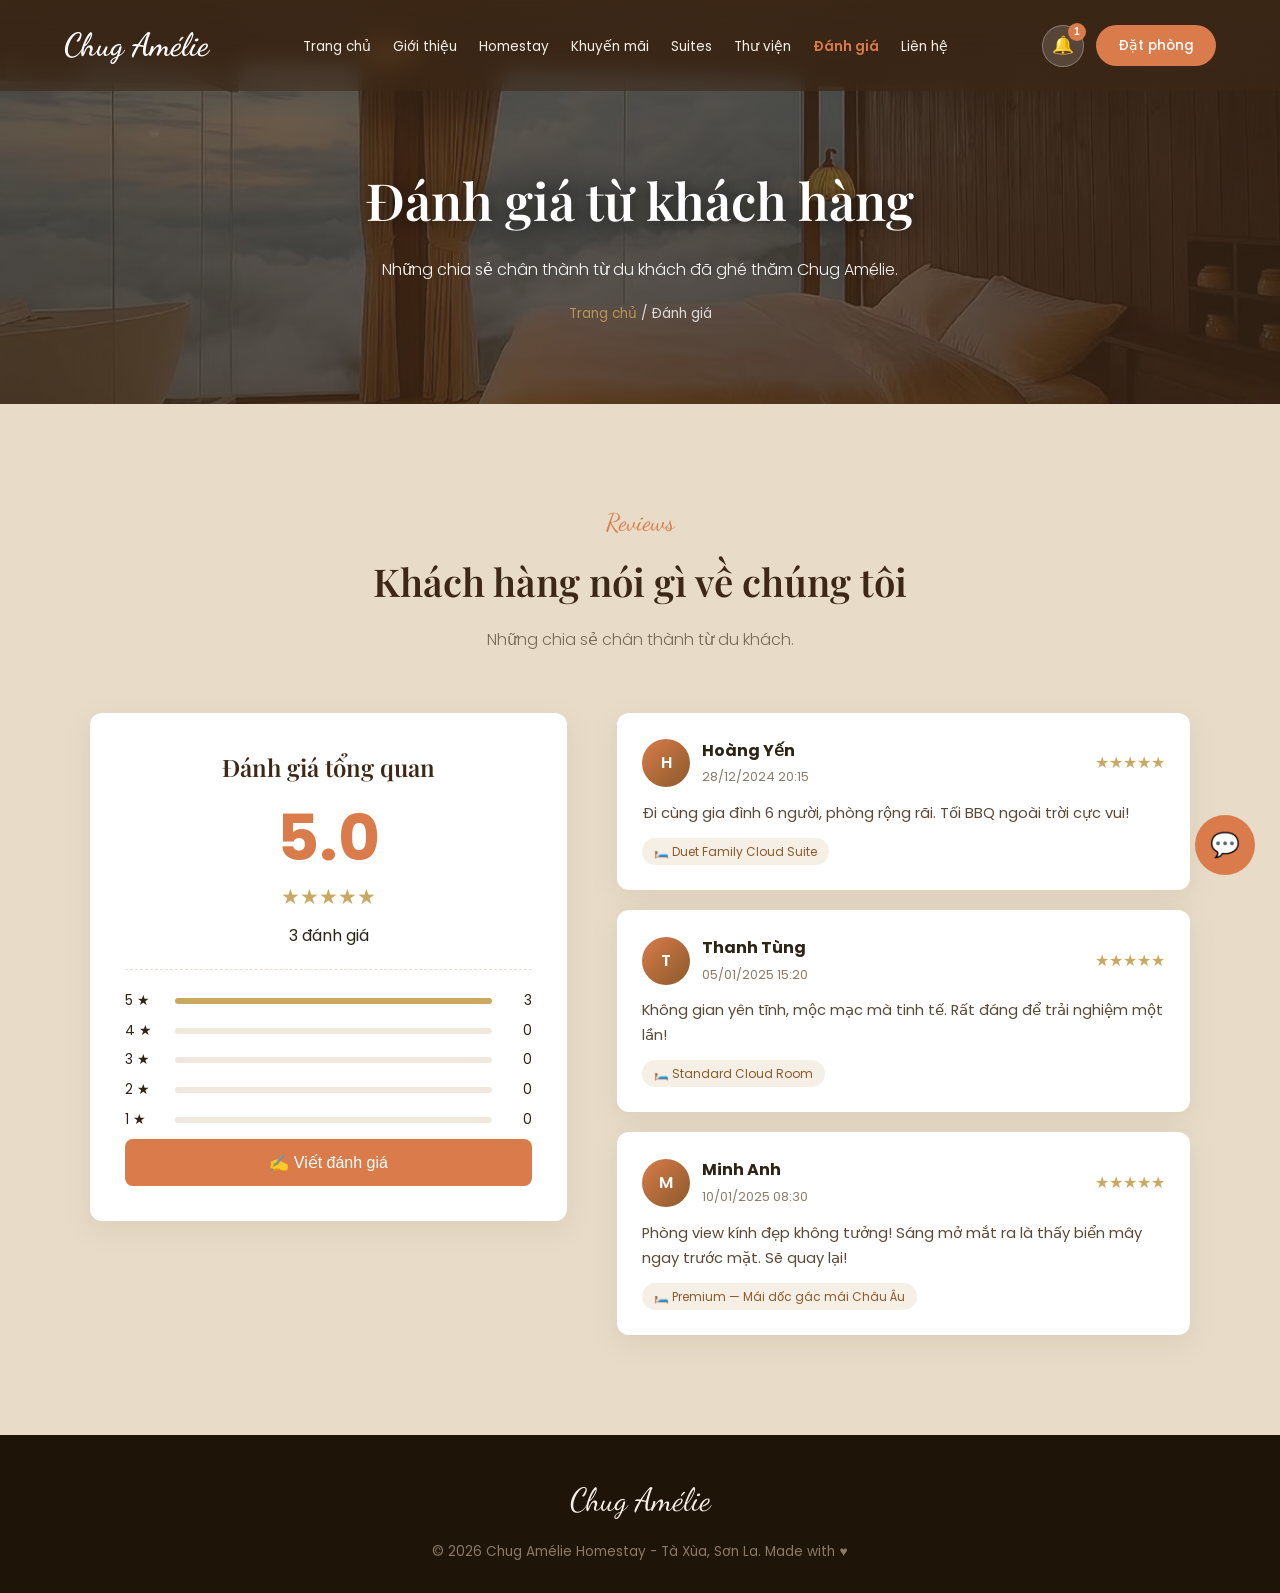
<file: danh-gia.html>
<!DOCTYPE html>
<html lang="vi">
<head>
<meta charset="UTF-8">
<meta name="viewport" content="width=device-width, initial-scale=1.0">
<title>Đánh giá - Chug Amélie</title>
<link href="https://fonts.googleapis.com/css2?family=Playfair+Display:wght@400;600;700&family=Poppins:wght@300;400;500;600&family=Dancing+Script:wght@600&display=swap" rel="stylesheet">
<link rel="stylesheet" href="css/style.css">
</head>
<body>

<div class="loader" id="loader"><div class="loader-logo">Chug Amélie</div><div class="loader-bar"></div></div>
<div class="toast-container" id="toastContainer"></div>

<nav class="navbar" id="navbar">
<div class="logo">Chug Amélie</div>
<button class="menu-toggle" onclick="toggleMenu()">☰</button>
<ul class="nav-links" id="navLinks">
<li><a href="index.html">Trang chủ</a></li>
<li><a href="gian.html">Giới thiệu</a></li>
<li><a href="homestay.html">Homestay</a></li>
<li><a href="khuyen-mai.html">Khuyến mãi</a></li>
<li><a href="suites.html">Suites</a></li>
<li><a href="thu-vien.html">Thư viện</a></li>
<li><a href="danh-gia.html" class="active">Đánh giá</a></li>
<li><a href="lien-he.html">Liên hệ</a></li>
</ul>
<div class="nav-actions">
<button class="btn-notify" onclick="toggleNotifPanel()">🔔<span class="badge-count" id="notifCount">0</span></button>
<a href="tel:0325292907" class="btn-book">Đặt phòng</a>
</div>
</nav>

<div class="notif-panel" id="notifPanel">
<div class="notif-header"><h4>🔔 Thông báo</h4><button class="notif-clear" onclick="clearAllNotifs()">Xóa tất cả</button></div>
<div class="notif-body" id="notifBody"><div class="notif-empty">Chưa có thông báo nào</div></div>
</div>

<header class="page-header" style="background:linear-gradient(rgba(61,40,23,.75),rgba(61,40,23,.75)),url('images/room-premium.jpg') center/cover">
<h1>Đánh giá từ khách hàng</h1>
<p>Những chia sẻ chân thành từ du khách đã ghé thăm Chug Amélie.</p>
<div class="breadcrumb"><a href="index.html">Trang chủ</a> / Đánh giá</div>
</header>

<section class="reviews">
<div class="section-label">Reviews</div>
<h2 class="section-title">Khách hàng nói gì về chúng tôi</h2>
<p class="section-subtitle">Những chia sẻ chân thành từ du khách.</p>

<div class="reviews-container">
<div class="review-summary reveal">
<h3>Đánh giá tổng quan</h3>
<div class="avg-score">
<div class="number" id="avgScore">5.0</div>
<div class="stars-display" id="avgStars">★★★★★</div>
<p><span id="totalReviews">0</span> đánh giá</p>
</div>
<div class="rating-bars">
<div class="rating-row"><span class="label">5 ★</span><div class="bar-bg"><div class="bar-fill" data-star="5"></div></div><span class="count" data-count-star="5">0</span></div>
<div class="rating-row"><span class="label">4 ★</span><div class="bar-bg"><div class="bar-fill" data-star="4"></div></div><span class="count" data-count-star="4">0</span></div>
<div class="rating-row"><span class="label">3 ★</span><div class="bar-bg"><div class="bar-fill" data-star="3"></div></div><span class="count" data-count-star="3">0</span></div>
<div class="rating-row"><span class="label">2 ★</span><div class="bar-bg"><div class="bar-fill" data-star="2"></div></div><span class="count" data-count-star="2">0</span></div>
<div class="rating-row"><span class="label">1 ★</span><div class="bar-bg"><div class="bar-fill" data-star="1"></div></div><span class="count" data-count-star="1">0</span></div>
</div>
<button class="btn-write-review" onclick="openReviewModal()">✍️ Viết đánh giá</button>
</div>
<div class="reviews-list" id="reviewsList"></div>
</div>
</section>

<footer>
<div class="footer-logo">Chug Amélie</div>
<p>© 2026 Chug Amélie Homestay - Tà Xùa, Sơn La. Made with ♥</p>
</footer>

<div class="modal-overlay" id="reviewModal">
<div class="modal">
<button class="modal-close" onclick="closeReviewModal()">✕</button>
<h3>✍️ Viết đánh giá</h3>
<p class="modal-subtitle">Chia sẻ trải nghiệm của bạn</p>
<form id="reviewForm">
<label>Tên của bạn *</label><input type="text" id="rvName" required placeholder="Nguyễn Văn A">
<label>Hạng phòng đã ở</label>
<select id="rvRoom">
<option value="">-- Chọn hạng phòng --</option>
<option>Standard Cloud Room</option>
<option>Premium Cloud Suite</option>
<option>Duet Family Cloud Suite</option>
</select>
<label>Đánh giá *</label>
<div class="star-picker" id="starPicker">
<button type="button" class="star active" data-value="1">★</button>
<button type="button" class="star active" data-value="2">★</button>
<button type="button" class="star active" data-value="3">★</button>
<button type="button" class="star active" data-value="4">★</button>
<button type="button" class="star active" data-value="5">★</button>
</div>
<input type="hidden" id="rvStars" value="5">
<label>Nội dung đánh giá *</label><textarea rows="4" id="rvText" required></textarea>
<button type="submit" class="btn-submit-review">Gửi đánh giá</button>
</form>
</div>
</div>

<div class="modal-overlay success-modal" id="successModal">
<div class="modal">
<div class="success-icon">✓</div>
<h3 id="successTitle">Cảm ơn bạn!</h3>
<p id="successMsg">Đánh giá của bạn đã được gửi.</p>
<div class="booking-code" id="bookingCode">CA-000000</div>
<button class="btn-primary" onclick="closeSuccessModal()" style="width:100%;margin-top:15px">Đóng</button>
</div>
</div>

<button class="back-top" id="backTop" onclick="window.scrollTo({top:0,behavior:'smooth'})">↑</button>

<button class="chatbot-btn" onclick="toggleChat()">💬</button>
<div class="chat-window" id="chatWindow">
<div class="chat-header"><div><h4>Chug Amélie</h4><small>● Đang trực tuyến</small></div><button class="chat-close" onclick="toggleChat()">✕</button></div>
<div class="chat-body" id="chatBody"><div class="msg bot">Dạ vâng, Chug Amélie xin chào! Em có thể giúp gì ạ? 🌿</div></div>
<div class="chat-input"><input type="text" id="chatInput" placeholder="Nhập tin nhắn..." onkeypress="if(event.key==='Enter')sendMsg()"><button onclick="sendMsg()">Gửi</button></div>
</div>

<script src="js/script.js"></script>
</body>
</html>
</file>
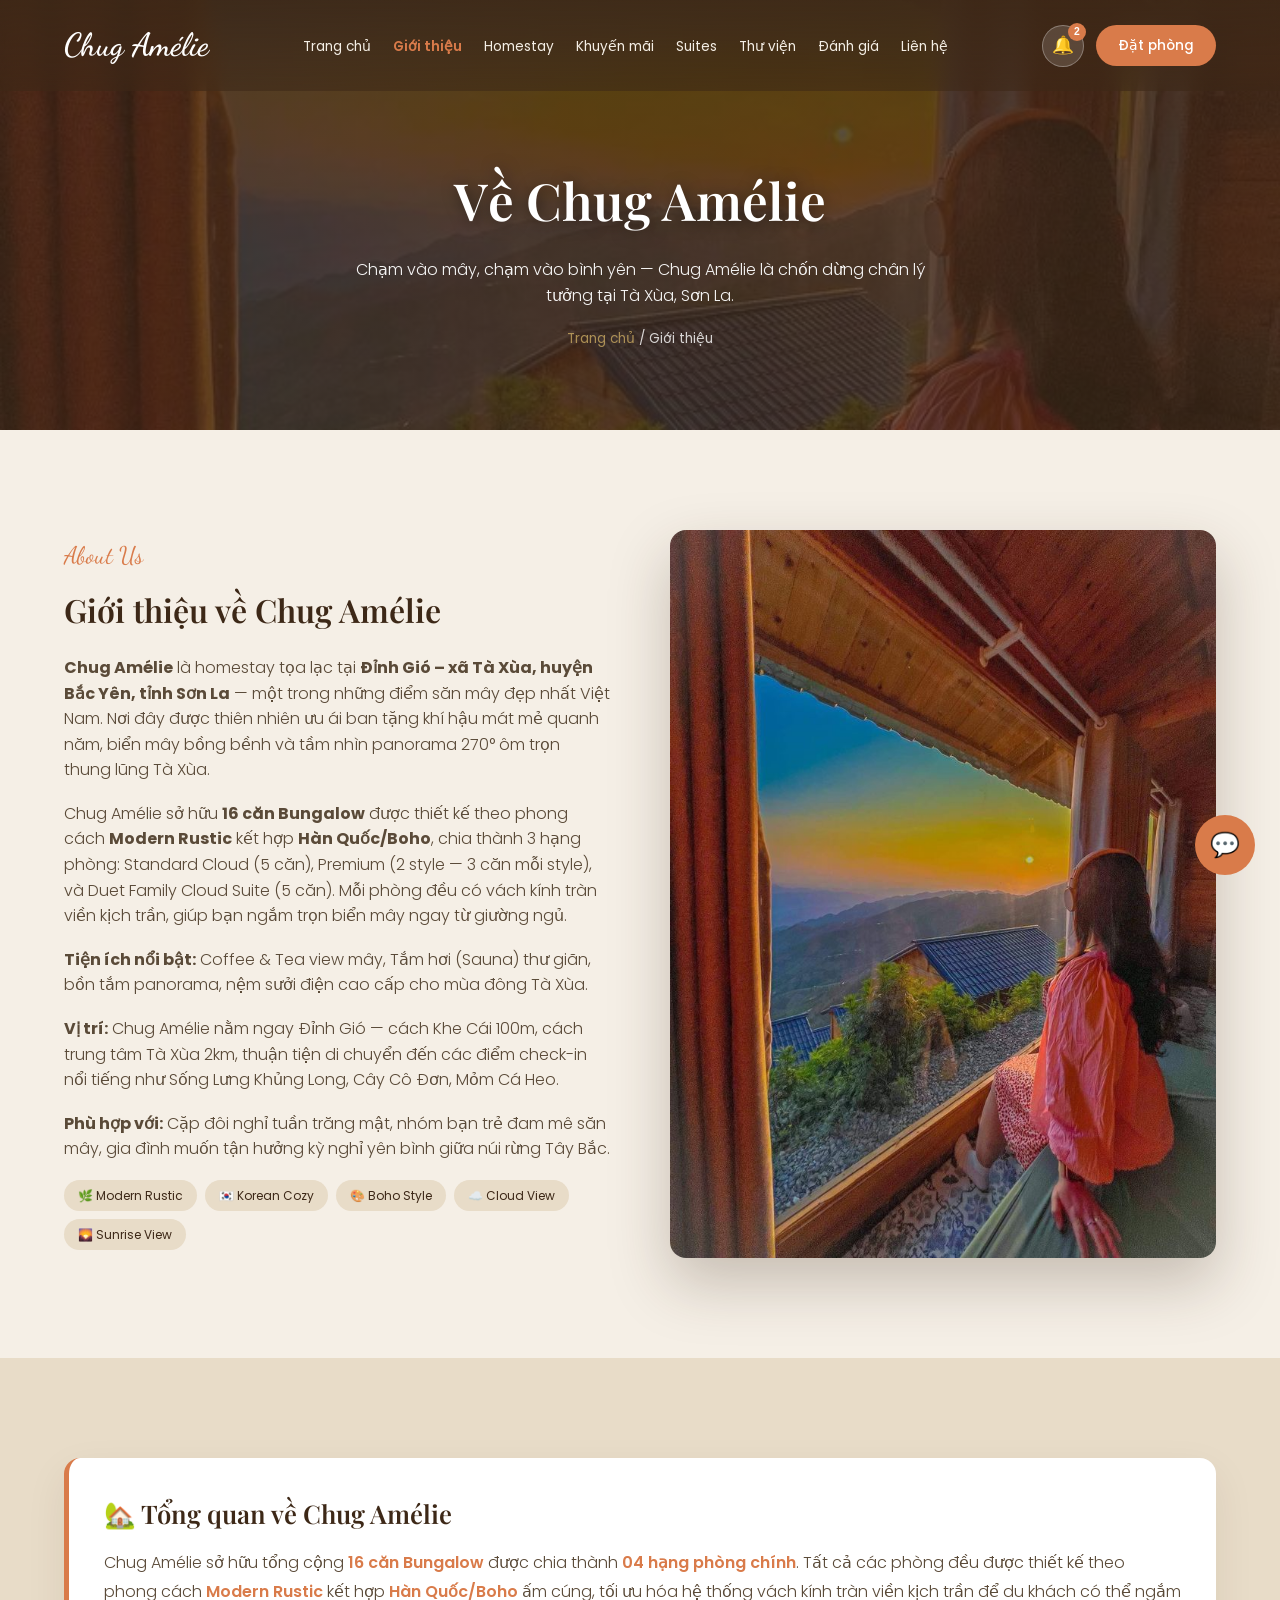
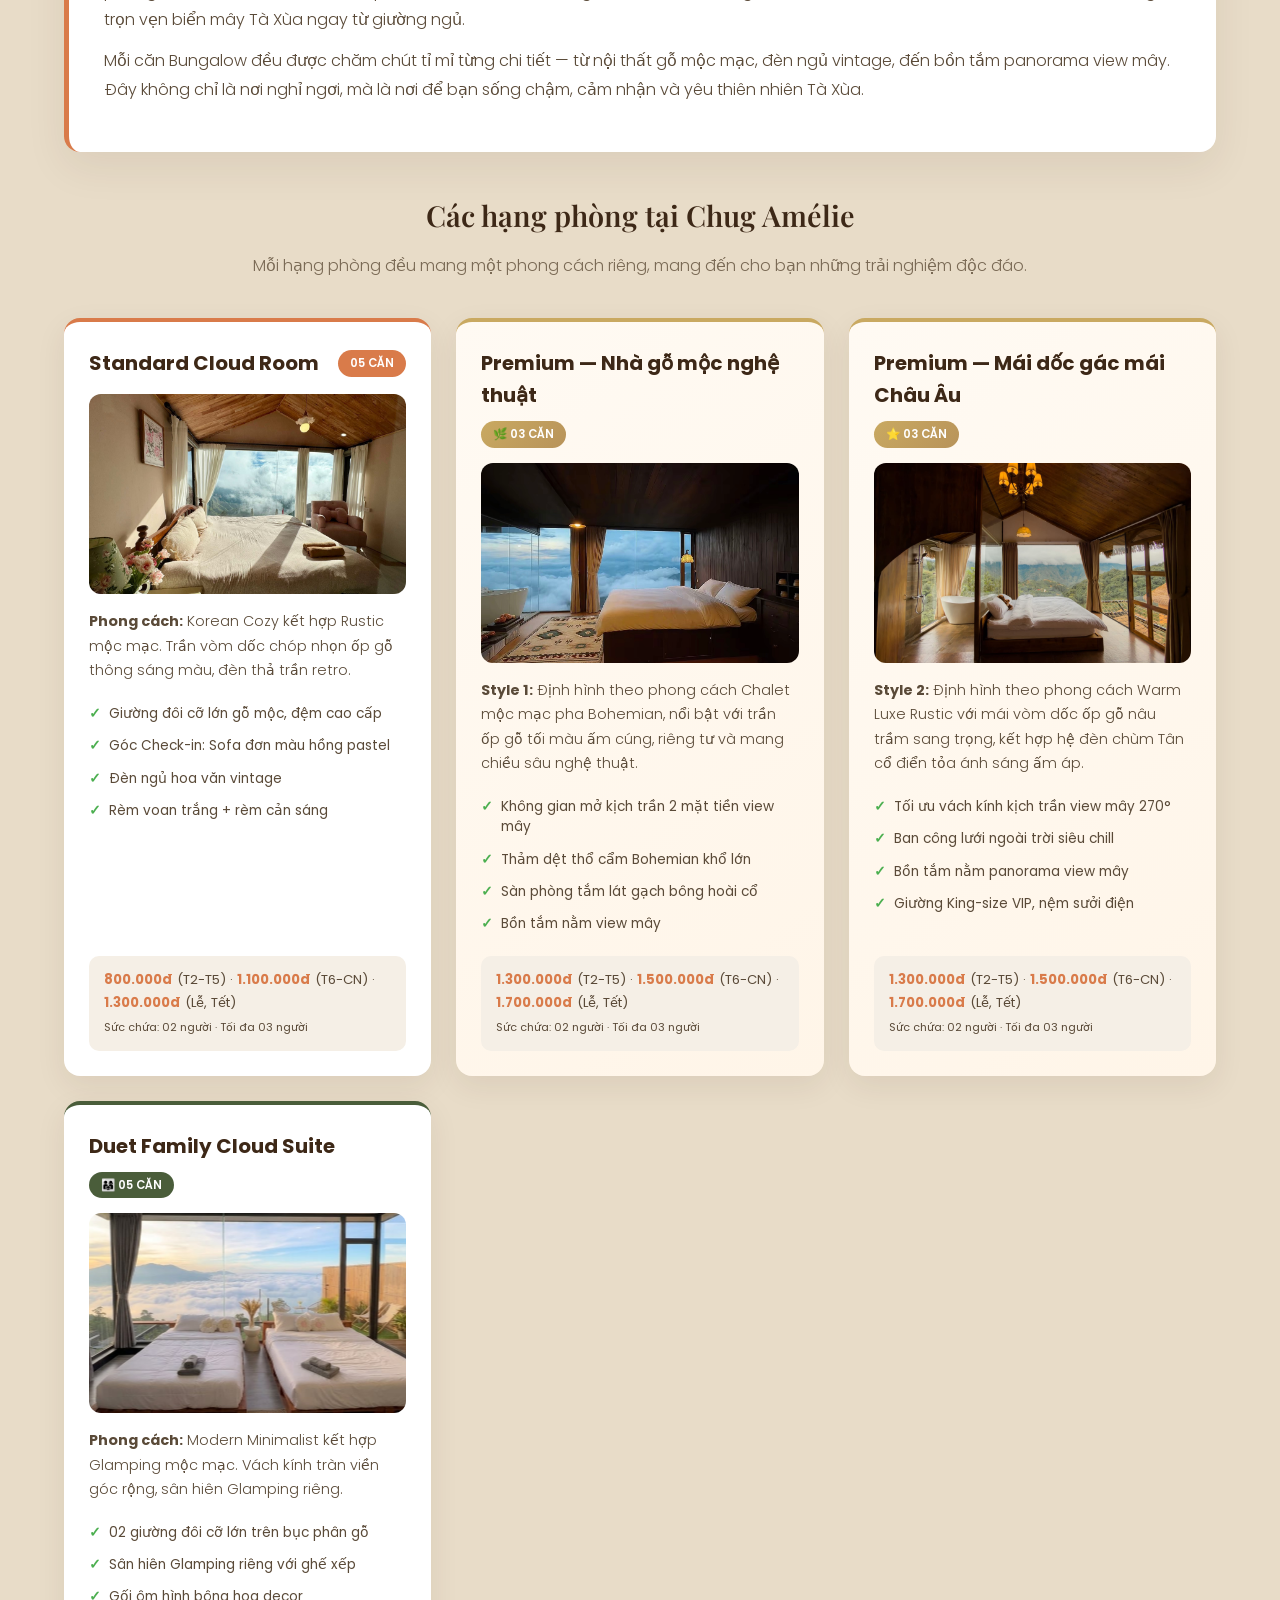
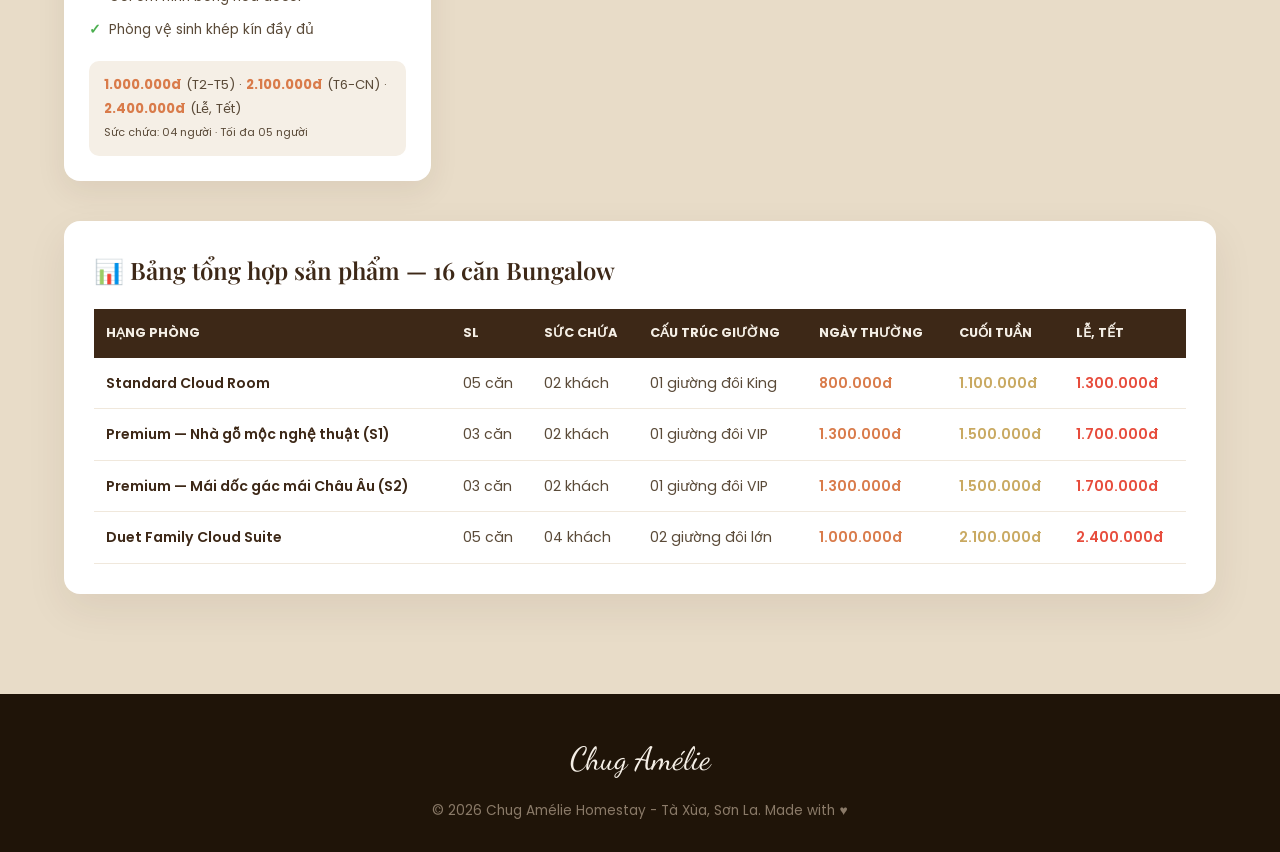
<file: gian.html>
<!DOCTYPE html>
<html lang="vi">
<head>
<meta charset="UTF-8">
<meta name="viewport" content="width=device-width, initial-scale=1.0">
<title>Giới thiệu - Chug Amélie</title>
<link href="https://fonts.googleapis.com/css2?family=Playfair+Display:wght@400;600;700&family=Poppins:wght@300;400;500;600&family=Dancing+Script:wght@600&display=swap" rel="stylesheet">
<link rel="stylesheet" href="css/style.css">
</head>
<body>

<div class="loader" id="loader"><div class="loader-logo">Chug Amélie</div><div class="loader-bar"></div></div>
<div class="toast-container" id="toastContainer"></div>

<nav class="navbar" id="navbar">
<div class="logo">Chug Amélie</div>
<button class="menu-toggle" onclick="toggleMenu()">☰</button>
<ul class="nav-links" id="navLinks">
<li><a href="index.html">Trang chủ</a></li>
<li><a href="gian.html" class="active">Giới thiệu</a></li>
<li><a href="homestay.html">Homestay</a></li>
<li><a href="khuyen-mai.html">Khuyến mãi</a></li>
<li><a href="suites.html">Suites</a></li>
<li><a href="thu-vien.html">Thư viện</a></li>
<li><a href="danh-gia.html">Đánh giá</a></li>
<li><a href="lien-he.html">Liên hệ</a></li>
</ul>
<div class="nav-actions">
<button class="btn-notify" onclick="toggleNotifPanel()">🔔<span class="badge-count" id="notifCount">0</span></button>
<a href="tel:0325292907" class="btn-book">Đặt phòng</a>
</div>
</nav>

<div class="notif-panel" id="notifPanel">
<div class="notif-header"><h4>🔔 Thông báo</h4><button class="notif-clear" onclick="clearAllNotifs()">Xóa tất cả</button></div>
<div class="notif-body" id="notifBody"><div class="notif-empty">Chưa có thông báo nào</div></div>
</div>

<!-- ========== PAGE HEADER ========== -->
<header class="page-header" style="background:linear-gradient(rgba(61,40,23,.75),rgba(61,40,23,.75)),url('images/gioi-thieu.jpg') center/cover">
<h1>Về Chug Amélie</h1>
<p>Chạm vào mây, chạm vào bình yên — Chug Amélie là chốn dừng chân lý tưởng tại Tà Xùa, Sơn La.</p>
<div class="breadcrumb"><a href="index.html">Trang chủ</a> / Giới thiệu</div>
</header>

<!-- ========== ABOUT - GIỚI THIỆU (CHỮ TRÁI + ẢNH PHẢI) ========== -->
<section class="about">
<div class="about-grid">
<div class="about-text reveal">
<div class="section-label" style="text-align:left">About Us</div>
<h3>Giới thiệu về Chug Amélie</h3>
<p><strong>Chug Amélie</strong> là homestay tọa lạc tại <strong>Đỉnh Gió – xã Tà Xùa, huyện Bắc Yên, tỉnh Sơn La</strong> — một trong những điểm săn mây đẹp nhất Việt Nam. Nơi đây được thiên nhiên ưu ái ban tặng khí hậu mát mẻ quanh năm, biển mây bồng bềnh và tầm nhìn panorama 270° ôm trọn thung lũng Tà Xùa.</p>
<p>Chug Amélie sở hữu <strong>16 căn Bungalow</strong> được thiết kế theo phong cách <strong>Modern Rustic</strong> kết hợp <strong>Hàn Quốc/Boho</strong>, chia thành 3 hạng phòng: Standard Cloud (5 căn), Premium (2 style — 3 căn mỗi style), và Duet Family Cloud Suite (5 căn). Mỗi phòng đều có vách kính tràn viền kịch trần, giúp bạn ngắm trọn biển mây ngay từ giường ngủ.</p>
<p><strong>Tiện ích nổi bật:</strong> Coffee & Tea view mây, Tắm hơi (Sauna) thư giãn, bồn tắm panorama, nệm sưởi điện cao cấp cho mùa đông Tà Xùa.</p>
<p><strong>Vị trí:</strong> Chug Amélie nằm ngay Đỉnh Gió — cách Khe Cái 100m, cách trung tâm Tà Xùa 2km, thuận tiện di chuyển đến các điểm check-in nổi tiếng như Sống Lưng Khủng Long, Cây Cô Đơn, Mỏm Cá Heo.</p>
<p><strong>Phù hợp với:</strong> Cặp đôi nghỉ tuần trăng mật, nhóm bạn trẻ đam mê săn mây, gia đình muốn tận hưởng kỳ nghỉ yên bình giữa núi rừng Tây Bắc.</p>
<div class="style-tags">
<span class="style-tag">🌿 Modern Rustic</span>
<span class="style-tag">🇰🇷 Korean Cozy</span>
<span class="style-tag">🎨 Boho Style</span>
<span class="style-tag">☁️ Cloud View</span>
<span class="style-tag">🌄 Sunrise View</span>
</div>
</div>

<!-- ẢNH BÊN PHẢI - CĂN GIỮA, KHÔNG LỆCH -->
<div class="about-image reveal" style="align-self:center">
<img src="images/gioi-thieu.jpg" alt="Chug Amélie - Ngắm hoàng hôn từ ban công" style="width:100%;aspect-ratio:3/4;object-fit:cover;border-radius:16px;box-shadow:0 25px 60px rgba(61,40,23,.25);display:block">
</div>

</div>
</section>

<!-- ========== TỔNG QUAN + CÁC HẠNG PHÒNG ========== -->
<section style="background:var(--bg)">
<div class="about-details" style="margin-top:0">
<div class="about-overview reveal">
<h3>🏡 Tổng quan về Chug Amélie</h3>
<p>Chug Amélie sở hữu tổng cộng <span class="highlight">16 căn Bungalow</span> được chia thành <span class="highlight">04 hạng phòng chính</span>. Tất cả các phòng đều được thiết kế theo phong cách <span class="highlight">Modern Rustic</span> kết hợp <span class="highlight">Hàn Quốc/Boho</span> ấm cúng, tối ưu hóa hệ thống vách kính tràn viền kịch trần để du khách có thể ngắm trọn vẹn biển mây Tà Xùa ngay từ giường ngủ.</p>
<p>Mỗi căn Bungalow đều được chăm chút tỉ mỉ từng chi tiết — từ nội thất gỗ mộc mạc, đèn ngủ vintage, đến bồn tắm panorama view mây. Đây không chỉ là nơi nghỉ ngơi, mà là nơi để bạn sống chậm, cảm nhận và yêu thiên nhiên Tà Xùa.</p>
</div>

<h3 style="text-align:center;font-size:1.8rem;color:var(--wd);margin-bottom:15px">Các hạng phòng tại Chug Amélie</h3>
<p style="text-align:center;color:#7a6a55;margin-bottom:40px;font-weight:300">Mỗi hạng phòng đều mang một phong cách riêng, mang đến cho bạn những trải nghiệm độc đáo.</p>

<div class="room-types-grid">

<!-- Standard Cloud Room -->
<div class="room-type-card reveal">
<div class="room-type-header"><h4>Standard Cloud Room</h4><span class="room-type-badge">05 CĂN</span></div>
<img src="images/room-standard.jpg" alt="Standard Cloud Room" class="room-type-img">
<p class="room-type-desc"><strong>Phong cách:</strong> Korean Cozy kết hợp Rustic mộc mạc. Trần vòm dốc chóp nhọn ốp gỗ thông sáng màu, đèn thả trần retro.</p>
<ul class="room-type-features">
<li>Giường đôi cỡ lớn gỗ mộc, đệm cao cấp</li>
<li>Góc Check-in: Sofa đơn màu hồng pastel</li>
<li>Đèn ngủ hoa văn vintage</li>
<li>Rèm voan trắng + rèm cản sáng</li>
</ul>
<div class="room-type-price"><strong>800.000đ</strong> (T2-T5) · <strong>1.100.000đ</strong> (T6-CN) · <strong>1.300.000đ</strong> (Lễ, Tết)<br><small>Sức chứa: 02 người · Tối đa 03 người</small></div>
</div>

<!-- Premium Style 1 -->
<div class="room-type-card premium-type reveal">
<div class="room-type-header"><h4>Premium — Nhà gỗ mộc nghệ thuật</h4><span class="room-type-badge gold">🌿 03 CĂN</span></div>
<img src="images/room-premium.jpg" alt="Premium Style 1" class="room-type-img">
<p class="room-type-desc"><strong>Style 1:</strong> Định hình theo phong cách Chalet mộc mạc pha Bohemian, nổi bật với trần ốp gỗ tối màu ấm cúng, riêng tư và mang chiều sâu nghệ thuật.</p>
<ul class="room-type-features">
<li>Không gian mở kịch trần 2 mặt tiền view mây</li>
<li>Thảm dệt thổ cẩm Bohemian khổ lớn</li>
<li>Sàn phòng tắm lát gạch bông hoài cổ</li>
<li>Bồn tắm nằm view mây</li>
</ul>
<div class="room-type-price"><strong>1.300.000đ</strong> (T2-T5) · <strong>1.500.000đ</strong> (T6-CN) · <strong>1.700.000đ</strong> (Lễ, Tết)<br><small>Sức chứa: 02 người · Tối đa 03 người</small></div>
</div>

<!-- Premium Style 2 -->
<div class="room-type-card premium-type reveal">
<div class="room-type-header"><h4>Premium — Mái dốc gác mái Châu Âu</h4><span class="room-type-badge gold">⭐ 03 CĂN</span></div>
<img src="images/room-premium-2.jpg" alt="Premium Style 2" class="room-type-img">
<p class="room-type-desc"><strong>Style 2:</strong> Định hình theo phong cách Warm Luxe Rustic với mái vòm dốc ốp gỗ nâu trầm sang trọng, kết hợp hệ đèn chùm Tân cổ điển tỏa ánh sáng ấm áp.</p>
<ul class="room-type-features">
<li>Tối ưu vách kính kịch trần view mây 270°</li>
<li>Ban công lưới ngoài trời siêu chill</li>
<li>Bồn tắm nằm panorama view mây</li>
<li>Giường King-size VIP, nệm sưởi điện</li>
</ul>
<div class="room-type-price"><strong>1.300.000đ</strong> (T2-T5) · <strong>1.500.000đ</strong> (T6-CN) · <strong>1.700.000đ</strong> (Lễ, Tết)<br><small>Sức chứa: 02 người · Tối đa 03 người</small></div>
</div>

<!-- Duet Family -->
<div class="room-type-card family-type reveal">
<div class="room-type-header"><h4>Duet Family Cloud Suite</h4><span class="room-type-badge green">👨‍👩‍👧 05 CĂN</span></div>
<img src="images/room-family.jpg" alt="Duet Family Cloud Suite" class="room-type-img">
<p class="room-type-desc"><strong>Phong cách:</strong> Modern Minimalist kết hợp Glamping mộc mạc. Vách kính tràn viền góc rộng, sân hiên Glamping riêng.</p>
<ul class="room-type-features">
<li>02 giường đôi cỡ lớn trên bục phân gỗ</li>
<li>Sân hiên Glamping riêng với ghế xếp</li>
<li>Gối ôm hình bông hoa decor</li>
<li>Phòng vệ sinh khép kín đầy đủ</li>
</ul>
<div class="room-type-price"><strong>1.000.000đ</strong> (T2-T5) · <strong>2.100.000đ</strong> (T6-CN) · <strong>2.400.000đ</strong> (Lễ, Tết)<br><small>Sức chứa: 04 người · Tối đa 05 người</small></div>
</div>
</div>

<!-- BẢNG GIÁ -->
<div class="price-table-wrapper reveal">
<h3>📊 Bảng tổng hợp sản phẩm — 16 căn Bungalow</h3>
<table class="price-table">
<thead><tr><th>Hạng phòng</th><th>SL</th><th>Sức chứa</th><th>Cấu trúc giường</th><th>Ngày thường</th><th>Cuối tuần</th><th>Lễ, Tết</th></tr></thead>
<tbody>
<tr><td class="room-name">Standard Cloud Room</td><td>05 căn</td><td>02 khách</td><td>01 giường đôi King</td><td class="price-normal">800.000đ</td><td class="price-weekend">1.100.000đ</td><td class="price-holiday">1.300.000đ</td></tr>
<tr><td class="room-name">Premium — Nhà gỗ mộc nghệ thuật (S1)</td><td>03 căn</td><td>02 khách</td><td>01 giường đôi VIP</td><td class="price-normal">1.300.000đ</td><td class="price-weekend">1.500.000đ</td><td class="price-holiday">1.700.000đ</td></tr>
<tr><td class="room-name">Premium — Mái dốc gác mái Châu Âu (S2)</td><td>03 căn</td><td>02 khách</td><td>01 giường đôi VIP</td><td class="price-normal">1.300.000đ</td><td class="price-weekend">1.500.000đ</td><td class="price-holiday">1.700.000đ</td></tr>
<tr><td class="room-name">Duet Family Cloud Suite</td><td>05 căn</td><td>04 khách</td><td>02 giường đôi lớn</td><td class="price-normal">1.000.000đ</td><td class="price-weekend">2.100.000đ</td><td class="price-holiday">2.400.000đ</td></tr>
</tbody>
</table>
</div>
</div>
</section>

<footer>
<div class="footer-logo">Chug Amélie</div>
<p>© 2026 Chug Amélie Homestay - Tà Xùa, Sơn La. Made with ♥</p>
</footer>

<button class="back-top" id="backTop" onclick="window.scrollTo({top:0,behavior:'smooth'})">↑</button>

<button class="chatbot-btn" onclick="toggleChat()">💬</button>
<div class="chat-window" id="chatWindow">
<div class="chat-header"><div><h4>Chug Amélie</h4><small>● Đang trực tuyến</small></div><button class="chat-close" onclick="toggleChat()">✕</button></div>
<div class="chat-body" id="chatBody"><div class="msg bot">Dạ vâng, Chug Amélie xin chào! Em có thể giúp gì ạ? 🌿</div></div>
<div class="chat-input"><input type="text" id="chatInput" placeholder="Nhập tin nhắn..." onkeypress="if(event.key==='Enter')sendMsg()"><button onclick="sendMsg()">Gửi</button></div>
</div>

<script src="js/script.js"></script>

</body>
</html>
</file>
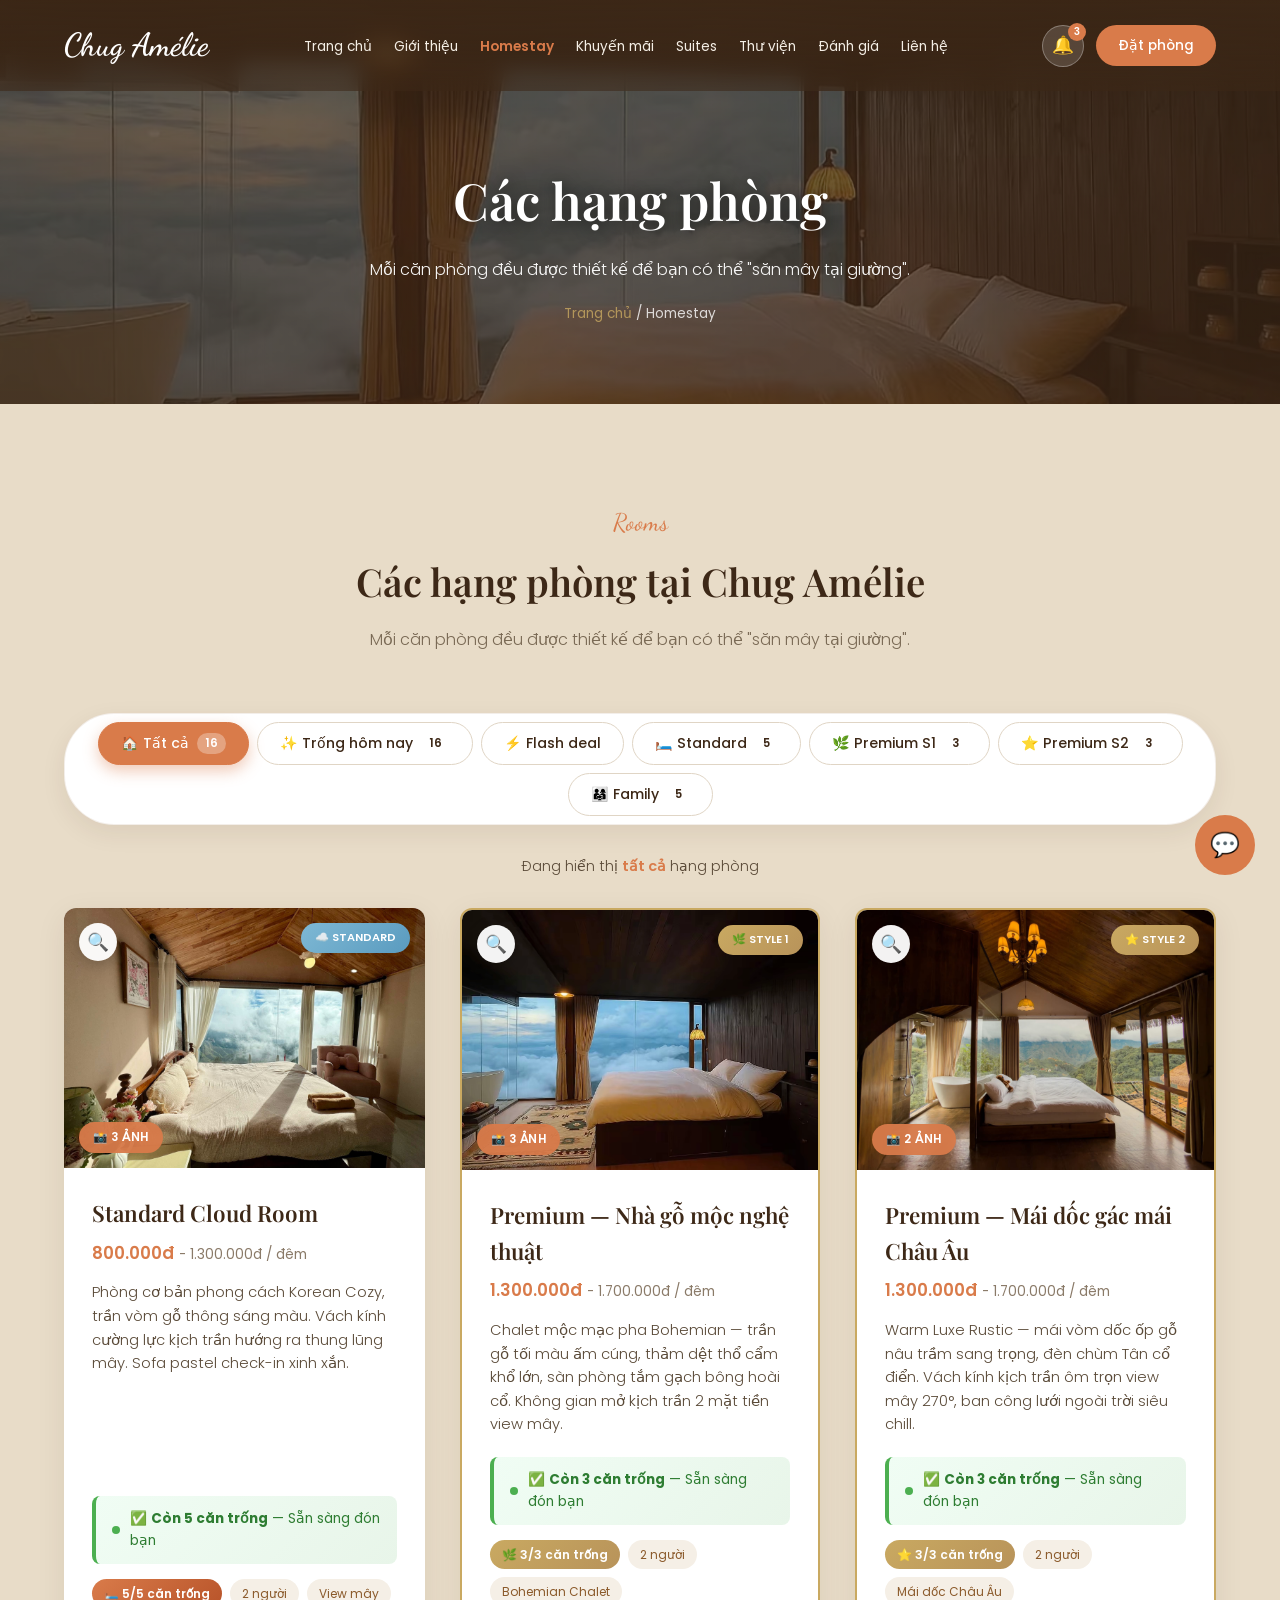
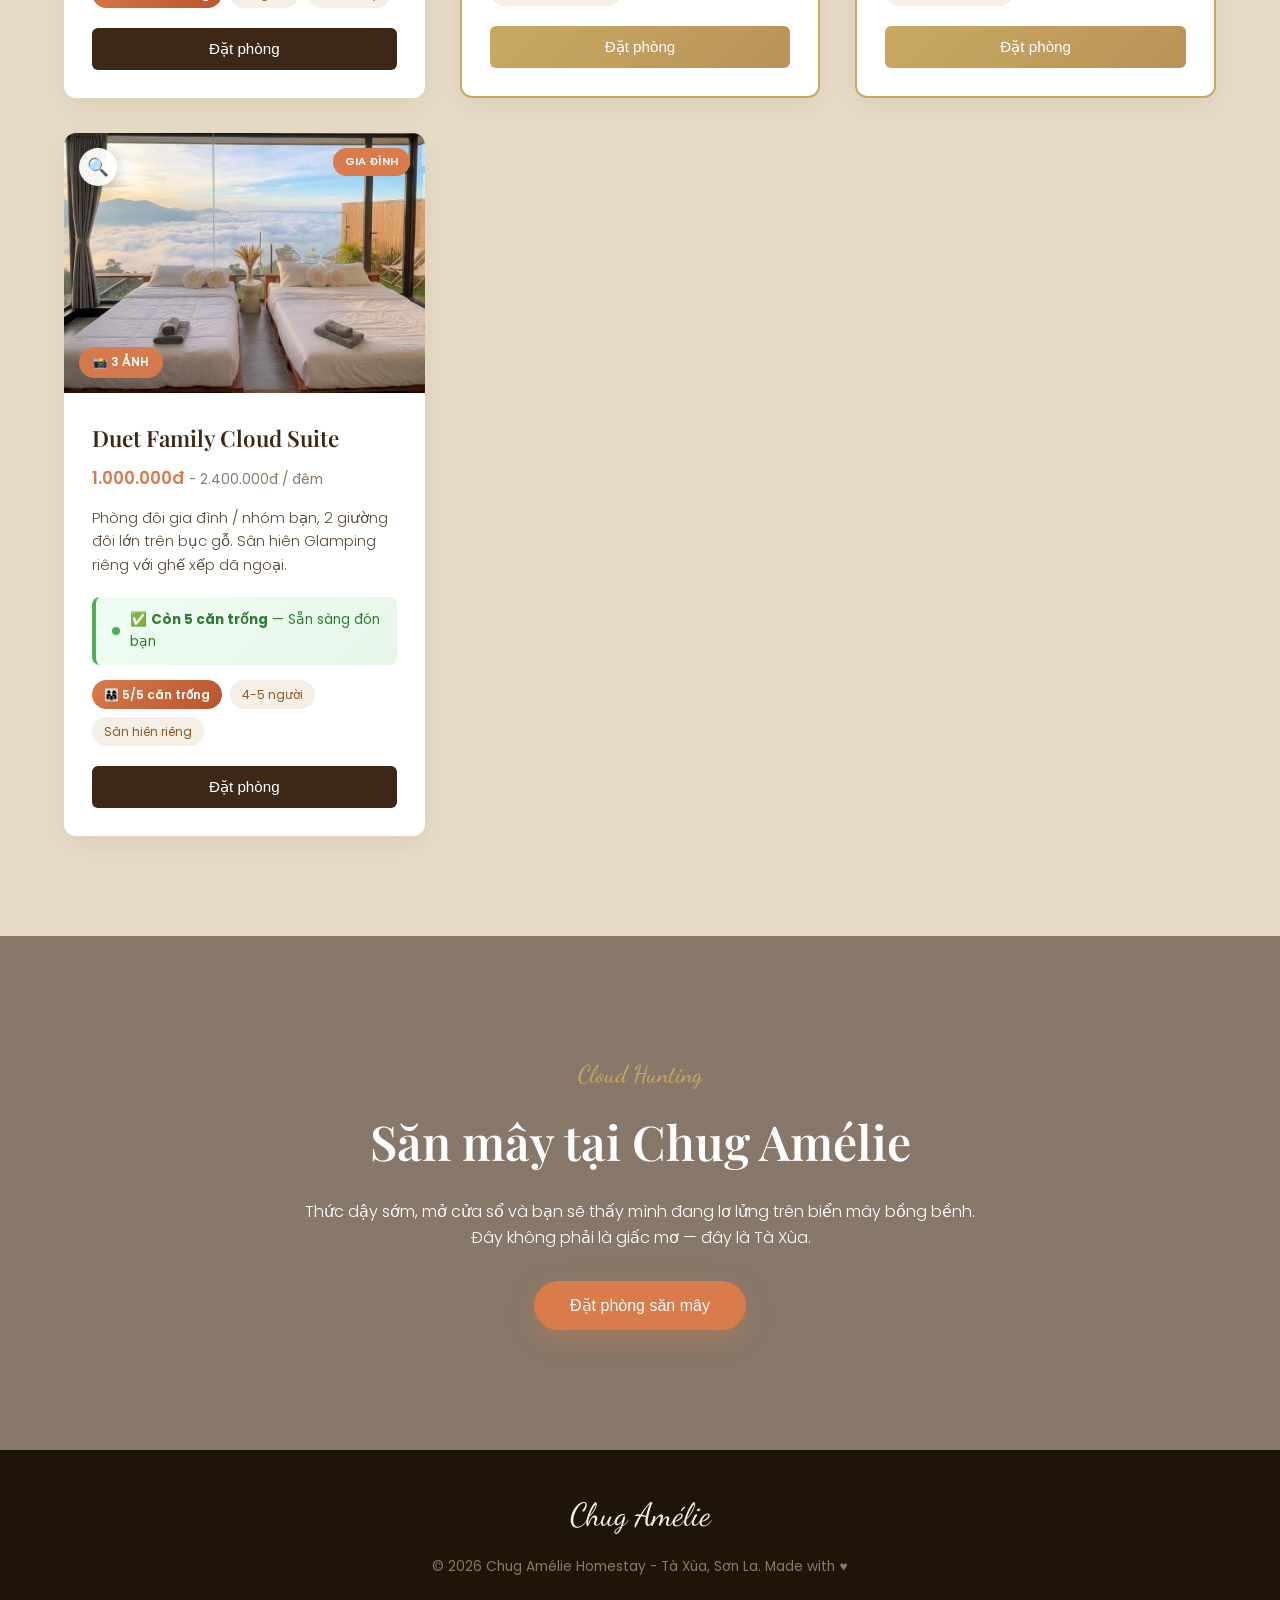
<file: homestay.html>
<!DOCTYPE html>
<html lang="vi">
<head>
<meta charset="UTF-8">
<meta name="viewport" content="width=device-width, initial-scale=1.0">
<title>Homestay - Chug Amélie</title>
<link href="https://fonts.googleapis.com/css2?family=Playfair+Display:wght@400;600;700&family=Poppins:wght@300;400;500;600&family=Dancing+Script:wght@600&display=swap" rel="stylesheet">
<link rel="stylesheet" href="css/style.css">
</head>
<body>

<div class="loader" id="loader"><div class="loader-logo">Chug Amélie</div><div class="loader-bar"></div></div>
<div class="toast-container" id="toastContainer"></div>

<nav class="navbar" id="navbar">
<div class="logo">Chug Amélie</div>
<button class="menu-toggle" onclick="toggleMenu()">☰</button>
<ul class="nav-links" id="navLinks">
<li><a href="index.html">Trang chủ</a></li>
<li><a href="gian.html">Giới thiệu</a></li>
<li><a href="homestay.html" class="active">Homestay</a></li>
<li><a href="khuyen-mai.html">Khuyến mãi</a></li>
<li><a href="suites.html">Suites</a></li>
<li><a href="thu-vien.html">Thư viện</a></li>
<li><a href="danh-gia.html">Đánh giá</a></li>
<li><a href="lien-he.html">Liên hệ</a></li>
</ul>
<div class="nav-actions">
<button class="btn-notify" onclick="toggleNotifPanel()">🔔<span class="badge-count" id="notifCount">0</span></button>
<a href="tel:0325292907" class="btn-book">Đặt phòng</a>
</div>
</nav>

<div class="notif-panel" id="notifPanel">
<div class="notif-header"><h4>🔔 Thông báo</h4><button class="notif-clear" onclick="clearAllNotifs()">Xóa tất cả</button></div>
<div class="notif-body" id="notifBody"><div class="notif-empty">Chưa có thông báo nào</div></div>
</div>

<!-- ========== PAGE HEADER ========== -->
<header class="page-header" style="background:linear-gradient(rgba(61,40,23,.75),rgba(61,40,23,.75)),url('images/room-premium.jpg') center/cover">
<h1>Các hạng phòng</h1>
<p>Mỗi căn phòng đều được thiết kế để bạn có thể "săn mây tại giường".</p>
<div class="breadcrumb"><a href="index.html">Trang chủ</a> / Homestay</div>
</header>

<!-- ========== ROOMS ========== -->
<section class="rooms">
<div class="section-label">Rooms</div>
<h2 class="section-title">Các hạng phòng tại Chug Amélie</h2>
<p class="section-subtitle">Mỗi căn phòng đều được thiết kế để bạn có thể "săn mây tại giường".</p>

<!-- BỘ LỌC PHÒNG -->
<div class="rooms-filter-bar">
<button class="filter-chip active" data-filter="all" onclick="filterRooms(this)">🏠 Tất cả <span class="chip-count">16</span></button>
<button class="filter-chip" data-filter="available" onclick="filterRooms(this)">✨ Trống hôm nay <span class="chip-count" id="availableCount">0</span></button>
<button class="filter-chip" data-filter="flash" onclick="filterRooms(this)">⚡ Flash deal</button>
<button class="filter-chip" data-filter="standard" onclick="filterRooms(this)">🛏️ Standard <span class="chip-count">5</span></button>
<button class="filter-chip" data-filter="premium" onclick="filterRooms(this)">🌿 Premium S1 <span class="chip-count">3</span></button>
<button class="filter-chip" data-filter="premium2" onclick="filterRooms(this)">⭐ Premium S2 <span class="chip-count">3</span></button>
<button class="filter-chip" data-filter="family" onclick="filterRooms(this)">👨‍👩‍👧 Family <span class="chip-count">5</span></button>
</div>

<div class="filter-result" id="filterResult">Đang hiển thị <strong>tất cả</strong> hạng phòng</div>

<div class="rooms-grid" id="roomsGrid">

<!-- ===== Standard Cloud Room ===== -->
<div class="room-card reveal" data-room="standard" data-total="5" data-price="800000" onclick="openHomestayGallery('std')" style="cursor:pointer">
<div class="room-img">
<img src="images/room-standard.jpg" alt="Standard Cloud Room">
<span class="badge-premium" style="background:linear-gradient(135deg,#7eb8d4,#5a9bbf)">☁️ STANDARD</span>
<div style="position:absolute;top:15px;left:15px;width:38px;height:38px;background:rgba(255,255,255,.95);border-radius:50%;display:flex;align-items:center;justify-content:center;font-size:1.1rem;box-shadow:0 4px 15px rgba(0,0,0,.2);z-index:3">🔍</div>
<div style="position:absolute;bottom:15px;left:15px;background:rgba(217,123,74,.95);color:#fff;padding:6px 14px;border-radius:20px;font-size:.72rem;font-weight:600;letter-spacing:.5px;z-index:3">📸 3 ẢNH</div>
</div>
<div class="room-body">
<h3>Standard Cloud Room</h3>
<div class="room-price">800.000đ <span style="font-size:.85rem;color:#8a7a68;font-weight:400">- 1.300.000đ / đêm</span></div>
<p class="room-desc">Phòng cơ bản phong cách Korean Cozy, trần vòm gỗ thông sáng màu. Vách kính cường lực kịch trần hướng ra thung lũng mây. Sofa pastel check-in xinh xắn.</p>
<div class="room-status-info" data-status="standard"><span class="status-dot"></span><span class="status-text">Đang kiểm tra...</span></div>
<div class="room-tags">
<span class="tag-rooms">🛏️ <span class="available-rooms">5</span>/5 căn trống</span>
<span class="tag">2 người</span>
<span class="tag">View mây</span>
</div>
<button class="btn-room" onclick="event.stopPropagation();openBookingModal('Standard Cloud Room')">Đặt phòng</button>
</div>
</div>

<!-- ===== Premium S1 — ĐÃ ĐẢO ẢNH CARD ===== -->
<div class="room-card premium-card reveal" data-room="premium" data-total="3" data-price="1300000" onclick="openHomestayGallery('p1')" style="cursor:pointer">
<div class="room-img">
<img src="images/room-premium.jpg" alt="Premium Style 1">
<span class="badge-premium">🌿 STYLE 1</span>
<div style="position:absolute;top:15px;left:15px;width:38px;height:38px;background:rgba(255,255,255,.95);border-radius:50%;display:flex;align-items:center;justify-content:center;font-size:1.1rem;box-shadow:0 4px 15px rgba(0,0,0,.2);z-index:3">🔍</div>
<div style="position:absolute;bottom:15px;left:15px;background:rgba(217,123,74,.95);color:#fff;padding:6px 14px;border-radius:20px;font-size:.72rem;font-weight:600;letter-spacing:.5px;z-index:3">📸 3 ẢNH</div>
</div>
<div class="room-body">
<h3>Premium — Nhà gỗ mộc nghệ thuật</h3>
<div class="room-price">1.300.000đ <span style="font-size:.85rem;color:#8a7a68;font-weight:400">- 1.700.000đ / đêm</span></div>
<p class="room-desc">Chalet mộc mạc pha Bohemian — trần gỗ tối màu ấm cúng, thảm dệt thổ cẩm khổ lớn, sàn phòng tắm gạch bông hoài cổ. Không gian mở kịch trần 2 mặt tiền view mây.</p>
<div class="room-status-info" data-status="premium"><span class="status-dot"></span><span class="status-text">Đang kiểm tra...</span></div>
<div class="room-tags">
<span class="tag-rooms premium-tag">🌿 <span class="available-rooms">3</span>/3 căn trống</span>
<span class="tag">2 người</span>
<span class="tag">Bohemian Chalet</span>
</div>
<button class="btn-room btn-premium" onclick="event.stopPropagation();openBookingModal('Premium — Nhà gỗ mộc nghệ thuật')">Đặt phòng</button>
</div>
</div>

<!-- ===== Premium S2 — ĐÃ ĐẢO ẢNH CARD ===== -->
<div class="room-card premium-card reveal" data-room="premium2" data-total="3" data-price="1300000" onclick="openHomestayGallery('p2')" style="cursor:pointer">
<div class="room-img">
<img src="images/room-premium-2.jpg" alt="Premium Style 2">
<span class="badge-premium">⭐ STYLE 2</span>
<div style="position:absolute;top:15px;left:15px;width:38px;height:38px;background:rgba(255,255,255,.95);border-radius:50%;display:flex;align-items:center;justify-content:center;font-size:1.1rem;box-shadow:0 4px 15px rgba(0,0,0,.2);z-index:3">🔍</div>
<div style="position:absolute;bottom:15px;left:15px;background:rgba(217,123,74,.95);color:#fff;padding:6px 14px;border-radius:20px;font-size:.72rem;font-weight:600;letter-spacing:.5px;z-index:3">📸 2 ẢNH</div>
</div>
<div class="room-body">
<h3>Premium — Mái dốc gác mái Châu Âu</h3>
<div class="room-price">1.300.000đ <span style="font-size:.85rem;color:#8a7a68;font-weight:400">- 1.700.000đ / đêm</span></div>
<p class="room-desc">Warm Luxe Rustic — mái vòm dốc ốp gỗ nâu trầm sang trọng, đèn chùm Tân cổ điển. Vách kính kịch trần ôm trọn view mây 270°, ban công lưới ngoài trời siêu chill.</p>
<div class="room-status-info" data-status="premium2"><span class="status-dot"></span><span class="status-text">Đang kiểm tra...</span></div>
<div class="room-tags">
<span class="tag-rooms premium-tag">⭐ <span class="available-rooms">3</span>/3 căn trống</span>
<span class="tag">2 người</span>
<span class="tag">Mái dốc Châu Âu</span>
</div>
<button class="btn-room btn-premium" onclick="event.stopPropagation();openBookingModal('Premium — Mái dốc gác mái Châu Âu')">Đặt phòng</button>
</div>
</div>

<!-- ===== Duet Family Cloud Suite ===== -->
<div class="room-card reveal" data-room="family" data-total="5" data-price="1000000" onclick="openHomestayGallery('fam')" style="cursor:pointer">
<div class="room-img">
<img src="images/room-family.jpg" alt="Duet Family Cloud Suite">
<span class="badge-best">GIA ĐÌNH</span>
<div style="position:absolute;top:15px;left:15px;width:38px;height:38px;background:rgba(255,255,255,.95);border-radius:50%;display:flex;align-items:center;justify-content:center;font-size:1.1rem;box-shadow:0 4px 15px rgba(0,0,0,.2);z-index:3">🔍</div>
<div style="position:absolute;bottom:15px;left:15px;background:rgba(217,123,74,.95);color:#fff;padding:6px 14px;border-radius:20px;font-size:.72rem;font-weight:600;letter-spacing:.5px;z-index:3">📸 3 ẢNH</div>
</div>
<div class="room-body">
<h3>Duet Family Cloud Suite</h3>
<div class="room-price">1.000.000đ <span style="font-size:.85rem;color:#8a7a68;font-weight:400">- 2.400.000đ / đêm</span></div>
<p class="room-desc">Phòng đôi gia đình / nhóm bạn, 2 giường đôi lớn trên bục gỗ. Sân hiên Glamping riêng với ghế xếp dã ngoại.</p>
<div class="room-status-info" data-status="family"><span class="status-dot"></span><span class="status-text">Đang kiểm tra...</span></div>
<div class="room-tags">
<span class="tag-rooms">👨‍👩‍👧 <span class="available-rooms">5</span>/5 căn trống</span>
<span class="tag">4-5 người</span>
<span class="tag">Sân hiên riêng</span>
</div>
<button class="btn-room" onclick="event.stopPropagation();openBookingModal('Duet Family Cloud Suite')">Đặt phòng</button>
</div>
</div>

<div class="no-results" id="noRoomsResults" style="display:none;">
<div class="icon">🔍</div>
<h3>Không có phòng phù hợp</h3>
<p>Vui lòng chọn bộ lọc khác.</p>
</div>
</div>
</section>

<!-- ========== CLOUD HUNTING ========== -->
<section class="cloud-hunting">
<div class="section-label" style="color:var(--gd)">Cloud Hunting</div>
<h2>Săn mây tại Chug Amélie</h2>
<p>Thức dậy sớm, mở cửa sổ và bạn sẽ thấy mình đang lơ lửng trên biển mây bồng bềnh. Đây không phải là giấc mơ — đây là Tà Xùa.</p>
<button class="btn-primary" onclick="openBookingModal('Premium — Mái dốc gác mái Châu Âu')">Đặt phòng săn mây</button>
</section>

<!-- ========== GALLERY STANDARD ========== -->
<div class="modal-overlay" id="stdGallery" style="background:rgba(0,0,0,.92);backdrop-filter:blur(8px)">
<div style="position:relative;max-width:1100px;width:95%;text-align:center">
<button onclick="closeHomestayGallery()" style="position:absolute;top:-55px;right:0;background:rgba(255,255,255,.2);border:none;color:#fff;width:44px;height:44px;border-radius:50%;font-size:1.4rem;cursor:pointer;z-index:10">✕</button>
<h3 style="color:#fff;font-family:'Playfair Display',serif;font-size:1.8rem;margin-bottom:10px">☁️ Standard Cloud Room</h3>
<p style="color:#c9b8a3;font-weight:300;margin-bottom:25px;font-size:.95rem">Album ảnh — Click mũi tên để xem các góc chụp khác nhau</p>
<div style="position:relative;border-radius:16px;overflow:hidden;box-shadow:0 25px 60px rgba(0,0,0,.5);background:#000">
<img id="stdMainImg" src="images/standard-1.jpg" style="width:100%;max-height:70vh;object-fit:contain;display:block;transition:opacity .3s">
<button onclick="event.stopPropagation();changeStdImg(-1)" style="position:absolute;left:15px;top:50%;transform:translateY(-50%);background:rgba(255,255,255,.9);border:none;width:50px;height:50px;border-radius:50%;font-size:1.5rem;cursor:pointer;box-shadow:0 4px 15px rgba(0,0,0,.3)">‹</button>
<button onclick="event.stopPropagation();changeStdImg(1)" style="position:absolute;right:15px;top:50%;transform:translateY(-50%);background:rgba(255,255,255,.9);border:none;width:50px;height:50px;border-radius:50%;font-size:1.5rem;cursor:pointer;box-shadow:0 4px 15px rgba(0,0,0,.3)">›</button>
<div id="stdCounter" style="position:absolute;bottom:15px;right:15px;background:rgba(0,0,0,.75);color:#fff;padding:6px 14px;border-radius:20px;font-size:.85rem">1 / 3</div>
</div>
<div style="display:flex;gap:12px;justify-content:center;margin-top:20px;flex-wrap:wrap">
<img onclick="setStdImg(0)" src="images/standard-1.jpg" style="width:100px;height:70px;object-fit:cover;border-radius:8px;cursor:pointer;opacity:1;border:2px solid #d97b4a;transition:.3s" class="std-thumb">
<img onclick="setStdImg(1)" src="images/standard-2.jpg" style="width:100px;height:70px;object-fit:cover;border-radius:8px;cursor:pointer;opacity:.6;border:2px solid transparent;transition:.3s" class="std-thumb">
<img onclick="setStdImg(2)" src="images/standard-3.jpg" style="width:100px;height:70px;object-fit:cover;border-radius:8px;cursor:pointer;opacity:.6;border:2px solid transparent;transition:.3s" class="std-thumb">
</div>
</div>
</div>

<!-- ========== GALLERY PREMIUM S1 - ĐÃ ĐẢO SANG ẢNH CỦA S2 ========== -->
<div class="modal-overlay" id="p1Gallery" style="background:rgba(0,0,0,.92);backdrop-filter:blur(8px)">
<div style="position:relative;max-width:1100px;width:95%;text-align:center">
<button onclick="closeHomestayGallery()" style="position:absolute;top:-55px;right:0;background:rgba(255,255,255,.2);border:none;color:#fff;width:44px;height:44px;border-radius:50%;font-size:1.4rem;cursor:pointer;z-index:10">✕</button>
<h3 style="color:#fff;font-family:'Playfair Display',serif;font-size:1.8rem;margin-bottom:10px">🌿 Premium S1 — Nhà gỗ mộc nghệ thuật</h3>
<p style="color:#c9b8a3;font-weight:300;margin-bottom:25px;font-size:.95rem">Album ảnh — Click mũi tên để xem các góc chụp khác nhau</p>
<div style="position:relative;border-radius:16px;overflow:hidden;box-shadow:0 25px 60px rgba(0,0,0,.5);background:#000">
<img id="p1MainImg" src="images/premium-2-1.jpg" style="width:100%;max-height:70vh;object-fit:contain;display:block;transition:opacity .3s">
<button onclick="event.stopPropagation();changeP1Img(-1)" style="position:absolute;left:15px;top:50%;transform:translateY(-50%);background:rgba(255,255,255,.9);border:none;width:50px;height:50px;border-radius:50%;font-size:1.5rem;cursor:pointer;box-shadow:0 4px 15px rgba(0,0,0,.3)">‹</button>
<button onclick="event.stopPropagation();changeP1Img(1)" style="position:absolute;right:15px;top:50%;transform:translateY(-50%);background:rgba(255,255,255,.9);border:none;width:50px;height:50px;border-radius:50%;font-size:1.5rem;cursor:pointer;box-shadow:0 4px 15px rgba(0,0,0,.3)">›</button>
<div id="p1Counter" style="position:absolute;bottom:15px;right:15px;background:rgba(0,0,0,.75);color:#fff;padding:6px 14px;border-radius:20px;font-size:.85rem">1 / 3</div>
</div>
<div style="display:flex;gap:12px;justify-content:center;margin-top:20px;flex-wrap:wrap">
<img onclick="setP1Img(0)" src="images/premium-2-1.jpg" style="width:100px;height:70px;object-fit:cover;border-radius:8px;cursor:pointer;opacity:1;border:2px solid #d97b4a;transition:.3s" class="p1-thumb">
<img onclick="setP1Img(1)" src="images/premium-2-2.jpg" style="width:100px;height:70px;object-fit:cover;border-radius:8px;cursor:pointer;opacity:.6;border:2px solid transparent;transition:.3s" class="p1-thumb">
<img onclick="setP1Img(2)" src="images/premium-2-3.jpg" style="width:100px;height:70px;object-fit:cover;border-radius:8px;cursor:pointer;opacity:.6;border:2px solid transparent;transition:.3s" class="p1-thumb">
</div>
</div>
</div>

<!-- ========== GALLERY PREMIUM S2 - ĐÃ ĐẢO SANG ẢNH CỦA S1 ========== -->
<div class="modal-overlay" id="p2Gallery" style="background:rgba(0,0,0,.92);backdrop-filter:blur(8px)">
<div style="position:relative;max-width:1100px;width:95%;text-align:center">
<button onclick="closeHomestayGallery()" style="position:absolute;top:-55px;right:0;background:rgba(255,255,255,.2);border:none;color:#fff;width:44px;height:44px;border-radius:50%;font-size:1.4rem;cursor:pointer;z-index:10">✕</button>
<h3 style="color:#fff;font-family:'Playfair Display',serif;font-size:1.8rem;margin-bottom:10px">⭐ Premium S2 — Mái dốc gác mái Châu Âu</h3>
<p style="color:#c9b8a3;font-weight:300;margin-bottom:25px;font-size:.95rem">Album ảnh — Click mũi tên để xem các góc chụp khác nhau</p>
<div style="position:relative;border-radius:16px;overflow:hidden;box-shadow:0 25px 60px rgba(0,0,0,.5);background:#000">
<img id="p2MainImg" src="images/premium-1-1.jpg" style="width:100%;max-height:70vh;object-fit:contain;display:block;transition:opacity .3s">
<button onclick="event.stopPropagation();changeP2Img(-1)" style="position:absolute;left:15px;top:50%;transform:translateY(-50%);background:rgba(255,255,255,.9);border:none;width:50px;height:50px;border-radius:50%;font-size:1.5rem;cursor:pointer;box-shadow:0 4px 15px rgba(0,0,0,.3)">‹</button>
<button onclick="event.stopPropagation();changeP2Img(1)" style="position:absolute;right:15px;top:50%;transform:translateY(-50%);background:rgba(255,255,255,.9);border:none;width:50px;height:50px;border-radius:50%;font-size:1.5rem;cursor:pointer;box-shadow:0 4px 15px rgba(0,0,0,.3)">›</button>
<div id="p2Counter" style="position:absolute;bottom:15px;right:15px;background:rgba(0,0,0,.75);color:#fff;padding:6px 14px;border-radius:20px;font-size:.85rem">1 / 2</div>
</div>
<div style="display:flex;gap:12px;justify-content:center;margin-top:20px;flex-wrap:wrap">
<img onclick="setP2Img(0)" src="images/premium-1-1.jpg" style="width:100px;height:70px;object-fit:cover;border-radius:8px;cursor:pointer;opacity:1;border:2px solid #d97b4a;transition:.3s" class="p2-thumb">
<img onclick="setP2Img(1)" src="images/premium-1-2.jpg" style="width:100px;height:70px;object-fit:cover;border-radius:8px;cursor:pointer;opacity:.6;border:2px solid transparent;transition:.3s" class="p2-thumb">
</div>
</div>
</div>

<!-- ========== GALLERY DUET FAMILY ========== -->
<div class="modal-overlay" id="famGallery" style="background:rgba(0,0,0,.92);backdrop-filter:blur(8px)">
<div style="position:relative;max-width:1100px;width:95%;text-align:center">
<button onclick="closeHomestayGallery()" style="position:absolute;top:-55px;right:0;background:rgba(255,255,255,.2);border:none;color:#fff;width:44px;height:44px;border-radius:50%;font-size:1.4rem;cursor:pointer;z-index:10">✕</button>
<h3 style="color:#fff;font-family:'Playfair Display',serif;font-size:1.8rem;margin-bottom:10px">👨‍👩‍👧 Duet Family Cloud Suite</h3>
<p style="color:#c9b8a3;font-weight:300;margin-bottom:25px;font-size:.95rem">Album ảnh — Click mũi tên để xem các góc chụp khác nhau</p>
<div style="position:relative;border-radius:16px;overflow:hidden;box-shadow:0 25px 60px rgba(0,0,0,.5);background:#000">
<img id="famMainImg" src="images/room-family.jpg" style="width:100%;max-height:70vh;object-fit:contain;display:block;transition:opacity .3s">
<button onclick="event.stopPropagation();changeFamImg(-1)" style="position:absolute;left:15px;top:50%;transform:translateY(-50%);background:rgba(255,255,255,.9);border:none;width:50px;height:50px;border-radius:50%;font-size:1.5rem;cursor:pointer;box-shadow:0 4px 15px rgba(0,0,0,.3)">‹</button>
<button onclick="event.stopPropagation();changeFamImg(1)" style="position:absolute;right:15px;top:50%;transform:translateY(-50%);background:rgba(255,255,255,.9);border:none;width:50px;height:50px;border-radius:50%;font-size:1.5rem;cursor:pointer;box-shadow:0 4px 15px rgba(0,0,0,.3)">›</button>
<div id="famCounter" style="position:absolute;bottom:15px;right:15px;background:rgba(0,0,0,.75);color:#fff;padding:6px 14px;border-radius:20px;font-size:.85rem">1 / 3</div>
</div>
<div style="display:flex;gap:12px;justify-content:center;margin-top:20px;flex-wrap:wrap">
<img onclick="setFamImg(0)" src="images/room-family.jpg" style="width:100px;height:70px;object-fit:cover;border-radius:8px;cursor:pointer;opacity:1;border:2px solid #d97b4a;transition:.3s" class="fam-thumb">
<img onclick="setFamImg(1)" src="images/family-2.png" style="width:100px;height:70px;object-fit:cover;border-radius:8px;cursor:pointer;opacity:.6;border:2px solid transparent;transition:.3s" class="fam-thumb">
<img onclick="setFamImg(2)" src="images/family-3.png" style="width:100px;height:70px;object-fit:cover;border-radius:8px;cursor:pointer;opacity:.6;border:2px solid transparent;transition:.3s" class="fam-thumb">
</div>
</div>
</div>

<footer>
<div class="footer-logo">Chug Amélie</div>
<p>© 2026 Chug Amélie Homestay - Tà Xùa, Sơn La. Made with ♥</p>
</footer>

<button class="back-top" id="backTop" onclick="window.scrollTo({top:0,behavior:'smooth'})">↑</button>

<button class="chatbot-btn" onclick="toggleChat()">💬</button>
<div class="chat-window" id="chatWindow">
<div class="chat-header"><div><h4>Chug Amélie</h4><small>● Đang trực tuyến</small></div><button class="chat-close" onclick="toggleChat()">✕</button></div>
<div class="chat-body" id="chatBody"><div class="msg bot">Dạ vâng, Chug Amélie xin chào! Em có thể giúp gì ạ? 🌿</div></div>
<div class="chat-input"><input type="text" id="chatInput" placeholder="Nhập tin nhắn..." onkeypress="if(event.key==='Enter')sendMsg()"><button onclick="sendMsg()">Gửi</button></div>
</div>

<script src="js/script.js"></script>

<!-- ========== JAVASCRIPT GALLERY ========== -->
<script>
// ===== GALLERY STANDARD =====
const stdImages = ['images/standard-1.jpg','images/standard-2.jpg','images/standard-3.jpg'];
let stdIndex = 0;

// ===== GALLERY PREMIUM S1 — ĐÃ ĐẢO SANG ẢNH CỦA S2 =====
const p1Images = ['images/premium-2-1.jpg','images/premium-2-2.jpg','images/premium-2-3.jpg'];
let p1Index = 0;

// ===== GALLERY PREMIUM S2 — ĐÃ ĐẢO SANG ẢNH CỦA S1 =====
const p2Images = ['images/premium-1-1.jpg','images/premium-1-2.jpg'];
let p2Index = 0;

// ===== GALLERY DUET FAMILY =====
const famImages = ['images/room-family.jpg','images/family-2.png','images/family-3.png'];
let famIndex = 0;

function openHomestayGallery(type) {
  if (type === 'p1') {
    document.getElementById('p1Gallery').classList.add('open');
    document.body.style.overflow = 'hidden';
    setP1Img(0);
  } else if (type === 'p2') {
    document.getElementById('p2Gallery').classList.add('open');
    document.body.style.overflow = 'hidden';
    setP2Img(0);
  } else if (type === 'std') {
    document.getElementById('stdGallery').classList.add('open');
    document.body.style.overflow = 'hidden';
    setStdImg(0);
  } else if (type === 'fam') {
    document.getElementById('famGallery').classList.add('open');
    document.body.style.overflow = 'hidden';
    setFamImg(0);
  }
}
function closeHomestayGallery() {
  document.getElementById('p1Gallery').classList.remove('open');
  document.getElementById('p2Gallery').classList.remove('open');
  document.getElementById('stdGallery').classList.remove('open');
  document.getElementById('famGallery').classList.remove('open');
  document.body.style.overflow = '';
}

// Standard
function setStdImg(i) {
  stdIndex = i;
  const img = document.getElementById('stdMainImg');
  img.style.opacity = '0';
  setTimeout(() => { img.src = stdImages[i]; img.style.opacity = '1'; }, 150);
  document.getElementById('stdCounter').textContent = (i + 1) + ' / ' + stdImages.length;
  document.querySelectorAll('.std-thumb').forEach((t, idx) => {
    t.style.opacity = idx === i ? '1' : '.6';
    t.style.borderColor = idx === i ? '#d97b4a' : 'transparent';
  });
}
function changeStdImg(dir) {
  stdIndex = (stdIndex + dir + stdImages.length) % stdImages.length;
  setStdImg(stdIndex);
}

// S1
function setP1Img(i) {
  p1Index = i;
  const img = document.getElementById('p1MainImg');
  img.style.opacity = '0';
  setTimeout(() => { img.src = p1Images[i]; img.style.opacity = '1'; }, 150);
  document.getElementById('p1Counter').textContent = (i + 1) + ' / ' + p1Images.length;
  document.querySelectorAll('.p1-thumb').forEach((t, idx) => {
    t.style.opacity = idx === i ? '1' : '.6';
    t.style.borderColor = idx === i ? '#d97b4a' : 'transparent';
  });
}
function changeP1Img(dir) {
  p1Index = (p1Index + dir + p1Images.length) % p1Images.length;
  setP1Img(p1Index);
}

// S2
function setP2Img(i) {
  p2Index = i;
  const img = document.getElementById('p2MainImg');
  img.style.opacity = '0';
  setTimeout(() => { img.src = p2Images[i]; img.style.opacity = '1'; }, 150);
  document.getElementById('p2Counter').textContent = (i + 1) + ' / ' + p2Images.length;
  document.querySelectorAll('.p2-thumb').forEach((t, idx) => {
    t.style.opacity = idx === i ? '1' : '.6';
    t.style.borderColor = idx === i ? '#d97b4a' : 'transparent';
  });
}
function changeP2Img(dir) {
  p2Index = (p2Index + dir + p2Images.length) % p2Images.length;
  setP2Img(p2Index);
}

// Family
function setFamImg(i) {
  famIndex = i;
  const img = document.getElementById('famMainImg');
  img.style.opacity = '0';
  setTimeout(() => { img.src = famImages[i]; img.style.opacity = '1'; }, 150);
  document.getElementById('famCounter').textContent = (i + 1) + ' / ' + famImages.length;
  document.querySelectorAll('.fam-thumb').forEach((t, idx) => {
    t.style.opacity = idx === i ? '1' : '.6';
    t.style.borderColor = idx === i ? '#d97b4a' : 'transparent';
  });
}
function changeFamImg(dir) {
  famIndex = (famIndex + dir + famImages.length) % famImages.length;
  setFamImg(famIndex);
}

document.querySelectorAll('.modal-overlay').forEach(g => {
  g.addEventListener('click', (e) => { if (e.target === g) closeHomestayGallery(); });
});
document.addEventListener('keydown', (e) => {
  if (e.key === 'Escape') closeHomestayGallery();
  if (e.key === 'ArrowLeft') { changeP1Img(-1); changeP2Img(-1); changeStdImg(-1); changeFamImg(-1); }
  if (e.key === 'ArrowRight') { changeP1Img(1); changeP2Img(1); changeStdImg(1); changeFamImg(1); }
});
</script>

</body>
</html>
</file>
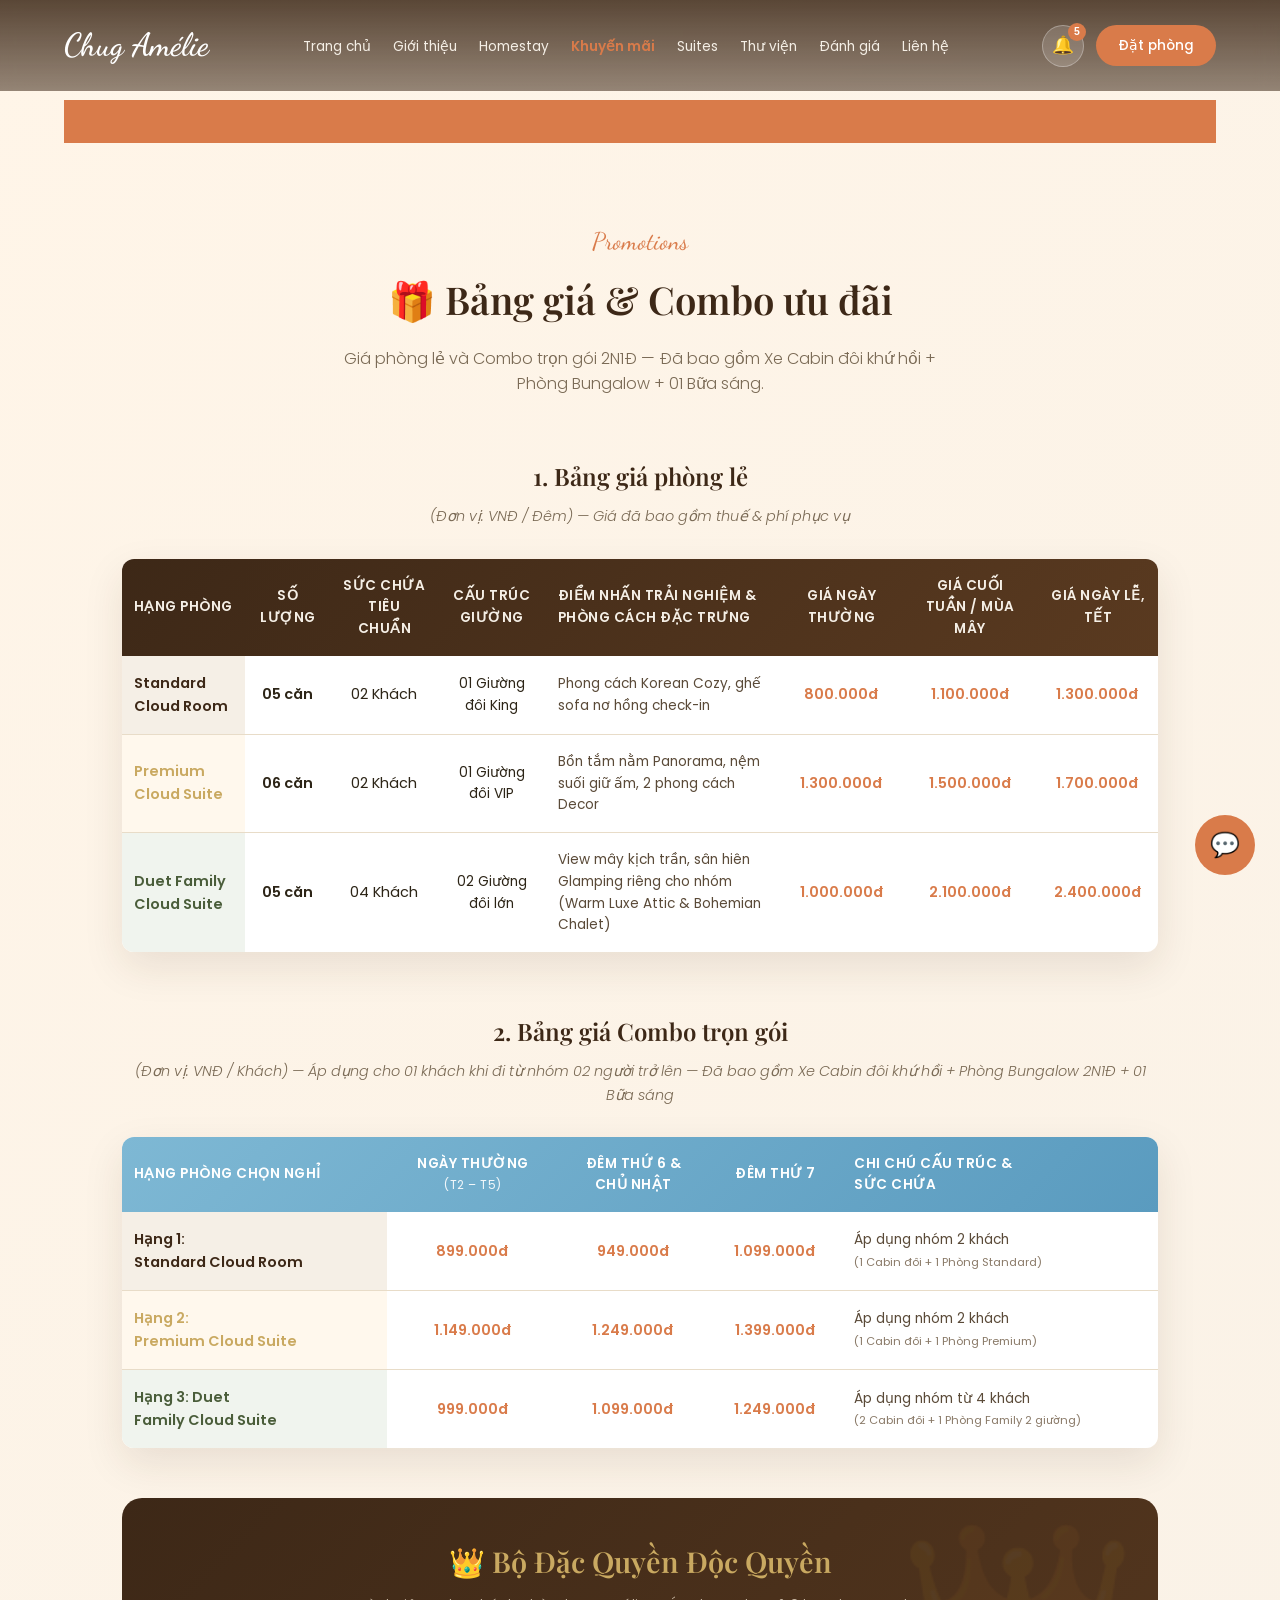
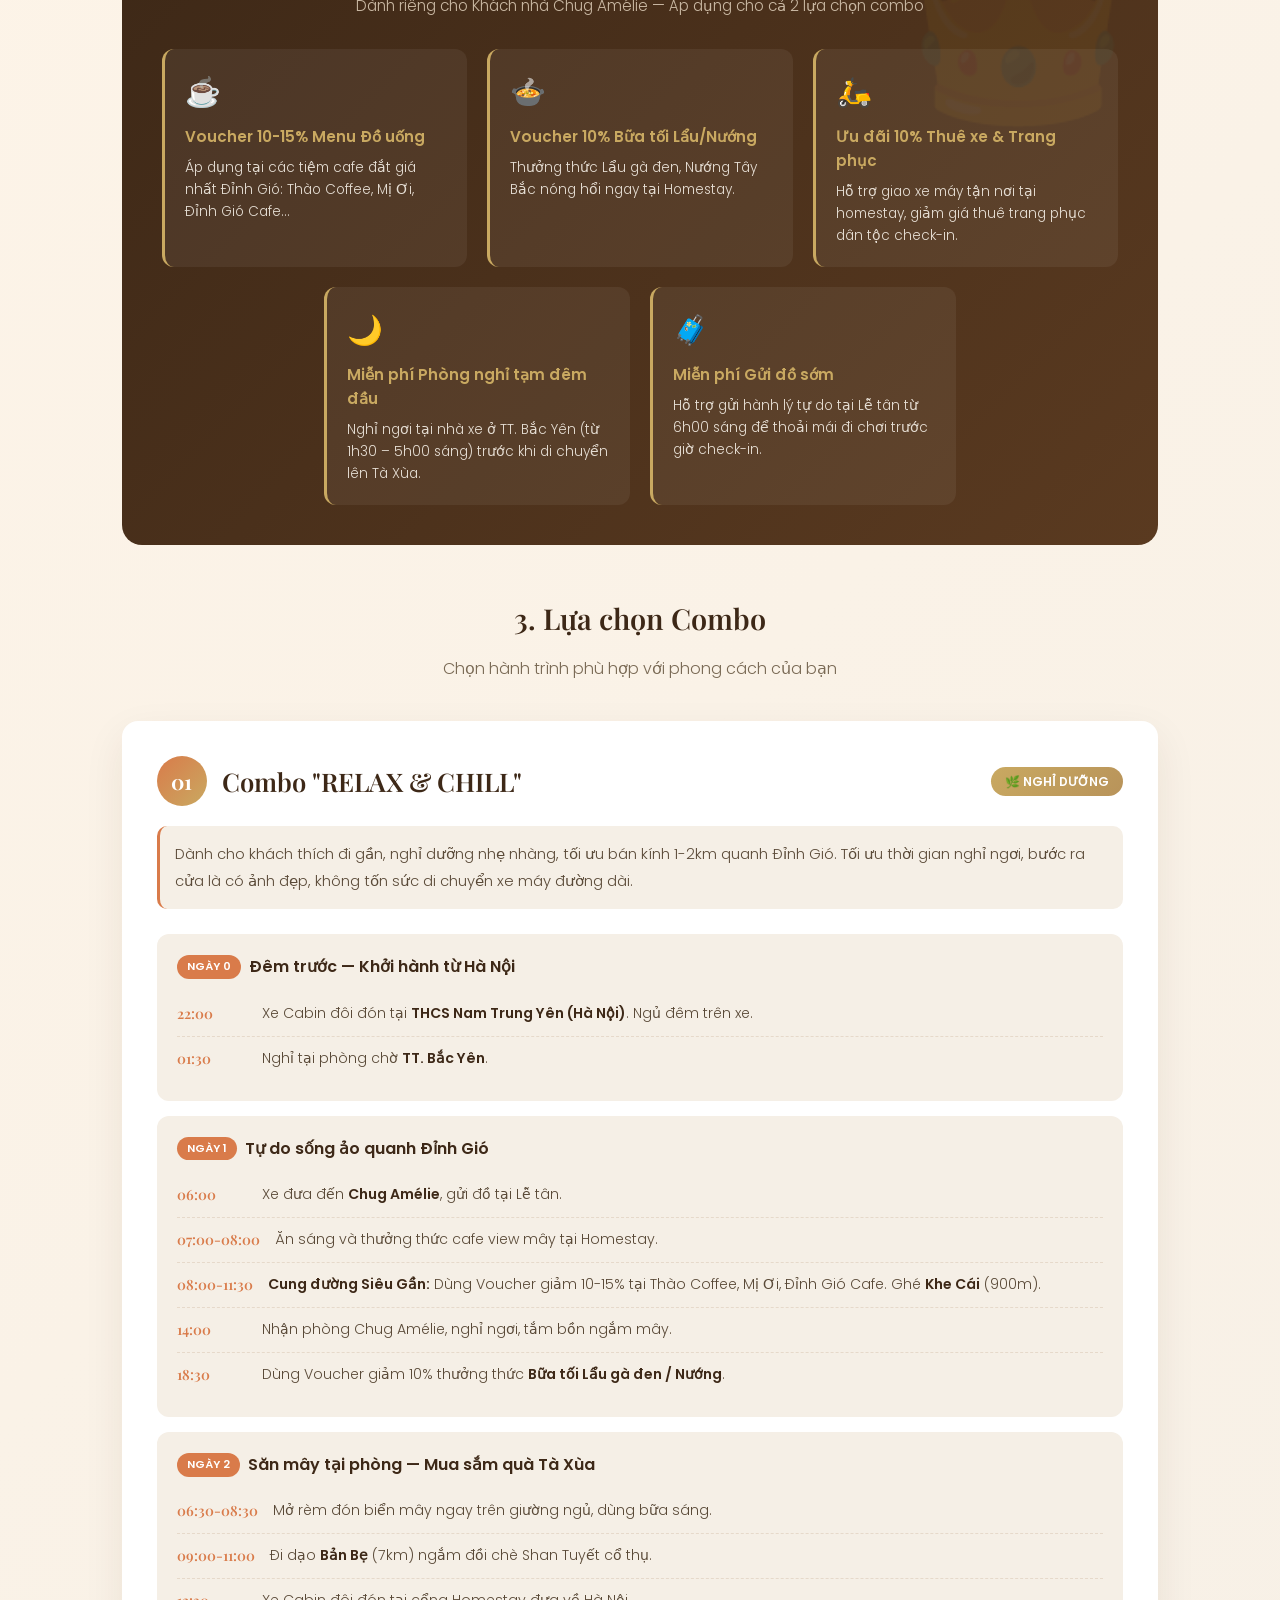
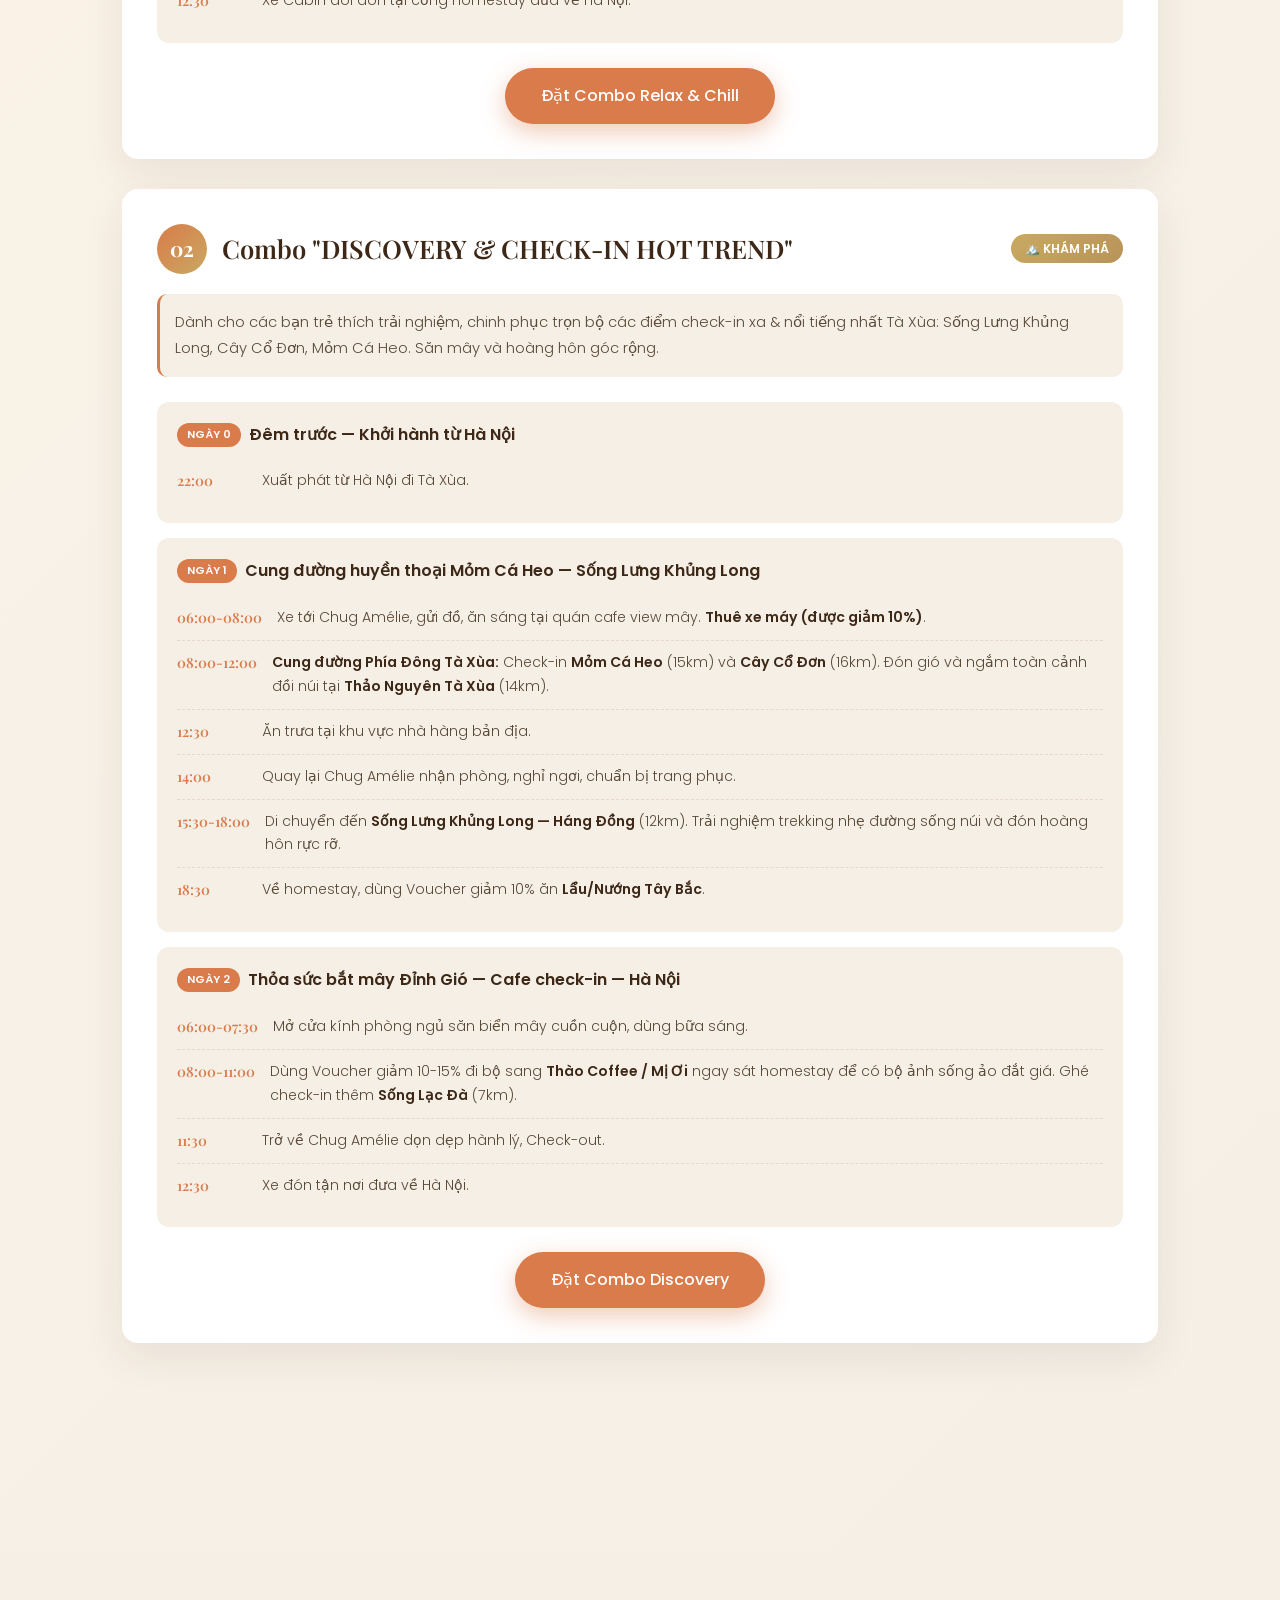
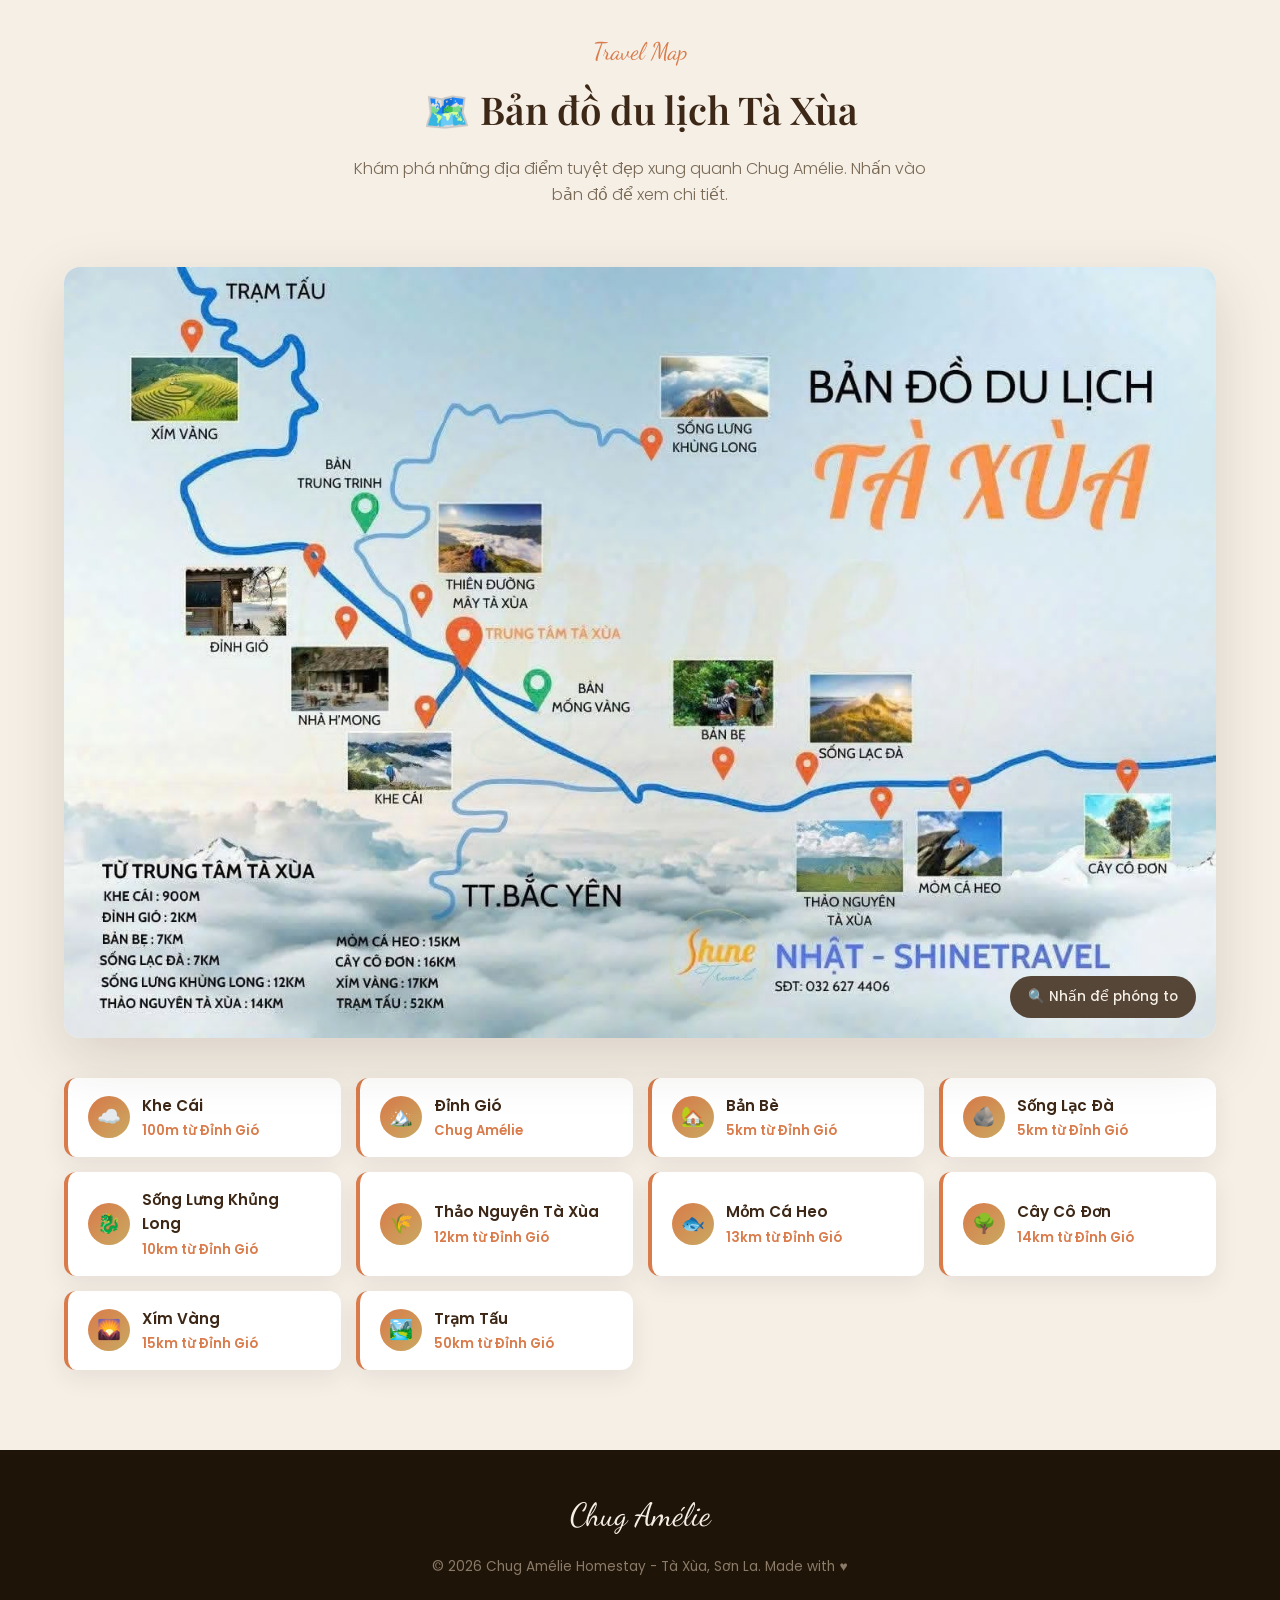
<file: khuyen-mai.html>
<!DOCTYPE html>
<html lang="vi">
<head>
<meta charset="UTF-8">
<meta name="viewport" content="width=device-width, initial-scale=1.0">
<title>Khuyến mãi - Chug Amélie</title>
<link href="https://fonts.googleapis.com/css2?family=Playfair+Display:wght@400;600;700&family=Poppins:wght@300;400;500;600&family=Dancing+Script:wght@600&display=swap" rel="stylesheet">
<link rel="stylesheet" href="css/style.css">
</head>
<body>

<div class="loader" id="loader"><div class="loader-logo">Chug Amélie</div><div class="loader-bar"></div></div>
<div class="toast-container" id="toastContainer"></div>

<nav class="navbar" id="navbar">
<div class="logo">Chug Amélie</div>
<button class="menu-toggle" onclick="toggleMenu()">☰</button>
<ul class="nav-links" id="navLinks">
<li><a href="index.html">Trang chủ</a></li>
<li><a href="gian.html">Giới thiệu</a></li>
<li><a href="homestay.html">Homestay</a></li>
<li><a href="khuyen-mai.html" class="active">Khuyến mãi</a></li>
<li><a href="suites.html">Suites</a></li>
<li><a href="thu-vien.html">Thư viện</a></li>
<li><a href="danh-gia.html">Đánh giá</a></li>
<li><a href="lien-he.html">Liên hệ</a></li>
</ul>
<div class="nav-actions">
<button class="btn-notify" onclick="toggleNotifPanel()">🔔<span class="badge-count" id="notifCount">0</span></button>
<a href="tel:0325292907" class="btn-book">Đặt phòng</a>
</div>
</nav>

<div class="notif-panel" id="notifPanel">
<div class="notif-header"><h4>🔔 Thông báo</h4><button class="notif-clear" onclick="clearAllNotifs()">Xóa tất cả</button></div>
<div class="notif-body" id="notifBody"><div class="notif-empty">Chưa có thông báo nào</div></div>
</div>

<!-- ========== PROMOTIONS ========== -->
<section class="promotions" id="promotions">
<div class="promo-ticker">
<div class="promo-ticker-track">
<span>🎁 COMBO 2N1Đ chỉ từ 899.000đ/khách — Đã gồm xe Cabin đôi khứ hồi + Phòng Bungalow + Bữa sáng</span>
<span>☕ Voucher giảm 10-15% Menu đồ uống tại Thào Coffee, Mị Ơi, Đỉnh Gió Cafe</span>
<span>🍲 Voucher giảm 10% Bữa tối Lẩu/Nướng tại Homestay</span>
<span>🛵 Ưu đãi 10% Thuê xe máy & Trang phục dân tộc</span>
<span>🌙 Miễn phí phòng nghỉ tạm đêm đầu tại TT. Bắc Yên</span>
</div>
</div>

<div style="padding:80px 5%">
<div class="section-label">Promotions</div>
<h2 class="section-title">🎁 Bảng giá & Combo ưu đãi</h2>
<p class="section-subtitle">Giá phòng lẻ và Combo trọn gói 2N1Đ — Đã bao gồm Xe Cabin đôi khứ hồi + Phòng Bungalow + 01 Bữa sáng.</p>

<!-- ===== BẢNG 1: GIÁ PHÒNG LẺ ===== -->
<div style="max-width:1300px;margin:0 auto 60px">
<h3 style="text-align:center;font-size:1.5rem;color:var(--wd);margin-bottom:10px">1. Bảng giá phòng lẻ</h3>
<p style="text-align:center;color:#7a6a55;font-size:.9rem;font-weight:300;margin-bottom:30px;font-style:italic">
(Đơn vị: VNĐ / Đêm) — Giá đã bao gồm thuế & phí phục vụ
</p>

<div style="overflow-x:auto;border-radius:12px;box-shadow:0 15px 40px rgba(61,40,23,.1)">
<table style="width:100%;border-collapse:collapse;min-width:900px;font-size:.9rem;background:#fff">
<thead>
<tr style="background:linear-gradient(135deg,var(--wd),#5a3a20);color:var(--cr)">
<th style="padding:16px 12px;text-align:left;font-weight:600;font-size:.85rem;text-transform:uppercase;letter-spacing:0.5px">Hạng phòng</th>
<th style="padding:16px 12px;text-align:center;font-weight:600;font-size:.85rem;text-transform:uppercase;letter-spacing:0.5px">Số lượng</th>
<th style="padding:16px 12px;text-align:center;font-weight:600;font-size:.85rem;text-transform:uppercase;letter-spacing:0.5px">Sức chứa tiêu chuẩn</th>
<th style="padding:16px 12px;text-align:center;font-weight:600;font-size:.85rem;text-transform:uppercase;letter-spacing:0.5px">Cấu trúc giường</th>
<th style="padding:16px 12px;text-align:left;font-weight:600;font-size:.85rem;text-transform:uppercase;letter-spacing:0.5px">Điểm nhấn trải nghiệm & Phòng cách đặc trưng</th>
<th style="padding:16px 12px;text-align:center;font-weight:600;font-size:.85rem;text-transform:uppercase;letter-spacing:0.5px">Giá ngày thường</th>
<th style="padding:16px 12px;text-align:center;font-weight:600;font-size:.85rem;text-transform:uppercase;letter-spacing:0.5px">Giá cuối tuần / Mùa mây</th>
<th style="padding:16px 12px;text-align:center;font-weight:600;font-size:.85rem;text-transform:uppercase;letter-spacing:0.5px">Giá ngày Lễ, Tết</th>
</tr>
</thead>
<tbody>
<!-- Standard Cloud Room -->
<tr style="border-bottom:1px solid #e8dcc8">
<td style="padding:16px 12px;background:#f5efe6;font-weight:600;color:var(--wd)">Standard Cloud Room</td>
<td style="padding:16px 12px;text-align:center;font-weight:600">05 căn</td>
<td style="padding:16px 12px;text-align:center">02 Khách</td>
<td style="padding:16px 12px;text-align:center;font-size:.85rem">01 Giường đôi King</td>
<td style="padding:16px 12px;color:#5a4a38;font-size:.85rem">Phong cách Korean Cozy, ghế sofa nơ hồng check-in</td>
<td style="padding:16px 12px;text-align:center;font-weight:600;color:var(--sn)">800.000đ</td>
<td style="padding:16px 12px;text-align:center;font-weight:600;color:var(--sn)">1.100.000đ</td>
<td style="padding:16px 12px;text-align:center;font-weight:600;color:var(--sn)">1.300.000đ</td>
</tr>
<!-- Premium Cloud Suite -->
<tr style="border-bottom:1px solid #e8dcc8">
<td style="padding:16px 12px;background:#fff8ed;font-weight:600;color:var(--gd)">Premium Cloud Suite</td>
<td style="padding:16px 12px;text-align:center;font-weight:600">06 căn</td>
<td style="padding:16px 12px;text-align:center">02 Khách</td>
<td style="padding:16px 12px;text-align:center;font-size:.85rem">01 Giường đôi VIP</td>
<td style="padding:16px 12px;color:#5a4a38;font-size:.85rem">Bồn tắm nằm Panorama, nệm suối giữ ấm, 2 phong cách Decor</td>
<td style="padding:16px 12px;text-align:center;font-weight:600;color:var(--sn)">1.300.000đ</td>
<td style="padding:16px 12px;text-align:center;font-weight:600;color:var(--sn)">1.500.000đ</td>
<td style="padding:16px 12px;text-align:center;font-weight:600;color:var(--sn)">1.700.000đ</td>
</tr>
<!-- Duet Family Cloud Suite -->
<tr>
<td style="padding:16px 12px;background:#f0f4ee;font-weight:600;color:var(--gr)">Duet Family Cloud Suite</td>
<td style="padding:16px 12px;text-align:center;font-weight:600">05 căn</td>
<td style="padding:16px 12px;text-align:center">04 Khách</td>
<td style="padding:16px 12px;text-align:center;font-size:.85rem">02 Giường đôi lớn</td>
<td style="padding:16px 12px;color:#5a4a38;font-size:.85rem">View mây kịch trần, sân hiên Glamping riêng cho nhóm (Warm Luxe Attic & Bohemian Chalet)</td>
<td style="padding:16px 12px;text-align:center;font-weight:600;color:var(--sn)">1.000.000đ</td>
<td style="padding:16px 12px;text-align:center;font-weight:600;color:var(--sn)">2.100.000đ</td>
<td style="padding:16px 12px;text-align:center;font-weight:600;color:var(--sn)">2.400.000đ</td>
</tr>
</tbody>
</table>
</div>
</div>

<!-- ===== BẢNG 2: GIÁ COMBO TRỌN GÓI ===== -->
<div style="max-width:1200px;margin:0 auto 50px">
<h3 style="text-align:center;font-size:1.5rem;color:var(--wd);margin-bottom:10px">2. Bảng giá Combo trọn gói</h3>
<p style="text-align:center;color:#7a6a55;font-size:.9rem;font-weight:300;margin-bottom:30px;font-style:italic">
(Đơn vị: VNĐ / Khách) — Áp dụng cho 01 khách khi đi từ nhóm 02 người trở lên — Đã bao gồm Xe Cabin đôi khứ hồi + Phòng Bungalow 2N1Đ + 01 Bữa sáng
</p>

<div style="overflow-x:auto;border-radius:12px;box-shadow:0 15px 40px rgba(61,40,23,.1)">
<table style="width:100%;border-collapse:collapse;min-width:900px;font-size:.9rem;background:#fff">
<thead>
<tr style="background:linear-gradient(135deg,#7eb8d4,#5a9bbf);color:#fff">
<th style="padding:16px 12px;text-align:left;font-weight:600;font-size:.85rem;text-transform:uppercase;letter-spacing:0.5px">Hạng phòng chọn nghỉ</th>
<th style="padding:16px 12px;text-align:center;font-weight:600;font-size:.85rem;text-transform:uppercase;letter-spacing:0.5px">Ngày thường<br><small style="font-weight:400;font-size:.75rem;opacity:.9">(T2 – T5)</small></th>
<th style="padding:16px 12px;text-align:center;font-weight:600;font-size:.85rem;text-transform:uppercase;letter-spacing:0.5px">Đêm Thứ 6 &<br>Chủ Nhật</th>
<th style="padding:16px 12px;text-align:center;font-weight:600;font-size:.85rem;text-transform:uppercase;letter-spacing:0.5px">Đêm Thứ 7</th>
<th style="padding:16px 12px;text-align:left;font-weight:600;font-size:.85rem;text-transform:uppercase;letter-spacing:0.5px">Chi chú cấu trúc &<br>Sức chứa</th>
</tr>
</thead>
<tbody>
<tr style="border-bottom:1px solid #e8dcc8">
<td style="padding:16px 12px;background:#f5efe6;font-weight:600;color:var(--wd)">
Hạng 1:<br>Standard Cloud Room
</td>
<td style="padding:16px 12px;text-align:center;font-weight:600;color:var(--sn)">899.000đ</td>
<td style="padding:16px 12px;text-align:center;font-weight:600;color:var(--sn)">949.000đ</td>
<td style="padding:16px 12px;text-align:center;font-weight:600;color:var(--sn)">1.099.000đ</td>
<td style="padding:16px 12px;color:#5a4a38;font-size:.85rem">
Áp dụng nhóm 2 khách<br>
<small style="color:#8a7a68">(1 Cabin đôi + 1 Phòng Standard)</small>
</td>
</tr>
<tr style="border-bottom:1px solid #e8dcc8">
<td style="padding:16px 12px;background:#fff8ed;font-weight:600;color:var(--gd)">
Hạng 2:<br>Premium Cloud Suite
</td>
<td style="padding:16px 12px;text-align:center;font-weight:600;color:var(--sn)">1.149.000đ</td>
<td style="padding:16px 12px;text-align:center;font-weight:600;color:var(--sn)">1.249.000đ</td>
<td style="padding:16px 12px;text-align:center;font-weight:600;color:var(--sn)">1.399.000đ</td>
<td style="padding:16px 12px;color:#5a4a38;font-size:.85rem">
Áp dụng nhóm 2 khách<br>
<small style="color:#8a7a68">(1 Cabin đôi + 1 Phòng Premium)</small>
</td>
</tr>
<tr>
<td style="padding:16px 12px;background:#f0f4ee;font-weight:600;color:var(--gr)">
Hạng 3: Duet<br>Family Cloud Suite
</td>
<td style="padding:16px 12px;text-align:center;font-weight:600;color:var(--sn)">999.000đ</td>
<td style="padding:16px 12px;text-align:center;font-weight:600;color:var(--sn)">1.099.000đ</td>
<td style="padding:16px 12px;text-align:center;font-weight:600;color:var(--sn)">1.249.000đ</td>
<td style="padding:16px 12px;color:#5a4a38;font-size:.85rem">
Áp dụng nhóm từ 4 khách<br>
<small style="color:#8a7a68">(2 Cabin đôi + 1 Phòng Family 2 giường)</small>
</td>
</tr>
</tbody>
</table>
</div>
</div>

<!-- ===== BỘ ĐẶC QUYỀN ===== -->
<div class="perks-box">
<h3>👑 Bộ Đặc Quyền Độc Quyền</h3>
<p class="perks-sub">Dành riêng cho Khách nhà Chug Amélie — Áp dụng cho cả 2 lựa chọn combo</p>
<div class="perks-grid">
<div class="perk-item"><div class="perk-icon">☕</div><h4>Voucher 10-15% Menu Đồ uống</h4><p>Áp dụng tại các tiệm cafe đắt giá nhất Đỉnh Gió: Thào Coffee, Mị Ơi, Đỉnh Gió Cafe...</p></div>
<div class="perk-item"><div class="perk-icon">🍲</div><h4>Voucher 10% Bữa tối Lẩu/Nướng</h4><p>Thưởng thức Lẩu gà đen, Nướng Tây Bắc nóng hổi ngay tại Homestay.</p></div>
<div class="perk-item"><div class="perk-icon">🛵</div><h4>Ưu đãi 10% Thuê xe & Trang phục</h4><p>Hỗ trợ giao xe máy tận nơi tại homestay, giảm giá thuê trang phục dân tộc check-in.</p></div>
<div class="perk-item"><div class="perk-icon">🌙</div><h4>Miễn phí Phòng nghỉ tạm đêm đầu</h4><p>Nghỉ ngơi tại nhà xe ở TT. Bắc Yên (từ 1h30 – 5h00 sáng) trước khi di chuyển lên Tà Xùa.</p></div>
<div class="perk-item"><div class="perk-icon">🧳</div><h4>Miễn phí Gửi đồ sớm</h4><p>Hỗ trợ gửi hành lý tự do tại Lễ tân từ 6h00 sáng để thoải mái đi chơi trước giờ check-in.</p></div>
</div>
</div>

<!-- ===== 2 LỰA CHỌN COMBO ===== -->
<div class="combo-options">
<h3 style="text-align:center;font-size:1.8rem;color:var(--wd);margin-bottom:15px">3. Lựa chọn Combo</h3>
<p style="text-align:center;color:#7a6a55;margin-bottom:40px;font-weight:300">Chọn hành trình phù hợp với phong cách của bạn</p>

<!-- Combo 01 -->
<div class="combo-option reveal">
<div class="combo-option-header">
<div class="num">01</div>
<h3>Combo "RELAX & CHILL"</h3>
<span class="combo-badge">🌿 NGHỈ DƯỠNG</span>
</div>
<p class="combo-desc">Dành cho khách thích đi gần, nghỉ dưỡng nhẹ nhàng, tối ưu bán kính 1-2km quanh Đỉnh Gió. Tối ưu thời gian nghỉ ngơi, bước ra cửa là có ảnh đẹp, không tốn sức di chuyển xe máy đường dài.</p>
<div class="itinerary">
<div class="itinerary-day">
<h5><span class="day-num">NGÀY 0</span> Đêm trước — Khởi hành từ Hà Nội</h5>
<div class="timeline-item"><div class="timeline-time">22:00</div><div class="timeline-content">Xe Cabin đôi đón tại <strong>THCS Nam Trung Yên (Hà Nội)</strong>. Ngủ đêm trên xe.</div></div>
<div class="timeline-item"><div class="timeline-time">01:30</div><div class="timeline-content">Nghỉ tại phòng chờ <strong>TT. Bắc Yên</strong>.</div></div>
</div>
<div class="itinerary-day">
<h5><span class="day-num">NGÀY 1</span> Tự do sống ảo quanh Đỉnh Gió</h5>
<div class="timeline-item"><div class="timeline-time">06:00</div><div class="timeline-content">Xe đưa đến <strong>Chug Amélie</strong>, gửi đồ tại Lễ tân.</div></div>
<div class="timeline-item"><div class="timeline-time">07:00-08:00</div><div class="timeline-content">Ăn sáng và thưởng thức cafe view mây tại Homestay.</div></div>
<div class="timeline-item"><div class="timeline-time">08:00-11:30</div><div class="timeline-content"><strong>Cung đường Siêu Gần:</strong> Dùng Voucher giảm 10-15% tại Thào Coffee, Mị Ơi, Đỉnh Gió Cafe. Ghé <strong>Khe Cái</strong> (900m).</div></div>
<div class="timeline-item"><div class="timeline-time">14:00</div><div class="timeline-content">Nhận phòng Chug Amélie, nghỉ ngơi, tắm bồn ngắm mây.</div></div>
<div class="timeline-item"><div class="timeline-time">18:30</div><div class="timeline-content">Dùng Voucher giảm 10% thưởng thức <strong>Bữa tối Lẩu gà đen / Nướng</strong>.</div></div>
</div>
<div class="itinerary-day">
<h5><span class="day-num">NGÀY 2</span> Săn mây tại phòng — Mua sắm quà Tà Xùa</h5>
<div class="timeline-item"><div class="timeline-time">06:30-08:30</div><div class="timeline-content">Mở rèm đón biển mây ngay trên giường ngủ, dùng bữa sáng.</div></div>
<div class="timeline-item"><div class="timeline-time">09:00-11:00</div><div class="timeline-content">Đi dạo <strong>Bản Bẹ</strong> (7km) ngắm đồi chè Shan Tuyết cổ thụ.</div></div>
<div class="timeline-item"><div class="timeline-time">12:30</div><div class="timeline-content">Xe Cabin đôi đón tại cổng Homestay đưa về Hà Nội.</div></div>
</div>
</div>
<div style="text-align:center;margin-top:25px">
<a href="lien-he.html" class="btn-primary">Đặt Combo Relax & Chill</a>
</div>
</div>

<!-- Combo 02 -->
<div class="combo-option reveal">
<div class="combo-option-header">
<div class="num">02</div>
<h3>Combo "DISCOVERY & CHECK-IN HOT TREND"</h3>
<span class="combo-badge">🏔️ KHÁM PHÁ</span>
</div>
<p class="combo-desc">Dành cho các bạn trẻ thích trải nghiệm, chinh phục trọn bộ các điểm check-in xa & nổi tiếng nhất Tà Xùa: Sống Lưng Khủng Long, Cây Cổ Đơn, Mỏm Cá Heo. Săn mây và hoàng hôn góc rộng.</p>
<div class="itinerary">
<div class="itinerary-day">
<h5><span class="day-num">NGÀY 0</span> Đêm trước — Khởi hành từ Hà Nội</h5>
<div class="timeline-item"><div class="timeline-time">22:00</div><div class="timeline-content">Xuất phát từ Hà Nội đi Tà Xùa.</div></div>
</div>
<div class="itinerary-day">
<h5><span class="day-num">NGÀY 1</span> Cung đường huyền thoại Mỏm Cá Heo — Sống Lưng Khủng Long</h5>
<div class="timeline-item"><div class="timeline-time">06:00-08:00</div><div class="timeline-content">Xe tới Chug Amélie, gửi đồ, ăn sáng tại quán cafe view mây. <strong>Thuê xe máy (được giảm 10%)</strong>.</div></div>
<div class="timeline-item"><div class="timeline-time">08:00-12:00</div><div class="timeline-content"><strong>Cung đường Phía Đông Tà Xùa:</strong> Check-in <strong>Mỏm Cá Heo</strong> (15km) và <strong>Cây Cổ Đơn</strong> (16km). Đón gió và ngắm toàn cảnh đồi núi tại <strong>Thảo Nguyên Tà Xùa</strong> (14km).</div></div>
<div class="timeline-item"><div class="timeline-time">12:30</div><div class="timeline-content">Ăn trưa tại khu vực nhà hàng bản địa.</div></div>
<div class="timeline-item"><div class="timeline-time">14:00</div><div class="timeline-content">Quay lại Chug Amélie nhận phòng, nghỉ ngơi, chuẩn bị trang phục.</div></div>
<div class="timeline-item"><div class="timeline-time">15:30-18:00</div><div class="timeline-content">Di chuyển đến <strong>Sống Lưng Khủng Long — Háng Đồng</strong> (12km). Trải nghiệm trekking nhẹ đường sống núi và đón hoàng hôn rực rỡ.</div></div>
<div class="timeline-item"><div class="timeline-time">18:30</div><div class="timeline-content">Về homestay, dùng Voucher giảm 10% ăn <strong>Lẩu/Nướng Tây Bắc</strong>.</div></div>
</div>
<div class="itinerary-day">
<h5><span class="day-num">NGÀY 2</span> Thỏa sức bắt mây Đỉnh Gió — Cafe check-in — Hà Nội</h5>
<div class="timeline-item"><div class="timeline-time">06:00-07:30</div><div class="timeline-content">Mở cửa kính phòng ngủ săn biển mây cuồn cuộn, dùng bữa sáng.</div></div>
<div class="timeline-item"><div class="timeline-time">08:00-11:00</div><div class="timeline-content">Dùng Voucher giảm 10-15% đi bộ sang <strong>Thào Coffee / Mị Ơi</strong> ngay sát homestay để có bộ ảnh sống ảo đắt giá. Ghé check-in thêm <strong>Sống Lạc Đà</strong> (7km).</div></div>
<div class="timeline-item"><div class="timeline-time">11:30</div><div class="timeline-content">Trở về Chug Amélie dọn dẹp hành lý, Check-out.</div></div>
<div class="timeline-item"><div class="timeline-time">12:30</div><div class="timeline-content">Xe đón tận nơi đưa về Hà Nội.</div></div>
</div>
</div>
<div style="text-align:center;margin-top:25px">
<a href="lien-he.html" class="btn-primary">Đặt Combo Discovery</a>
</div>
</div>
</div>
</div>
</section>

<!-- ========== TRAVEL MAP ========== -->
<section class="travel-map-section">
<div class="section-label">Travel Map</div>
<h2 class="section-title">🗺️ Bản đồ du lịch Tà Xùa</h2>
<p class="section-subtitle">Khám phá những địa điểm tuyệt đẹp xung quanh Chug Amélie. Nhấn vào bản đồ để xem chi tiết.</p>
<div class="map-container">
<img src="images/map-taxua.jpg" alt="Bản đồ du lịch Tà Xùa" class="map-image" onclick="openMapLightbox()">
<div class="map-zoom-hint">🔍 Nhấn để phóng to</div>
</div>
<div class="map-distances">
<div class="distance-card"><div class="distance-icon">☁️</div><div class="distance-info"><h4>Khe Cái</h4><p>100m từ Đỉnh Gió</p></div></div>
<div class="distance-card"><div class="distance-icon">🏔️</div><div class="distance-info"><h4>Đỉnh Gió</h4><p>Chug Amélie</p></div></div>
<div class="distance-card"><div class="distance-icon">🏡</div><div class="distance-info"><h4>Bản Bè</h4><p>5km từ Đỉnh Gió</p></div></div>
<div class="distance-card"><div class="distance-icon">🪨</div><div class="distance-info"><h4>Sống Lạc Đà</h4><p>5km từ Đỉnh Gió</p></div></div>
<div class="distance-card"><div class="distance-icon">🐉</div><div class="distance-info"><h4>Sống Lưng Khủng Long</h4><p>10km từ Đỉnh Gió</p></div></div>
<div class="distance-card"><div class="distance-icon">🌾</div><div class="distance-info"><h4>Thảo Nguyên Tà Xùa</h4><p>12km từ Đỉnh Gió</p></div></div>
<div class="distance-card"><div class="distance-icon">🐟</div><div class="distance-info"><h4>Mỏm Cá Heo</h4><p>13km từ Đỉnh Gió</p></div></div>
<div class="distance-card"><div class="distance-icon">🌳</div><div class="distance-info"><h4>Cây Cô Đơn</h4><p>14km từ Đỉnh Gió</p></div></div>
<div class="distance-card"><div class="distance-icon">🌄</div><div class="distance-info"><h4>Xím Vàng</h4><p>15km từ Đỉnh Gió</p></div></div>
<div class="distance-card"><div class="distance-icon">🏞️</div><div class="distance-info"><h4>Trạm Tấu</h4><p>50km từ Đỉnh Gió</p></div></div>
</div>
</section>

<footer>
<div class="footer-logo">Chug Amélie</div>
<p>© 2026 Chug Amélie Homestay - Tà Xùa, Sơn La. Made with ♥</p>
</footer>

<div class="map-lightbox" id="mapLightbox" onclick="closeMapLightbox()">
<div class="close-hint">Nhấn để đóng ✕</div>
<img src="images/map-taxua.jpg" alt="Bản đồ du lịch Tà Xùa">
</div>

<button class="back-top" id="backTop" onclick="window.scrollTo({top:0,behavior:'smooth'})">↑</button>

<button class="chatbot-btn" onclick="toggleChat()">💬</button>
<div class="chat-window" id="chatWindow">
<div class="chat-header"><div><h4>Chug Amélie</h4><small>● Đang trực tuyến</small></div><button class="chat-close" onclick="toggleChat()">✕</button></div>
<div class="chat-body" id="chatBody"><div class="msg bot">Dạ vâng, Chug Amélie xin chào! Em có thể giúp gì ạ? 🌿</div></div>
<div class="chat-input"><input type="text" id="chatInput" placeholder="Nhập tin nhắn..." onkeypress="if(event.key==='Enter')sendMsg()"><button onclick="sendMsg()">Gửi</button></div>
</div>

<script src="js/script.js"></script>
</body>
</html>
</file>
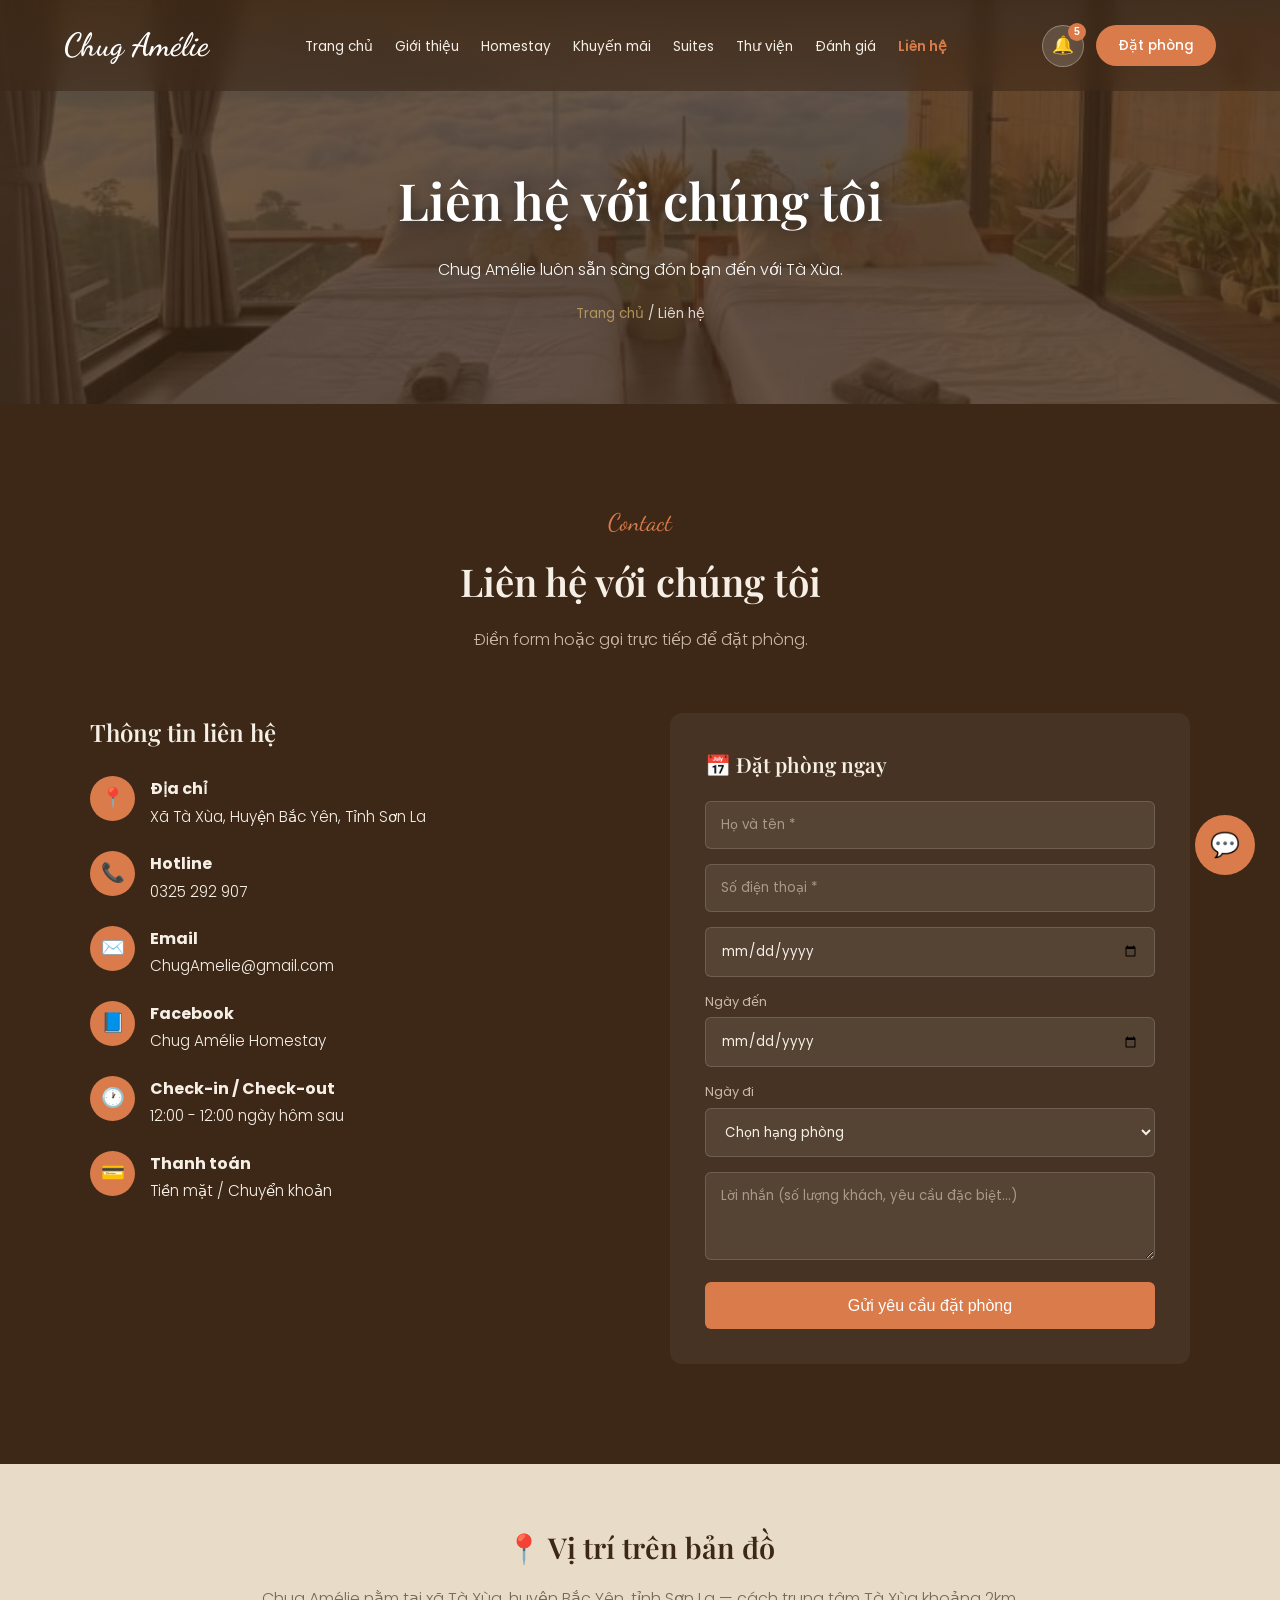
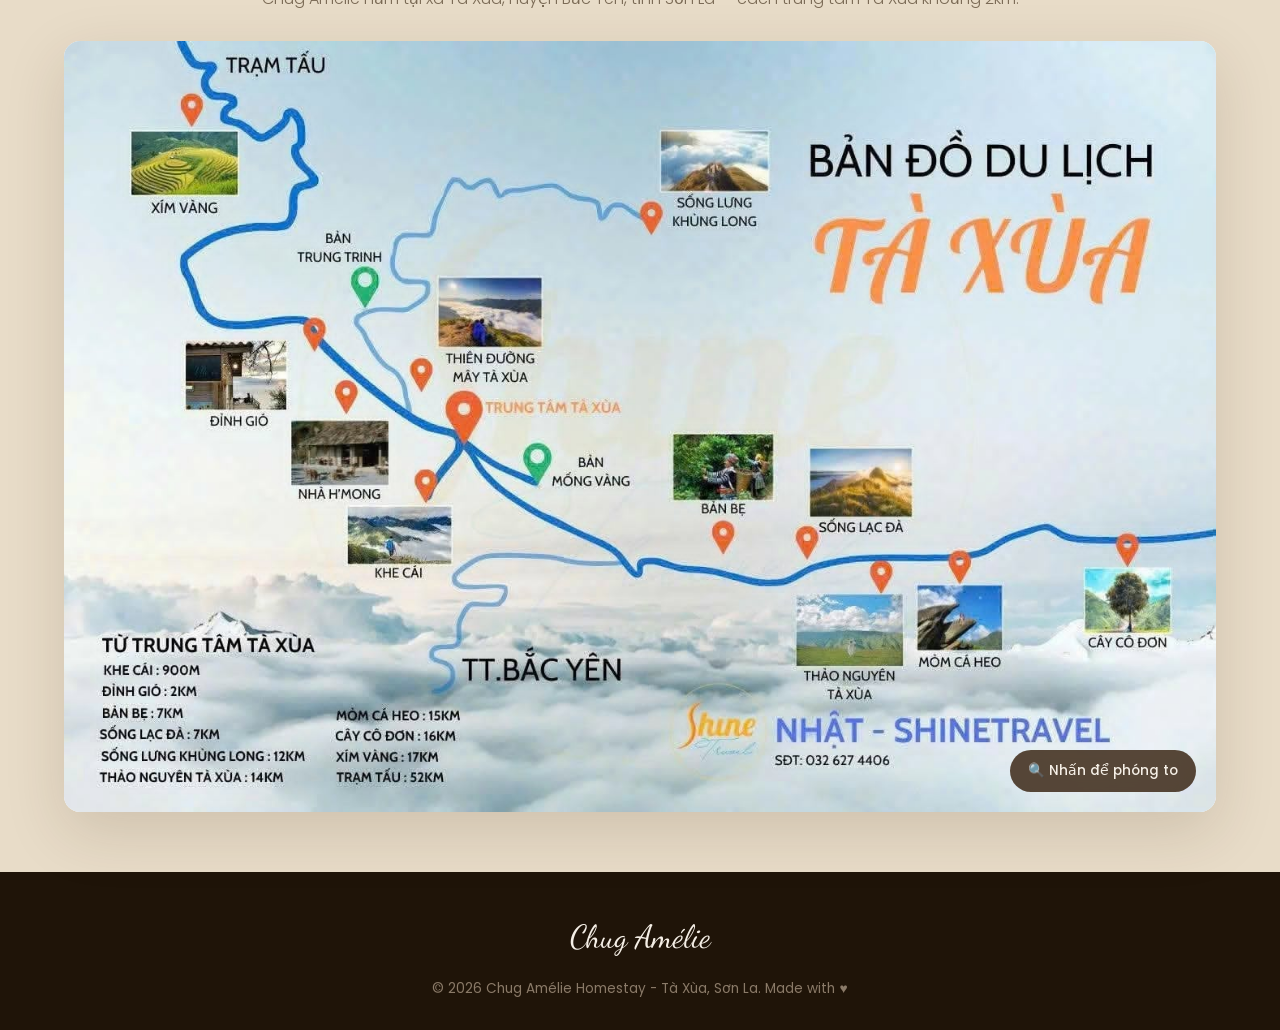
<file: lien-he.html>
<!DOCTYPE html>
<html lang="vi">
<head>
<meta charset="UTF-8">
<meta name="viewport" content="width=device-width, initial-scale=1.0">
<title>Liên hệ - Chug Amélie</title>
<link href="https://fonts.googleapis.com/css2?family=Playfair+Display:wght@400;600;700&family=Poppins:wght@300;400;500;600&family=Dancing+Script:wght@600&display=swap" rel="stylesheet">
<link rel="stylesheet" href="css/style.css">
</head>
<body>

<div class="loader" id="loader"><div class="loader-logo">Chug Amélie</div><div class="loader-bar"></div></div>
<div class="toast-container" id="toastContainer"></div>

<nav class="navbar" id="navbar">
<div class="logo">Chug Amélie</div>
<button class="menu-toggle" onclick="toggleMenu()">☰</button>
<ul class="nav-links" id="navLinks">
<li><a href="index.html">Trang chủ</a></li>
<li><a href="gian.html">Giới thiệu</a></li>
<li><a href="homestay.html">Homestay</a></li>
<li><a href="khuyen-mai.html">Khuyến mãi</a></li>
<li><a href="suites.html">Suites</a></li>
<li><a href="thu-vien.html">Thư viện</a></li>
<li><a href="danh-gia.html">Đánh giá</a></li>
<li><a href="lien-he.html" class="active">Liên hệ</a></li>
</ul>
<div class="nav-actions">
<button class="btn-notify" onclick="toggleNotifPanel()">🔔<span class="badge-count" id="notifCount">0</span></button>
<a href="tel:0325292907" class="btn-book">Đặt phòng</a>
</div>
</nav>

<div class="notif-panel" id="notifPanel">
<div class="notif-header"><h4>🔔 Thông báo</h4><button class="notif-clear" onclick="clearAllNotifs()">Xóa tất cả</button></div>
<div class="notif-body" id="notifBody"><div class="notif-empty">Chưa có thông báo nào</div></div>
</div>

<header class="page-header" style="background:linear-gradient(rgba(61,40,23,.75),rgba(61,40,23,.75)),url('images/room-family.jpg') center/cover">
<h1>Liên hệ với chúng tôi</h1>
<p>Chug Amélie luôn sẵn sàng đón bạn đến với Tà Xùa.</p>
<div class="breadcrumb"><a href="index.html">Trang chủ</a> / Liên hệ</div>
</header>

<section class="contact" id="contact">
<div class="section-label">Contact</div>
<h2 class="section-title">Liên hệ với chúng tôi</h2>
<p class="section-subtitle">Điền form hoặc gọi trực tiếp để đặt phòng.</p>

<div class="contact-grid">
<div class="contact-info reveal">
<h3>Thông tin liên hệ</h3>
<div class="contact-item"><div class="contact-icon">📍</div><div><strong>Địa chỉ</strong><p>Xã Tà Xùa, Huyện Bắc Yên, Tỉnh Sơn La</p></div></div>
<div class="contact-item"><div class="contact-icon">📞</div><div><strong>Hotline</strong><p><a href="tel:0325292907">0325 292 907</a></p></div></div>
<div class="contact-item"><div class="contact-icon">✉️</div><div><strong>Email</strong><p><a href="mailto:ChugAmelie@gmail.com">ChugAmelie@gmail.com</a></p></div></div>
<div class="contact-item"><div class="contact-icon">📘</div><div><strong>Facebook</strong><p><a href="https://www.facebook.com/share/14woQCu6hEi/" target="_blank">Chug Amélie Homestay</a></p></div></div>
<div class="contact-item"><div class="contact-icon">🕐</div><div><strong>Check-in / Check-out</strong><p>12:00 - 12:00 ngày hôm sau</p></div></div>
<div class="contact-item"><div class="contact-icon">💳</div><div><strong>Thanh toán</strong><p>Tiền mặt / Chuyển khoản</p></div></div>
</div>

<form class="contact-form reveal" id="contactForm">
<h3 style="color:var(--cr);margin-bottom:20px;font-size:1.3rem">📅 Đặt phòng ngay</h3>
<input type="text" id="cfName" placeholder="Họ và tên *" required>
<input type="tel" id="cfPhone" placeholder="Số điện thoại *" required>
<input type="date" id="cfCheckin" required title="Ngày đến">
<label style="color:#c9b8a3;font-size:.8rem;display:block;margin-bottom:5px">Ngày đến</label>
<input type="date" id="cfCheckout" required title="Ngày đi">
<label style="color:#c9b8a3;font-size:.8rem;display:block;margin-bottom:5px">Ngày đi</label>
<select id="cfRoom">
<option value="">Chọn hạng phòng</option>
<option>Standard Cloud Room</option>
<option>Premium Cloud Suite</option>
<option>Duet Family Cloud Suite</option>
</select>
<textarea rows="3" id="cfNote" placeholder="Lời nhắn (số lượng khách, yêu cầu đặc biệt...)"></textarea>
<button type="submit">Gửi yêu cầu đặt phòng</button>
</form>
</div>
</section>

<section style="background:var(--bg);padding:60px 5%">
<div style="max-width:1200px;margin:0 auto">
<h3 style="text-align:center;font-size:1.8rem;color:var(--wd);margin-bottom:15px">📍 Vị trí trên bản đồ</h3>
<p style="text-align:center;color:#7a6a55;margin-bottom:30px;font-weight:300">Chug Amélie nằm tại xã Tà Xùa, huyện Bắc Yên, tỉnh Sơn La — cách trung tâm Tà Xùa khoảng 2km.</p>
<div class="map-container">
<img src="images/map-taxua.jpg" alt="Bản đồ Tà Xùa" class="map-image" onclick="openMapLightbox()">
<div class="map-zoom-hint">🔍 Nhấn để phóng to</div>
</div>
</div>
</section>

<footer>
<div class="footer-logo">Chug Amélie</div>
<p>© 2026 Chug Amélie Homestay - Tà Xùa, Sơn La. Made with ♥</p>
</footer>

<div class="map-lightbox" id="mapLightbox" onclick="closeMapLightbox()">
<div class="close-hint">Nhấn để đóng ✕</div>
<img src="images/map-taxua.jpg" alt="Bản đồ Tà Xùa">
</div>

<div class="modal-overlay success-modal" id="successModal">
<div class="modal">
<div class="success-icon">✓</div>
<h3 id="successTitle">Gửi yêu cầu thành công!</h3>
<p id="successMsg">Cảm ơn bạn đã tin tưởng Chug Amélie.</p>
<div class="booking-code" id="bookingCode">CA-000000</div>
<button class="btn-primary" onclick="closeSuccessModal()" style="width:100%;margin-top:15px">Đóng</button>
</div>
</div>

<button class="back-top" id="backTop" onclick="window.scrollTo({top:0,behavior:'smooth'})">↑</button>

<button class="chatbot-btn" onclick="toggleChat()">💬</button>
<div class="chat-window" id="chatWindow">
<div class="chat-header"><div><h4>Chug Amélie</h4><small>● Đang trực tuyến</small></div><button class="chat-close" onclick="toggleChat()">✕</button></div>
<div class="chat-body" id="chatBody"><div class="msg bot">Dạ vâng, Chug Amélie xin chào! Em có thể giúp gì ạ? 🌿</div></div>
<div class="chat-input"><input type="text" id="chatInput" placeholder="Nhập tin nhắn..." onkeypress="if(event.key==='Enter')sendMsg()"><button onclick="sendMsg()">Gửi</button></div>
</div>

<script src="js/script.js"></script>
</body>
</html>
</file>
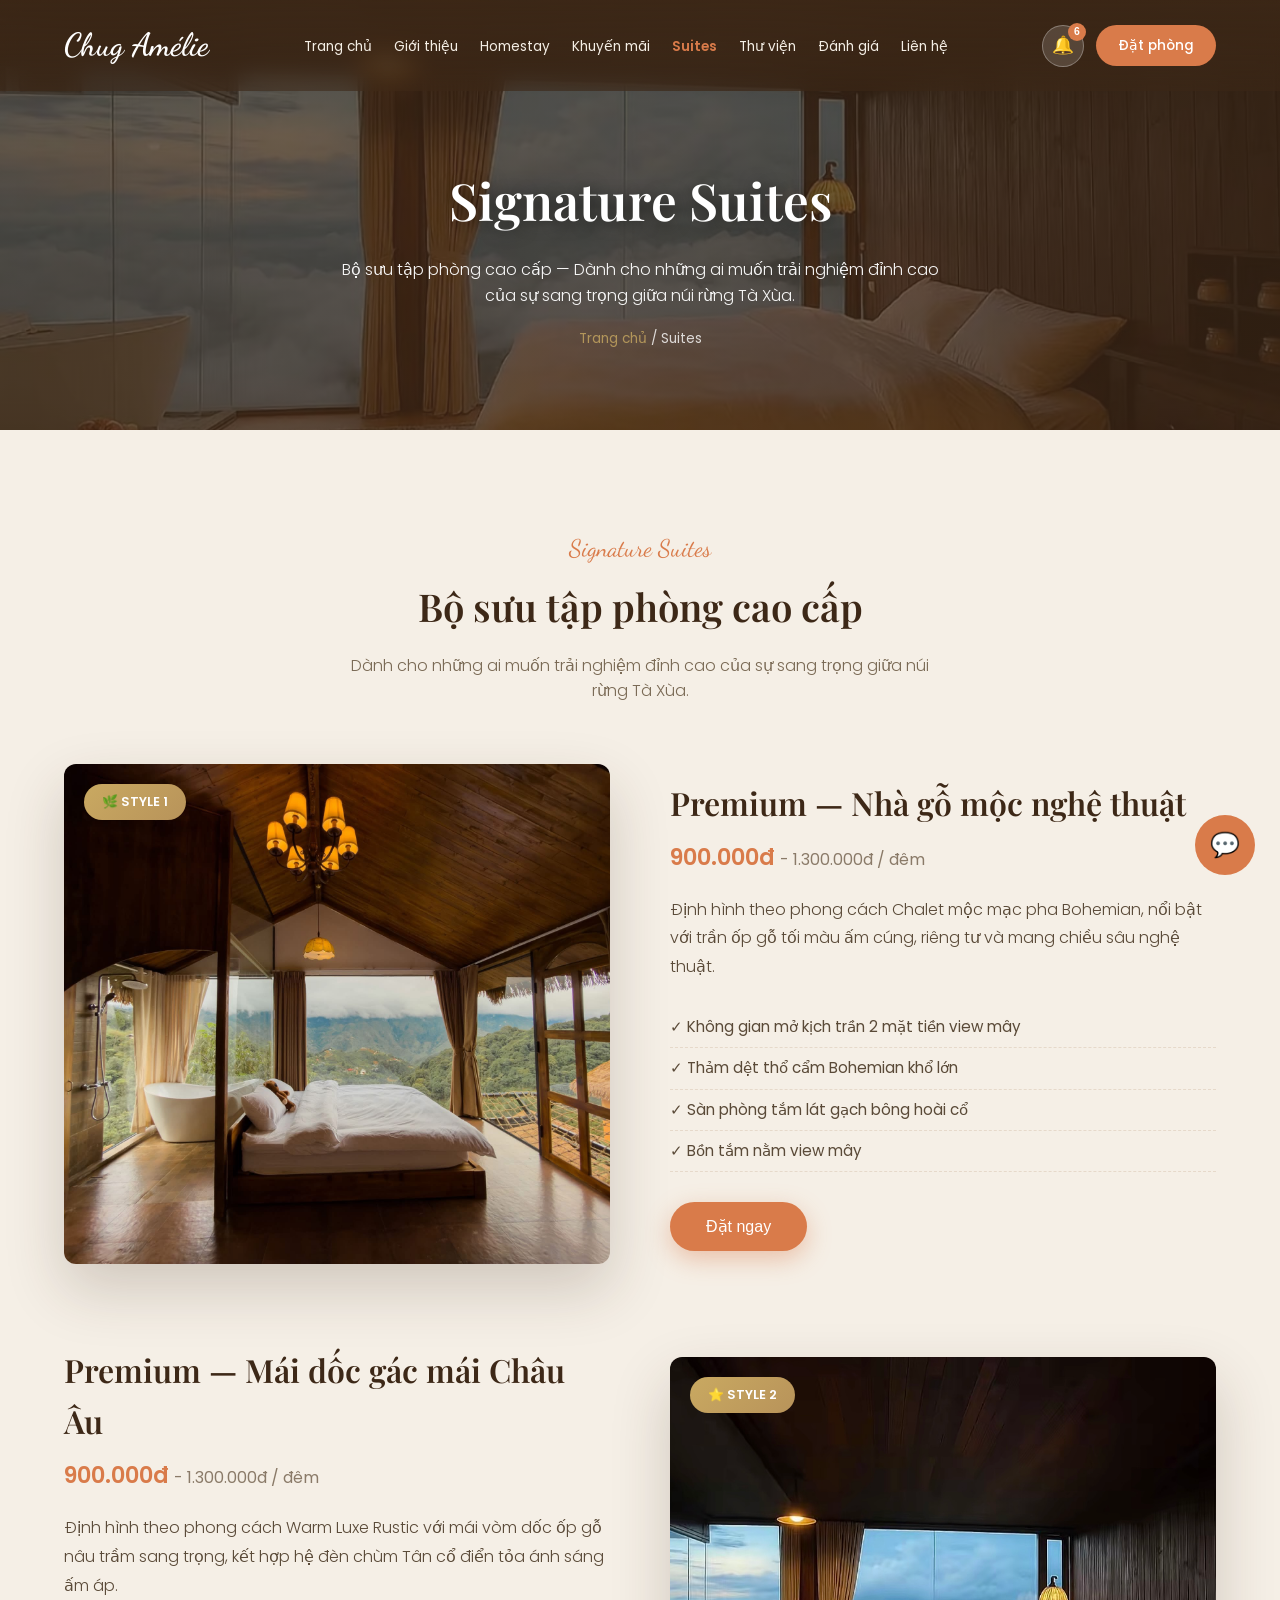
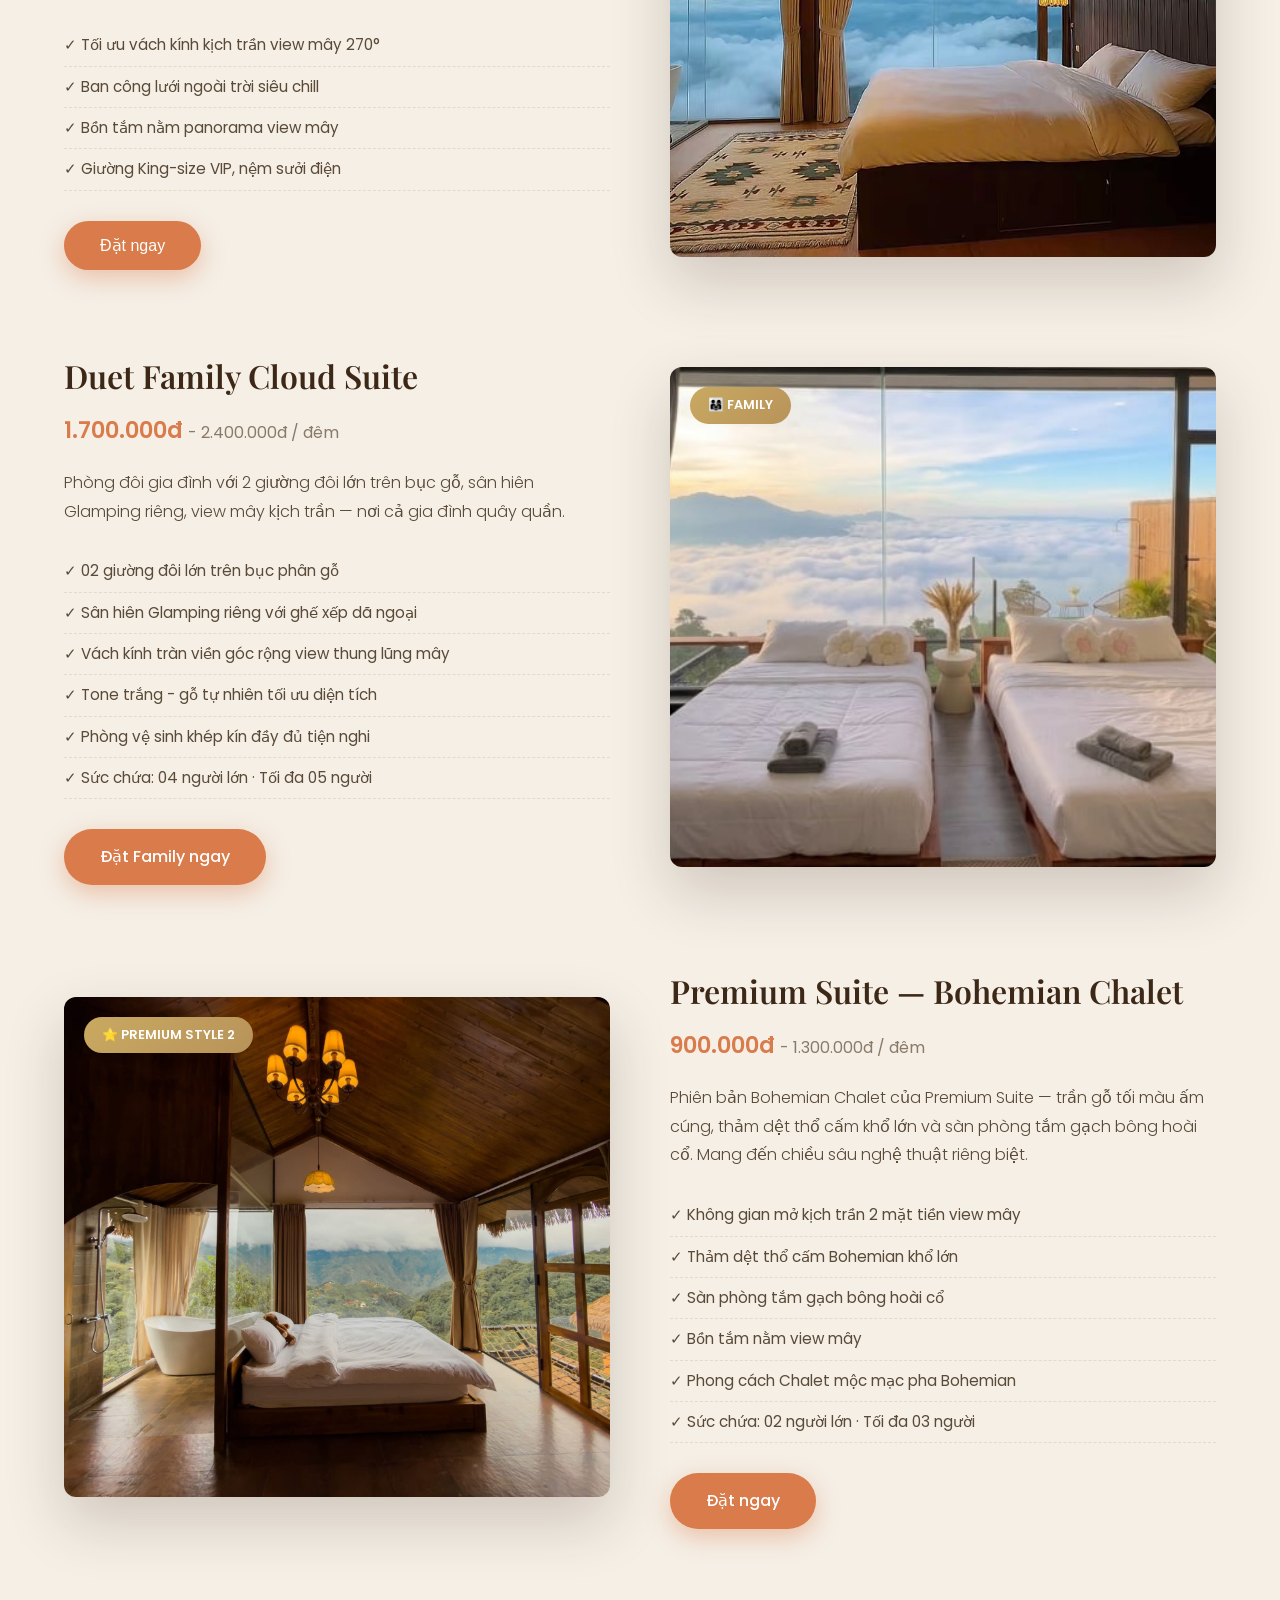
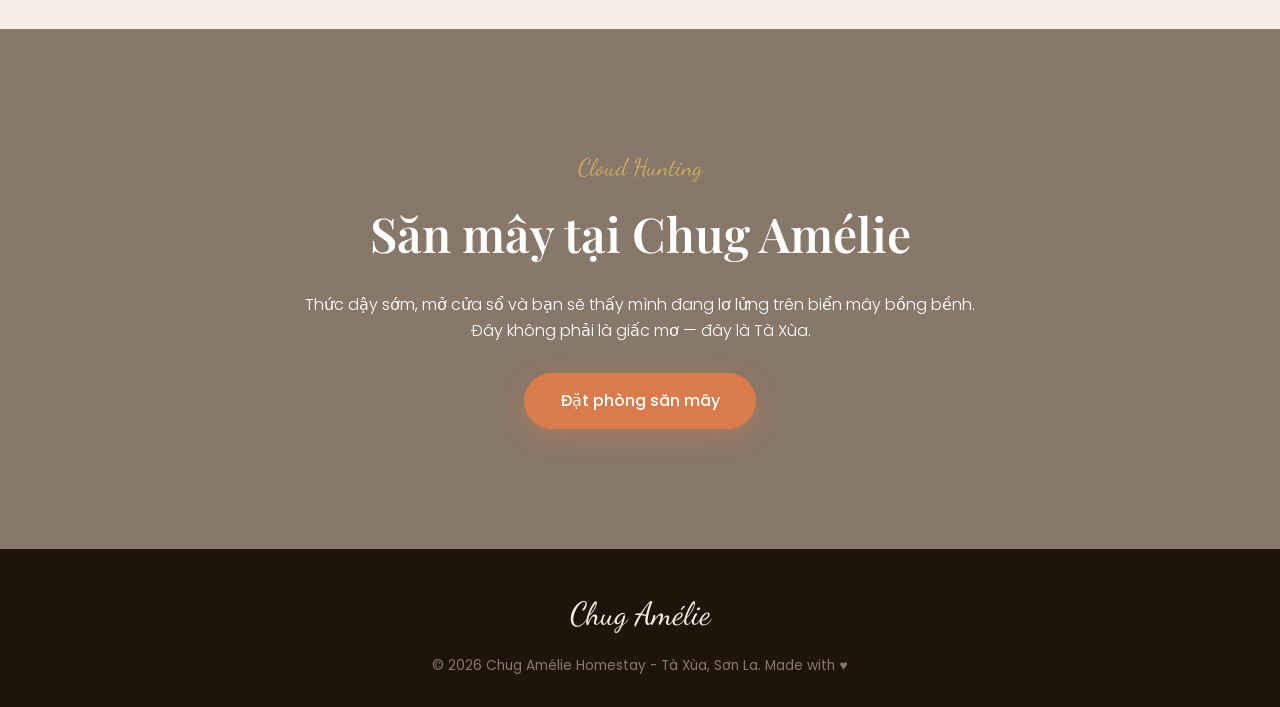
<file: suites.html>
<!DOCTYPE html>
<html lang="vi">
<head>
<meta charset="UTF-8">
<meta name="viewport" content="width=device-width, initial-scale=1.0">
<title>Signature Suites - Chug Amélie</title>
<link href="https://fonts.googleapis.com/css2?family=Playfair+Display:wght@400;600;700&family=Poppins:wght@300;400;500;600&family=Dancing+Script:wght@600&display=swap" rel="stylesheet">
<link rel="stylesheet" href="css/style.css">
</head>
<body>

<div class="loader" id="loader"><div class="loader-logo">Chug Amélie</div><div class="loader-bar"></div></div>
<div class="toast-container" id="toastContainer"></div>

<nav class="navbar" id="navbar">
<div class="logo">Chug Amélie</div>
<button class="menu-toggle" onclick="toggleMenu()">☰</button>
<ul class="nav-links" id="navLinks">
<li><a href="index.html">Trang chủ</a></li>
<li><a href="gian.html">Giới thiệu</a></li>
<li><a href="homestay.html">Homestay</a></li>
<li><a href="khuyen-mai.html">Khuyến mãi</a></li>
<li><a href="suites.html" class="active">Suites</a></li>
<li><a href="thu-vien.html">Thư viện</a></li>
<li><a href="danh-gia.html">Đánh giá</a></li>
<li><a href="lien-he.html">Liên hệ</a></li>
</ul>
<div class="nav-actions">
<button class="btn-notify" onclick="toggleNotifPanel()">🔔<span class="badge-count" id="notifCount">0</span></button>
<a href="tel:0325292907" class="btn-book">Đặt phòng</a>
</div>
</nav>

<div class="notif-panel" id="notifPanel">
<div class="notif-header"><h4>🔔 Thông báo</h4><button class="notif-clear" onclick="clearAllNotifs()">Xóa tất cả</button></div>
<div class="notif-body" id="notifBody"><div class="notif-empty">Chưa có thông báo nào</div></div>
</div>

<header class="page-header" style="background:linear-gradient(rgba(61,40,23,.75),rgba(61,40,23,.75)),url('images/room-premium.jpg') center/cover">
<h1>Signature Suites</h1>
<p>Bộ sưu tập phòng cao cấp — Dành cho những ai muốn trải nghiệm đỉnh cao của sự sang trọng giữa núi rừng Tà Xùa.</p>
<div class="breadcrumb"><a href="index.html">Trang chủ</a> / Suites</div>
</header>

<section class="suites">
<div class="section-label">Signature Suites</div>
<h2 class="section-title">Bộ sưu tập phòng cao cấp</h2>
<p class="section-subtitle">Dành cho những ai muốn trải nghiệm đỉnh cao của sự sang trọng giữa núi rừng Tà Xùa.</p>

<!-- Suite 1: Premium Style 1 -->
<div class="suite-row reveal">
<div class="suite-img"><img src="images/room-premium-2.jpg" alt="Premium Style 1"><div class="suite-badge">🌿 STYLE 1</div></div>
<div class="suite-info">
<h3>Premium — Nhà gỗ mộc nghệ thuật</h3>
<div class="suite-price">900.000đ <span style="font-size:1rem;color:#8a7a68;font-weight:400">- 1.300.000đ / đêm</span></div>
<p>Định hình theo phong cách Chalet mộc mạc pha Bohemian, nổi bật với trần ốp gỗ tối màu ấm cúng, riêng tư và mang chiều sâu nghệ thuật.</p>
<ul class="suite-features">
<li>✓ Không gian mở kịch trần 2 mặt tiền view mây</li>
<li>✓ Thảm dệt thổ cẩm Bohemian khổ lớn</li>
<li>✓ Sàn phòng tắm lát gạch bông hoài cổ</li>
<li>✓ Bồn tắm nằm view mây</li>
</ul>
<button class="btn-primary" onclick="openBookingModal('Premium — Nhà gỗ mộc nghệ thuật')">Đặt ngay</button>
</div>
</div>

<!-- Suite 2: Premium Style 2 -->
<div class="suite-row reverse reveal">
<div class="suite-img"><img src="images/room-premium.jpg" alt="Premium Style 2"><div class="suite-badge">⭐ STYLE 2</div></div>
<div class="suite-info">
<h3>Premium — Mái dốc gác mái Châu Âu</h3>
<div class="suite-price">900.000đ <span style="font-size:1rem;color:#8a7a68;font-weight:400">- 1.300.000đ / đêm</span></div>
<p>Định hình theo phong cách Warm Luxe Rustic với mái vòm dốc ốp gỗ nâu trầm sang trọng, kết hợp hệ đèn chùm Tân cổ điển tỏa ánh sáng ấm áp.</p>
<ul class="suite-features">
<li>✓ Tối ưu vách kính kịch trần view mây 270°</li>
<li>✓ Ban công lưới ngoài trời siêu chill</li>
<li>✓ Bồn tắm nằm panorama view mây</li>
<li>✓ Giường King-size VIP, nệm sưởi điện</li>
</ul>
<button class="btn-primary" onclick="openBookingModal('Premium — Mái dốc gác mái Châu Âu')">Đặt ngay</button>
</div>
</div>

<div class="suite-row reverse reveal">
<div class="suite-img"><img src="images/room-family.jpg" alt="Duet Family Cloud Suite"><div class="suite-badge">👨‍👩‍👧 FAMILY</div></div>
<div class="suite-info">
<h3>Duet Family Cloud Suite</h3>
<div class="suite-price">1.700.000đ <span style="font-size:1rem;color:#8a7a68;font-weight:400">- 2.400.000đ / đêm</span></div>
<p>Phòng đôi gia đình với 2 giường đôi lớn trên bục gỗ, sân hiên Glamping riêng, view mây kịch trần — nơi cả gia đình quây quần.</p>
<ul class="suite-features">
<li>✓ 02 giường đôi lớn trên bục phân gỗ</li>
<li>✓ Sân hiên Glamping riêng với ghế xếp dã ngoại</li>
<li>✓ Vách kính tràn viền góc rộng view thung lũng mây</li>
<li>✓ Tone trắng - gỗ tự nhiên tối ưu diện tích</li>
<li>✓ Phòng vệ sinh khép kín đầy đủ tiện nghi</li>
<li>✓ Sức chứa: 04 người lớn · Tối đa 05 người</li>
</ul>
<a href="homestay.html" class="btn-primary">Đặt Family ngay</a>
</div>
</div>

<div class="suite-row reveal">
<div class="suite-img"><img src="images/room-premium-2.jpg" alt="Premium Style 2"><div class="suite-badge">⭐ PREMIUM STYLE 2</div></div>
<div class="suite-info">
<h3>Premium Suite — Bohemian Chalet</h3>
<div class="suite-price">900.000đ <span style="font-size:1rem;color:#8a7a68;font-weight:400">- 1.300.000đ / đêm</span></div>
<p>Phiên bản Bohemian Chalet của Premium Suite — trần gỗ tối màu ấm cúng, thảm dệt thổ cấm khổ lớn và sàn phòng tắm gạch bông hoài cổ. Mang đến chiều sâu nghệ thuật riêng biệt.</p>
<ul class="suite-features">
<li>✓ Không gian mở kịch trần 2 mặt tiền view mây</li>
<li>✓ Thảm dệt thổ cấm Bohemian khổ lớn</li>
<li>✓ Sàn phòng tắm gạch bông hoài cổ</li>
<li>✓ Bồn tắm nằm view mây</li>
<li>✓ Phong cách Chalet mộc mạc pha Bohemian</li>
<li>✓ Sức chứa: 02 người lớn · Tối đa 03 người</li>
</ul>
<a href="homestay.html" class="btn-primary">Đặt ngay</a>
</div>
</div>
</section>

<section class="cloud-hunting">
<div class="section-label" style="color:var(--gd)">Cloud Hunting</div>
<h2>Săn mây tại Chug Amélie</h2>
<p>Thức dậy sớm, mở cửa sổ và bạn sẽ thấy mình đang lơ lửng trên biển mây bồng bềnh. Đây không phải là giấc mơ — đây là Tà Xùa.</p>
<a href="homestay.html" class="btn-primary">Đặt phòng săn mây</a>
</section>

<footer>
<div class="footer-logo">Chug Amélie</div>
<p>© 2026 Chug Amélie Homestay - Tà Xùa, Sơn La. Made with ♥</p>
</footer>

<button class="back-top" id="backTop" onclick="window.scrollTo({top:0,behavior:'smooth'})">↑</button>

<button class="chatbot-btn" onclick="toggleChat()">💬</button>
<div class="chat-window" id="chatWindow">
<div class="chat-header"><div><h4>Chug Amélie</h4><small>● Đang trực tuyến</small></div><button class="chat-close" onclick="toggleChat()">✕</button></div>
<div class="chat-body" id="chatBody"><div class="msg bot">Dạ vâng, Chug Amélie xin chào! Em có thể giúp gì ạ? 🌿</div></div>
<div class="chat-input"><input type="text" id="chatInput" placeholder="Nhập tin nhắn..." onkeypress="if(event.key==='Enter')sendMsg()"><button onclick="sendMsg()">Gửi</button></div>
</div>

<script src="js/script.js"></script>
</body>
</html>
</file>
<file: css/style.css>
*{margin:0;padding:0;box-sizing:border-box}
:root{--wd:#3d2817;--w:#8b5a2b;--cr:#f5efe6;--bg:#e8dcc8;--sn:#d97b4a;--gr:#4a5d3a;--tx:#2c2416;--wh:#fff;--gd:#c9a961;--sc:#4caf50;--er:#e74c3c}
html{scroll-behavior:smooth}
body{font-family:'Poppins',sans-serif;color:var(--tx);background:var(--cr);line-height:1.6;overflow-x:hidden}
h1,h2,h3{font-family:'Playfair Display',serif;font-weight:600}
.loader{position:fixed;inset:0;background:var(--wd);display:flex;flex-direction:column;align-items:center;justify-content:center;z-index:9999;transition:.8s}
.loader.hidden{opacity:0;visibility:hidden}
.loader-logo{font-family:'Dancing Script',cursive;font-size:3rem;color:var(--cr);margin-bottom:20px;animation:pulse 1.5s infinite}
.loader-bar{width:200px;height:2px;background:rgba(245,239,230,.2);overflow:hidden;border-radius:2px}
.loader-bar::after{content:'';display:block;height:100%;width:50%;background:var(--sn);animation:load 1.2s infinite}
@keyframes load{0%{transform:translateX(-100%)}100%{transform:translateX(200%)}}
@keyframes pulse{0%,100%{opacity:1}50%{opacity:.6}}

/* ===== NAVBAR ===== */
.navbar{position:fixed;top:0;left:0;right:0;padding:20px 5%;display:flex;justify-content:space-between;align-items:center;z-index:1000;transition:.4s;background:linear-gradient(180deg,rgba(61,40,23,.85) 0%,rgba(61,40,23,.55) 100%);backdrop-filter:blur(10px);-webkit-backdrop-filter:blur(10px)}
.navbar.scrolled{background:rgba(61,40,23,.97);backdrop-filter:blur(15px);-webkit-backdrop-filter:blur(15px);padding:12px 5%;box-shadow:0 2px 20px rgba(0,0,0,.15)}
.logo{font-family:'Dancing Script',cursive;font-size:2rem;font-weight:600;color:var(--wh);transition:.4s;text-decoration:none}
.nav-links{display:flex;gap:22px;list-style:none;align-items:center}
.nav-links a{text-decoration:none;color:var(--cr);font-size:.85rem;transition:.4s}
.nav-links a:hover{color:var(--gd)}
.nav-links a.active{color:var(--sn);font-weight:600}
.nav-actions{display:flex;align-items:center;gap:12px}
.btn-notify{position:relative;background:rgba(255,255,255,.15);border:1px solid rgba(255,255,255,.3);color:var(--wh);width:42px;height:42px;border-radius:50%;cursor:pointer;font-size:1.1rem;transition:.3s}
.btn-notify:hover{background:rgba(255,255,255,.25)}
.btn-notify .badge-count{position:absolute;top:-3px;right:-3px;background:var(--sn);color:var(--wh);font-size:.65rem;width:18px;height:18px;border-radius:50%;display:none;align-items:center;justify-content:center;font-weight:600}
.btn-notify .badge-count.show{display:flex}
.btn-book{background:var(--sn);color:var(--wh)!important;padding:10px 22px;border-radius:30px;font-weight:500!important;text-decoration:none;font-size:.85rem;transition:.3s}
.btn-book:hover{background:#c26a3c}
.menu-toggle{display:none;font-size:1.8rem;color:var(--wh);background:none;border:none;cursor:pointer}

/* ===== NOTIFICATION PANEL ===== */
.notif-panel{position:fixed;top:80px;right:25px;width:360px;max-width:calc(100vw - 40px);background:var(--wh);border-radius:12px;box-shadow:0 20px 60px rgba(0,0,0,.2);z-index:1001;opacity:0;visibility:hidden;transform:translateY(-15px);transition:.3s;overflow:hidden}
.notif-panel.open{opacity:1;visibility:visible;transform:translateY(0)}
.notif-header{background:var(--wd);color:var(--cr);padding:16px 20px;display:flex;justify-content:space-between;align-items:center}
.notif-clear{background:none;border:none;color:var(--cr);font-size:.8rem;cursor:pointer;opacity:.7}
.notif-body{max-height:400px;overflow-y:auto}
.notif-item{padding:15px 20px;border-bottom:1px solid #f0e8dc;display:flex;gap:12px;cursor:pointer}
.notif-icon{width:36px;height:36px;border-radius:50%;background:var(--sn);color:var(--wh);display:flex;align-items:center;justify-content:center;flex-shrink:0}
.notif-content small{color:#8a7a68;font-size:.75rem}
.notif-content p{font-size:.88rem;margin-top:2px}
.notif-empty{padding:40px 20px;text-align:center;color:#8a7a68}

/* ===== TOAST ===== */
.toast-container{position:fixed;top:100px;right:25px;z-index:3000;display:flex;flex-direction:column;gap:10px;pointer-events:none}
.toast{background:var(--wh);border-left:4px solid var(--sc);padding:15px 20px;border-radius:8px;box-shadow:0 10px 30px rgba(0,0,0,.15);min-width:300px;display:flex;gap:12px;animation:slideIn .4s;pointer-events:all}
.toast.error{border-left-color:var(--er)}
.toast-icon{width:30px;height:30px;border-radius:50%;background:var(--sc);color:var(--wh);display:flex;align-items:center;justify-content:center;flex-shrink:0}
.toast.error .toast-icon{background:var(--er)}
.toast-content strong{display:block;font-size:.9rem}
.toast-content p{font-size:.82rem;color:#6a5a48}
@keyframes slideIn{from{transform:translateX(120%);opacity:0}to{transform:translateX(0);opacity:1}}
@keyframes slideOut{to{transform:translateX(120%);opacity:0}}
.toast.removing{animation:slideOut .4s forwards}

/* ===== HERO ===== */
.hero{height:100vh;min-height:600px;position:relative;display:flex;flex-direction:column;justify-content:center;align-items:center;text-align:center;color:var(--wh);padding:0 20px;overflow:hidden}
.hero-slides{position:absolute;inset:0;z-index:-1}
.hero-slide{position:absolute;inset:0;background-size:cover;background-position:center;opacity:0;transition:opacity 1.5s}
.hero-slide.active{opacity:1}
.hero::before{content:'';position:absolute;inset:0;background:linear-gradient(rgba(0,0,0,.4),rgba(0,0,0,.6));z-index:0}
.hero-content{position:relative;z-index:1;max-width:900px}
.hero-subtitle{font-family:'Dancing Script',cursive;font-size:1.8rem;color:var(--gd);margin-bottom:15px}
.hero h1{font-size:clamp(2.5rem,6vw,5rem);margin-bottom:20px;text-shadow:2px 2px 20px rgba(0,0,0,.5)}
.hero p{font-size:clamp(1rem,1.5vw,1.2rem);max-width:650px;margin:0 auto 35px;font-weight:300}
.hero-buttons{display:flex;gap:15px;flex-wrap:wrap;justify-content:center}
.btn-primary,.btn-secondary{padding:15px 36px;border-radius:30px;text-decoration:none;font-weight:500;font-size:1rem;cursor:pointer;border:none;display:inline-flex;align-items:center;gap:8px;transition:.3s}
.btn-primary{background:var(--sn);color:var(--wh);box-shadow:0 8px 25px rgba(217,123,74,.4)}
.btn-primary:hover{background:#c26a3c;transform:translateY(-3px)}
.btn-secondary{background:rgba(255,255,255,.1);backdrop-filter:blur(10px);color:var(--wh);border:1.5px solid rgba(255,255,255,.5)}
.btn-secondary:hover{background:var(--wh);color:var(--wd)}
.hero-dots{position:absolute;bottom:40px;left:50%;transform:translateX(-50%);display:flex;gap:12px;z-index:2}
.hero-dot{width:10px;height:10px;border-radius:50%;background:rgba(255,255,255,.4);cursor:pointer;border:none}
.hero-dot.active{background:var(--sn);width:30px;border-radius:5px}
.reveal{opacity:0;transform:translateY(40px);transition:1s}
.reveal.visible{opacity:1;transform:translateY(0)}

/* ===== SECTIONS ===== */
section{padding:100px 5%;position:relative}
.page-header{padding:160px 5% 80px;background:linear-gradient(rgba(61,40,23,.75),rgba(61,40,23,.75)),url('../images/room-premium.jpg') center/cover;color:var(--wh);text-align:center;position:relative}
.page-header h1{font-size:clamp(2rem,4vw,3.2rem);margin-bottom:15px;text-shadow:2px 2px 15px rgba(0,0,0,.5)}
.page-header p{max-width:600px;margin:0 auto;font-weight:300;opacity:.95}
.page-header .breadcrumb{margin-top:20px;font-size:.85rem;opacity:.8}
.page-header .breadcrumb a{color:var(--gd);text-decoration:none}
.section-title{text-align:center;font-size:clamp(1.8rem,3vw,2.6rem);color:var(--wd);margin-bottom:15px}
.section-subtitle{text-align:center;color:#7a6a55;max-width:600px;margin:0 auto 60px;font-weight:300}
.section-label{text-align:center;font-family:'Dancing Script',cursive;color:var(--sn);font-size:1.5rem;margin-bottom:8px}

/* ===== ABOUT ===== */
.about{background:var(--cr)}
.about-grid{display:grid;grid-template-columns:1fr 1fr;gap:60px;align-items:center;max-width:1200px;margin:0 auto}
.about-text h3{font-size:2rem;color:var(--wd);margin-bottom:20px}
.about-text p{margin-bottom:18px;color:#5a4a38;font-weight:300}
.about-image img{width:100%;border-radius:8px;box-shadow:0 25px 60px rgba(61,40,23,.25)}
.quote{font-family:'Playfair Display',serif;font-style:italic;font-size:1.15rem;color:var(--sn);border-left:3px solid var(--sn);padding-left:20px;margin-top:25px}
.style-tags{display:flex;flex-wrap:wrap;gap:8px;margin-top:15px}
.style-tag{background:var(--bg);color:var(--wd);padding:6px 14px;border-radius:20px;font-size:.75rem}
.about-details{max-width:1200px;margin:80px auto 0}
.about-overview{background:var(--wh);padding:35px;border-radius:16px;box-shadow:0 15px 40px rgba(61,40,23,.08);margin-bottom:40px;border-left:5px solid var(--sn)}
.about-overview h3{font-size:1.6rem;color:var(--wd);margin-bottom:15px}
.about-overview p{color:#5a4a38;font-weight:300;line-height:1.8;margin-bottom:12px}
.about-overview .highlight{color:var(--sn);font-weight:600}
.room-types-grid{display:grid;grid-template-columns:repeat(auto-fit,minmax(300px,1fr));gap:25px;margin-bottom:40px}
.room-type-card{background:var(--wh);border-radius:16px;padding:25px;box-shadow:0 10px 30px rgba(61,40,23,.08);transition:.4s;border-top:4px solid var(--sn);display:flex;flex-direction:column}
.room-type-card:hover{transform:translateY(-8px);box-shadow:0 20px 50px rgba(61,40,23,.15)}
.room-type-card.premium-type{border-top-color:var(--gd);background:linear-gradient(145deg,#fffaf3,#fff5e8)}
.room-type-card.family-type{border-top-color:var(--gr)}
.room-type-header{display:flex;align-items:center;justify-content:space-between;margin-bottom:15px;flex-wrap:wrap;gap:10px}
.room-type-header h4{font-size:1.25rem;color:var(--wd)}
.room-type-badge{background:var(--sn);color:var(--wh);padding:4px 12px;border-radius:20px;font-size:.72rem;font-weight:600}
.room-type-badge.gold{background:linear-gradient(135deg,var(--gd),#b8935a)}
.room-type-badge.green{background:var(--gr)}
.room-type-img{width:100%;border-radius:12px;margin-bottom:15px;height:200px;object-fit:cover}
.room-type-desc{color:#5a4a38;font-size:.9rem;font-weight:300;line-height:1.7;margin-bottom:15px}
.room-type-features{list-style:none;margin-bottom:15px;flex:1}
.room-type-features li{font-size:.85rem;color:#5a4a38;padding:6px 0;display:flex;gap:8px;line-height:1.5}
.room-type-features li::before{content:'✓';color:var(--sc);font-weight:700}
.room-type-price{background:var(--cr);padding:12px 15px;border-radius:10px;font-size:.82rem;color:#5a4a38;line-height:1.8}
.room-type-price strong{color:var(--sn)}
.price-table-wrapper{background:var(--wh);border-radius:16px;padding:30px;box-shadow:0 15px 40px rgba(61,40,23,.08);overflow-x:auto}
.price-table-wrapper h3{font-size:1.5rem;color:var(--wd);margin-bottom:20px}
.price-table{width:100%;border-collapse:collapse;min-width:700px;font-size:.88rem}
.price-table thead{background:var(--wd);color:var(--cr)}
.price-table th{padding:14px 12px;text-align:left;font-size:.8rem;text-transform:uppercase}
.price-table td{padding:14px 12px;border-bottom:1px solid #f0e8dc;color:#5a4a38}
.price-table .room-name{font-weight:600;color:var(--wd)}
.price-table .price-normal{color:var(--sn);font-weight:600}
.price-table .price-weekend{color:var(--gd);font-weight:600}
.price-table .price-holiday{color:var(--er);font-weight:600}

/* ===== STATS ===== */
.stats{background:var(--wd);color:var(--cr);padding:60px 5%}
.stats-grid{display:grid;grid-template-columns:repeat(auto-fit,minmax(180px,1fr));gap:30px;max-width:1000px;margin:0 auto;text-align:center}
.stat h3{font-size:2.8rem;color:var(--gd);margin-bottom:5px}
.stat p{font-size:.9rem;color:#c9b8a3;letter-spacing:1px;text-transform:uppercase}

/* ===== ROOMS ===== */
.rooms{background:var(--bg)}
.rooms-grid{display:grid;grid-template-columns:repeat(auto-fit,minmax(320px,1fr));gap:35px;max-width:1250px;margin:0 auto}
.room-card{background:var(--wh);border-radius:12px;overflow:hidden;box-shadow:0 8px 30px rgba(61,40,23,.08);transition:.4s;display:flex;flex-direction:column;position:relative}
.room-card:hover{transform:translateY(-10px);box-shadow:0 25px 55px rgba(61,40,23,.2)}
.room-img{height:260px;overflow:hidden;position:relative}
.room-img img{width:100%;height:100%;object-fit:cover;transition:.6s}
.room-card:hover .room-img img{transform:scale(1.1)}
.room-body{padding:28px;flex:1;display:flex;flex-direction:column}
.room-body h3{font-size:1.4rem;color:var(--wd);margin-bottom:8px}
.room-price{color:var(--sn);font-weight:600;font-size:1.05rem;margin-bottom:15px}
.room-desc{color:#5a4a38;font-size:.92rem;font-weight:300;margin-bottom:20px;flex:1}
.room-tags{display:flex;flex-wrap:wrap;gap:8px;margin-bottom:20px}
.tag{background:var(--cr);color:var(--w);font-size:.75rem;padding:5px 12px;border-radius:20px}
.tag-rooms{background:linear-gradient(135deg,var(--sn),#b8542a);color:var(--wh);font-size:.75rem;padding:5px 12px;border-radius:20px;font-weight:600}
.tag-rooms.premium-tag{background:linear-gradient(135deg,var(--gd),#b8935a)}
.btn-room{background:var(--wd);color:var(--wh);padding:12px;border:none;border-radius:6px;font-weight:500;cursor:pointer;font-size:.95rem;text-align:center;text-decoration:none;display:block;transition:.3s}
.btn-room:hover{background:var(--sn)}
.badge-best{position:absolute;top:15px;right:15px;background:var(--sn);color:var(--wh);font-size:.7rem;padding:5px 12px;border-radius:20px;font-weight:600}
.premium-card{border:2px solid var(--gd)}
.premium-card-2{border:2px solid var(--w);background:linear-gradient(145deg,#f8f2e8,#efe6d6)}
.badge-premium-2{position:absolute;top:15px;right:15px;background:linear-gradient(135deg,var(--w),#5a3a20);color:var(--wh);font-size:.7rem;padding:6px 14px;border-radius:20px;font-weight:600}
.btn-premium-2{background:linear-gradient(135deg,var(--w),#5a3a20)!important}
.badge-premium{position:absolute;top:15px;right:15px;background:linear-gradient(135deg,var(--gd),#b8935a);color:var(--wh);font-size:.7rem;padding:6px 14px;border-radius:20px;font-weight:600}
.btn-premium{background:linear-gradient(135deg,var(--gd),#b8935a)!important}
.rooms-filter-bar{max-width:1250px;margin:0 auto 30px;background:var(--wh);border-radius:50px;padding:8px;box-shadow:0 8px 25px rgba(61,40,23,.08);display:flex;flex-wrap:wrap;gap:8px;align-items:center;justify-content:center;border:1px solid rgba(139,90,43,.1)}
.filter-chip{background:transparent;color:var(--wd);border:1.5px solid #e0d5c5;padding:10px 22px;border-radius:40px;font-family:'Poppins',sans-serif;font-size:.88rem;font-weight:500;cursor:pointer;transition:all .3s;display:inline-flex;align-items:center;gap:8px;white-space:nowrap}
.filter-chip:hover{background:var(--cr);border-color:var(--sn);transform:translateY(-2px)}
.filter-chip.active{background:var(--sn);color:var(--wh);border-color:var(--sn);box-shadow:0 6px 15px rgba(217,123,74,.4)}
.filter-chip .chip-count{background:rgba(255,255,255,.3);padding:2px 8px;border-radius:12px;font-size:.72rem;font-weight:600}
.filter-result{text-align:center;color:#5a4a38;font-size:.9rem;margin-bottom:30px;font-weight:300}
.filter-result strong{color:var(--sn);font-weight:600}
.room-card.filtered-out{display:none}
.room-status-info{background:linear-gradient(135deg,#f0fdf4,#e8f5e9);border-left:4px solid var(--sc);padding:12px 16px;border-radius:8px;margin-bottom:15px;font-size:.85rem;display:flex;align-items:center;gap:10px;color:#2e7d32}
.room-status-info.full{background:linear-gradient(135deg,#fef2f2,#fee2e2);border-left-color:var(--er);color:#c0392b}
.room-status-info .status-dot{width:8px;height:8px;border-radius:50%;background:var(--sc);animation:statusPulse 1.5s infinite;flex-shrink:0}
.room-status-info.full .status-dot{background:var(--er)}
@keyframes statusPulse{0%,100%{opacity:1;transform:scale(1)}50%{opacity:.5;transform:scale(1.3)}}
.no-results{text-align:center;padding:60px 20px;color:#8a7a68;grid-column:1/-1}
.no-results .icon{font-size:4rem;margin-bottom:20px;opacity:.5}
.no-results h3{font-size:1.4rem;color:var(--wd);margin-bottom:10px}

/* ===== CLOUD HUNTING ===== */
.cloud-hunting{background:linear-gradient(rgba(61,40,23,.6),rgba(61,40,23,.6)),url('../images/room-premium.jpg') center/cover fixed no-repeat;color:var(--wh);text-align:center;padding:120px 5%}
.cloud-hunting h2{font-size:clamp(2rem,4vw,3rem);margin-bottom:20px}
.cloud-hunting p{max-width:700px;margin:0 auto 30px;font-weight:300}

/* ===== PROMOTIONS ===== */
.promotions{background:linear-gradient(135deg,#fff5e8 0%,var(--cr) 100%);position:relative;overflow:hidden}
.promo-ticker{background:var(--sn);color:var(--wh);padding:10px 0;overflow:hidden;font-size:.9rem;font-weight:500}
.promo-ticker-track{display:flex;gap:40px;animation:ticker 30s linear infinite;white-space:nowrap;padding-left:100%}
@keyframes ticker{0%{transform:translateX(0)}100%{transform:translateX(-100%)}}
.combo-price-grid{display:grid;grid-template-columns:repeat(auto-fit,minmax(260px,1fr));gap:25px;max-width:1200px;margin:0 auto 50px}
.combo-price-card{background:var(--wh);border-radius:16px;padding:30px;box-shadow:0 15px 40px rgba(61,40,23,.1);text-align:center;position:relative;transition:.4s;border-top:5px solid var(--sn)}
.combo-price-card:hover{transform:translateY(-10px);box-shadow:0 25px 60px rgba(61,40,23,.2)}
.combo-price-card.hot{border-top-color:var(--er);background:linear-gradient(145deg,#fff,#fff5f5)}
.combo-price-card.hot::before{content:'🔥 HOT';position:absolute;top:15px;right:15px;background:var(--er);color:var(--wh);font-size:.7rem;padding:5px 12px;border-radius:20px;font-weight:600;letter-spacing:.5px;animation:statusPulse 2s infinite}
.combo-time{font-family:'Playfair Display',serif;font-size:1.15rem;color:var(--wd);margin-bottom:15px}
.combo-price{font-size:2.5rem;font-weight:700;color:var(--sn);font-family:'Playfair Display',serif;line-height:1}
.combo-price small{font-size:.85rem;color:#8a7a68;display:block;font-weight:400;margin-top:5px;font-family:'Poppins',sans-serif}
.combo-note{color:#5a4a38;font-size:.85rem;font-weight:300;margin-top:15px;line-height:1.6;padding-top:15px;border-top:1px dashed rgba(139,90,43,.2)}
.perks-box{background:linear-gradient(135deg,var(--wd) 0%,#5a3a20 100%);border-radius:20px;padding:40px;max-width:1200px;margin:0 auto 50px;color:var(--cr);position:relative;overflow:hidden}
.perks-box::before{content:'👑';position:absolute;top:-30px;right:20px;font-size:12rem;opacity:.05}
.perks-box h3{font-size:1.8rem;text-align:center;margin-bottom:10px;color:var(--gd)}
.perks-box>.perks-sub{text-align:center;font-weight:300;margin-bottom:30px;color:#c9b8a3;font-size:.95rem}
.perks-grid{display:grid;grid-template-columns:repeat(6,1fr);gap:20px;position:relative;z-index:1}
.perks-grid>.perk-item{grid-column:span 2}
.perks-grid>.perk-item:nth-child(4){grid-column:2/span 2}
.perks-grid>.perk-item:nth-child(5){grid-column:4/span 2}
.perk-item{background:rgba(255,255,255,.06);padding:20px;border-radius:12px;border-left:3px solid var(--gd);transition:.3s}
.perk-item:hover{background:rgba(255,255,255,.12);transform:translateX(5px)}
.perk-item .perk-icon{font-size:1.8rem;margin-bottom:10px}
.perk-item h4{font-size:.95rem;margin-bottom:8px;color:var(--gd);font-weight:600}
.perk-item p{font-size:.85rem;font-weight:300;line-height:1.6;opacity:.9}
.combo-options{max-width:1200px;margin:0 auto}
.combo-option{background:var(--wh);border-radius:16px;padding:35px;box-shadow:0 15px 40px rgba(61,40,23,.08);margin-bottom:30px}
.combo-option-header{display:flex;align-items:center;gap:15px;margin-bottom:20px;flex-wrap:wrap}
.combo-option-header .num{width:50px;height:50px;background:linear-gradient(135deg,var(--sn),var(--gd));border-radius:50%;display:flex;align-items:center;justify-content:center;color:var(--wh);font-weight:700;font-size:1.3rem;font-family:'Playfair Display',serif;flex-shrink:0}
.combo-option-header h3{font-size:1.6rem;color:var(--wd);margin:0}
.combo-option-header .combo-badge{background:linear-gradient(135deg,var(--gd),#b8935a);color:var(--wh);padding:5px 14px;border-radius:20px;font-size:.75rem;font-weight:600;margin-left:auto}
.combo-desc{color:#5a4a38;font-weight:300;line-height:1.8;margin-bottom:25px;padding:15px;background:var(--cr);border-radius:10px;border-left:3px solid var(--sn);font-size:.92rem}
.itinerary{list-style:none}
.itinerary-day{background:var(--cr);padding:20px;border-radius:12px;margin-bottom:15px}
.itinerary-day h5{font-size:1rem;color:var(--wd);margin-bottom:12px;display:flex;align-items:center;gap:8px;font-family:'Poppins',sans-serif;font-weight:600}
.itinerary-day h5 .day-num{background:var(--sn);color:var(--wh);padding:3px 10px;border-radius:15px;font-size:.7rem;font-weight:600}
.timeline-item{display:flex;gap:15px;padding:10px 0;border-bottom:1px dashed rgba(139,90,43,.15);font-size:.88rem;line-height:1.7}
.timeline-item:last-child{border-bottom:none}
.timeline-time{color:var(--sn);font-weight:600;flex-shrink:0;min-width:70px;font-family:'Playfair Display',serif}
.timeline-content{color:#5a4a38;font-weight:300;flex:1}
.timeline-content strong{color:var(--wd);font-weight:600}

/* ===== TRAVEL MAP ===== */
.travel-map-section{background:var(--cr);padding:80px 5%}
.map-container{max-width:1200px;margin:0 auto;background:var(--wh);border-radius:16px;overflow:hidden;box-shadow:0 20px 60px rgba(61,40,23,.15);position:relative}
.map-image{width:100%;display:block;cursor:zoom-in;transition:.6s}
.map-container:hover .map-image{transform:scale(1.02)}
.map-zoom-hint{position:absolute;bottom:20px;right:20px;background:rgba(61,40,23,.85);color:var(--cr);padding:10px 18px;border-radius:25px;font-size:.85rem;font-weight:500;display:flex;align-items:center;gap:8px;backdrop-filter:blur(10px);pointer-events:none}
.map-distances{max-width:1200px;margin:40px auto 0;display:grid;grid-template-columns:repeat(auto-fit,minmax(220px,1fr));gap:15px}
.distance-card{background:var(--wh);padding:16px 20px;border-radius:12px;box-shadow:0 8px 25px rgba(61,40,23,.08);display:flex;align-items:center;gap:12px;transition:.3s;border-left:4px solid var(--sn)}
.distance-card:hover{transform:translateY(-5px);box-shadow:0 15px 40px rgba(61,40,23,.15);border-left-color:var(--gd)}
.distance-icon{width:42px;height:42px;background:linear-gradient(135deg,var(--sn),var(--gd));border-radius:50%;display:flex;align-items:center;justify-content:center;font-size:1.2rem;flex-shrink:0}
.distance-info h4{font-size:.95rem;color:var(--wd);font-family:'Poppins',sans-serif;font-weight:600;margin-bottom:2px}
.distance-info p{font-size:.82rem;color:var(--sn);font-weight:600}
.map-lightbox{position:fixed;inset:0;background:rgba(0,0,0,.95);display:none;align-items:center;justify-content:center;z-index:3000;padding:20px;cursor:zoom-out}
.map-lightbox.open{display:flex}
.map-lightbox img{max-width:95%;max-height:90vh;border-radius:8px;box-shadow:0 0 80px rgba(0,0,0,.9)}
.map-lightbox .close-hint{position:absolute;top:25px;right:25px;background:rgba(255,255,255,.2);color:#fff;padding:10px 20px;border-radius:25px;font-size:.9rem;backdrop-filter:blur(10px)}

/* ===== SUITES ===== */
.suites{background:var(--cr)}
.suite-row{display:grid;grid-template-columns:1fr 1fr;gap:60px;align-items:center;max-width:1200px;margin:0 auto 80px}
.suite-row:last-child{margin-bottom:0}
.suite-row.reverse{direction:rtl}
.suite-row.reverse>*{direction:ltr}
.suite-img{position:relative;border-radius:12px;overflow:hidden;box-shadow:0 25px 60px rgba(61,40,23,.2)}
.suite-img img{width:100%;height:500px;object-fit:cover;display:block}
.suite-badge{position:absolute;top:20px;left:20px;background:linear-gradient(135deg,var(--gd),#b8935a);color:var(--wh);padding:8px 18px;border-radius:25px;font-size:.8rem;font-weight:600}
.suite-info h3{font-size:2rem;color:var(--wd);margin-bottom:12px}
.suite-price{color:var(--sn);font-weight:600;font-size:1.4rem;margin-bottom:20px}
.suite-info>p{color:#5a4a38;font-weight:300;margin-bottom:25px;line-height:1.8}
.suite-features{list-style:none;margin-bottom:30px}
.suite-features li{padding:8px 0;color:#5a4a38;font-size:.95rem;border-bottom:1px dashed rgba(139,90,43,.15)}

/* ===== GALLERY ===== */
.gallery{background:var(--bg)}
.gallery-grid{display:grid;grid-template-columns:repeat(auto-fit,minmax(240px,1fr));grid-auto-rows:240px;gap:15px;max-width:1300px;margin:0 auto}
.gallery-item{overflow:hidden;border-radius:8px;cursor:pointer;position:relative}
.gallery-item img{width:100%;height:100%;object-fit:cover;transition:.6s}
.gallery-item:hover img{transform:scale(1.1)}
.gallery-item::after{content:'🔍';position:absolute;inset:0;background:rgba(61,40,23,.5);display:flex;align-items:center;justify-content:center;font-size:2rem;opacity:0;transition:.3s}
.gallery-item:hover::after{opacity:1}
.gallery-item.tall{grid-row:span 2}
.gallery-item.wide{grid-column:span 2}
.lightbox{position:fixed;inset:0;background:rgba(0,0,0,.95);display:none;align-items:center;justify-content:center;z-index:2000;padding:20px}
.lightbox.open{display:flex}
.lightbox img{max-width:90%;max-height:85vh;border-radius:8px}
.lb-close,.lb-prev,.lb-next{position:absolute;background:rgba(255,255,255,.15);border:none;color:#fff;font-size:1.8rem;width:50px;height:50px;border-radius:50%;cursor:pointer;display:flex;align-items:center;justify-content:center}
.lb-close{top:25px;right:25px}
.lb-prev{left:25px;top:50%;transform:translateY(-50%)}
.lb-next{right:25px;top:50%;transform:translateY(-50%)}

/* ===== AMENITIES ===== */
.amenities{background:var(--cr)}
.amenities-grid{display:grid;grid-template-columns:repeat(auto-fit,minmax(280px,1fr));gap:30px;max-width:1200px;margin:0 auto}
.amenity{position:relative;height:380px;border-radius:12px;overflow:hidden;cursor:pointer;box-shadow:0 10px 30px rgba(61,40,23,.15)}
.amenity img{width:100%;height:100%;object-fit:cover;transition:.6s}
.amenity:hover img{transform:scale(1.15)}
.amenity-overlay{position:absolute;inset:0;background:linear-gradient(to top,rgba(61,40,23,.95),transparent 65%);display:flex;flex-direction:column;justify-content:flex-end;padding:30px;color:var(--wh)}
.amenity-overlay h3{font-size:1.5rem;margin-bottom:8px}
.amenity-overlay p{font-size:.9rem;font-weight:300}

/* ===== REVIEWS ===== */
.reviews{background:var(--bg)}
.reviews-container{max-width:1100px;margin:0 auto;display:grid;grid-template-columns:1fr 1.2fr;gap:50px}
.review-summary{background:var(--wh);padding:35px;border-radius:12px;box-shadow:0 8px 30px rgba(61,40,23,.08);position:sticky;top:100px;height:fit-content}
.review-summary h3{font-size:1.5rem;color:var(--wd);margin-bottom:20px;text-align:center}
.avg-score{text-align:center;padding-bottom:20px;border-bottom:1px dashed rgba(139,90,43,.2);margin-bottom:20px}
.avg-score .number{font-size:4rem;color:var(--sn);line-height:1;font-weight:700}
.avg-score .stars-display{font-size:1.3rem;color:var(--gd);margin:10px 0}
.rating-row{display:flex;align-items:center;gap:10px;margin-bottom:8px;font-size:.85rem}
.rating-row .label{width:40px}
.rating-row .bar-bg{flex:1;height:6px;background:#f0e8dc;border-radius:3px;overflow:hidden}
.rating-row .bar-fill{height:100%;background:var(--gd)}
.rating-row .count{width:30px;text-align:right}
.btn-write-review{width:100%;padding:14px;background:var(--sn);color:var(--wh);border:none;border-radius:8px;font-weight:500;cursor:pointer;font-size:1rem}
.reviews-list{display:flex;flex-direction:column;gap:20px}
.review-card{background:var(--wh);padding:25px;border-radius:12px;box-shadow:0 8px 30px rgba(61,40,23,.08)}
.review-card .review-head{display:flex;align-items:center;gap:12px;margin-bottom:12px}
.review-card .avatar{width:48px;height:48px;border-radius:50%;background:linear-gradient(135deg,var(--sn),var(--w));display:flex;align-items:center;justify-content:center;color:var(--wh);font-weight:600}
.review-card .review-stars{color:var(--gd);margin-left:auto}
.review-card .review-text{color:#5a4a38;font-size:.92rem;line-height:1.7}
.review-card .review-room-tag{display:inline-block;background:var(--cr);color:var(--w);padding:4px 12px;border-radius:15px;font-size:.75rem;margin-top:12px}

/* ===== MODAL ===== */
.modal-overlay{position:fixed;inset:0;background:rgba(0,0,0,.6);display:none;align-items:center;justify-content:center;z-index:2500;padding:20px;backdrop-filter:blur(5px)}
.modal-overlay.open{display:flex}
.modal{background:var(--wh);border-radius:15px;max-width:550px;width:100%;max-height:90vh;overflow-y:auto;padding:35px;position:relative}
.modal-close{position:absolute;top:15px;right:15px;background:var(--cr);border:none;border-radius:50%;width:36px;height:36px;font-size:1.2rem;cursor:pointer}
.modal h3{font-size:1.6rem;color:var(--wd);margin-bottom:8px;text-align:center}
.modal-subtitle{text-align:center;color:#8a7a68;font-size:.9rem;margin-bottom:25px}
.modal label{display:block;font-size:.88rem;color:var(--wd);font-weight:500;margin-bottom:8px}
.modal input,.modal textarea,.modal select{width:100%;padding:12px 15px;margin-bottom:15px;border:1.5px solid #e0d5c5;border-radius:8px;font-family:'Poppins',sans-serif;font-size:.92rem}
.star-picker{display:flex;gap:8px;margin-bottom:20px;justify-content:center}
.star-picker .star{font-size:2.2rem;color:#ddd;cursor:pointer;background:none;border:none}
.star-picker .star.active{color:var(--gd)}
.btn-submit-review{width:100%;padding:14px;background:var(--sn);color:var(--wh);border:none;border-radius:8px;font-weight:500;cursor:pointer;font-size:1rem}
.success-modal .modal{text-align:center;max-width:450px}
.success-icon{width:90px;height:90px;background:var(--sc);border-radius:50%;display:flex;align-items:center;justify-content:center;color:var(--wh);font-size:3rem;margin:0 auto 20px}
.success-modal .booking-code{background:var(--cr);padding:12px 20px;border-radius:8px;margin:20px 0;font-size:1.3rem;color:var(--sn);font-weight:600;letter-spacing:2px}

/* ===== CONTACT ===== */
.contact{background:var(--wd);color:var(--cr)}
.contact .section-title{color:var(--cr)}
.contact .section-subtitle{color:#c9b8a3}
.contact-grid{display:grid;grid-template-columns:1fr 1fr;gap:60px;max-width:1100px;margin:0 auto}
.contact-info h3{font-size:1.5rem;margin-bottom:25px}
.contact-item{display:flex;gap:15px;margin-bottom:22px}
.contact-icon{width:45px;height:45px;background:var(--sn);border-radius:50%;display:flex;align-items:center;justify-content:center;font-size:1.2rem;flex-shrink:0}
.contact-item p{font-size:.95rem;font-weight:300}
.contact-item strong{display:block;margin-bottom:3px}
.contact-item a{color:var(--cr);text-decoration:none}
.contact-form{background:rgba(255,255,255,.05);padding:35px;border-radius:12px}
.contact-form input,.contact-form textarea,.contact-form select{width:100%;padding:13px 15px;margin-bottom:15px;background:rgba(255,255,255,.08);border:1px solid rgba(255,255,255,.15);border-radius:6px;color:var(--cr);font-family:'Poppins',sans-serif}
.contact-form input::placeholder,.contact-form textarea::placeholder{color:#a89a88}
.contact-form button{width:100%;padding:14px;background:var(--sn);color:var(--wh);border:none;border-radius:6px;font-weight:500;cursor:pointer;font-size:1rem}

/* ===== FOOTER ===== */
footer{background:#1f1408;color:#8a7a68;text-align:center;padding:40px 5% 30px;font-size:.85rem}
footer .footer-logo{font-family:'Dancing Script',cursive;font-size:2rem;color:var(--cr);margin-bottom:15px}
footer a{color:var(--sn);text-decoration:none}

/* ===== BACK TO TOP ===== */
.back-top{position:fixed;bottom:100px;right:25px;width:50px;height:50px;background:var(--wd);color:var(--cr);border:none;border-radius:50%;font-size:1.3rem;cursor:pointer;z-index:997;opacity:0;visibility:hidden;transition:.3s}
.back-top.visible{opacity:1;visibility:visible}

/* ===== CHATBOT ===== */
.chatbot-btn{position:fixed;bottom:25px;right:25px;width:60px;height:60px;background:var(--sn);border-radius:50%;display:flex;align-items:center;justify-content:center;color:var(--wh);font-size:1.5rem;cursor:pointer;z-index:999;border:none}
.chat-window{position:fixed;bottom:100px;right:25px;width:360px;max-width:calc(100vw - 50px);height:500px;background:var(--wh);border-radius:15px;display:none;flex-direction:column;z-index:998;overflow:hidden}
.chat-window.open{display:flex}
.chat-header{background:var(--wd);color:var(--cr);padding:18px 20px;display:flex;justify-content:space-between;align-items:center}
.chat-close{background:none;border:none;color:var(--cr);font-size:1.3rem;cursor:pointer}
.chat-body{flex:1;padding:18px;overflow-y:auto;background:var(--cr);display:flex;flex-direction:column;gap:12px}
.msg{max-width:80%;padding:10px 14px;border-radius:15px;font-size:.88rem;line-height:1.5}
.msg.bot{background:var(--wh);align-self:flex-start}
.msg.user{background:var(--sn);color:var(--wh);align-self:flex-end}
.chat-input{display:flex;padding:12px;background:var(--wh);border-top:1px solid #eee}
.chat-input input{flex:1;border:none;padding:10px;outline:none}
.chat-input button{background:var(--sn);color:var(--wh);border:none;padding:10px 18px;border-radius:25px;cursor:pointer}

/* ===== RESPONSIVE ===== */
@media (max-width:900px){
.about-grid,.contact-grid,.reviews-container{grid-template-columns:1fr;gap:40px}
.about-image{order:-1}
.suite-row{grid-template-columns:1fr;gap:35px}
.suite-row.reverse{direction:ltr}
.suite-img img{height:350px}
.review-summary{position:static}
.gallery-item.wide{grid-column:span 1}
.perks-grid{grid-template-columns:repeat(2,1fr)}
.perks-grid>.perk-item{grid-column:auto!important}
}
@media (max-width:768px){
.menu-toggle{display:block}
.nav-links{position:fixed;top:0;right:-100%;width:75%;height:100vh;background:var(--wd);flex-direction:column;justify-content:center;gap:30px;transition:right .4s;z-index:999}
.nav-links.open{right:0}
.nav-links a{color:var(--cr);font-size:1.1rem}
section{padding:70px 5%}
.rooms-filter-bar{border-radius:16px;padding:12px;gap:6px}
.filter-chip{padding:8px 16px;font-size:.78rem}
.price-table th,.price-table td{padding:10px 8px;font-size:.78rem}
.combo-price{font-size:2rem}
.perks-box{padding:25px}
.combo-option{padding:25px}
.combo-option-header h3{font-size:1.3rem}
.map-zoom-hint{font-size:.75rem;padding:8px 14px}
.perks-grid{grid-template-columns:1fr}
.perks-grid>.perk-item{grid-column:auto!important}
}
</file>
